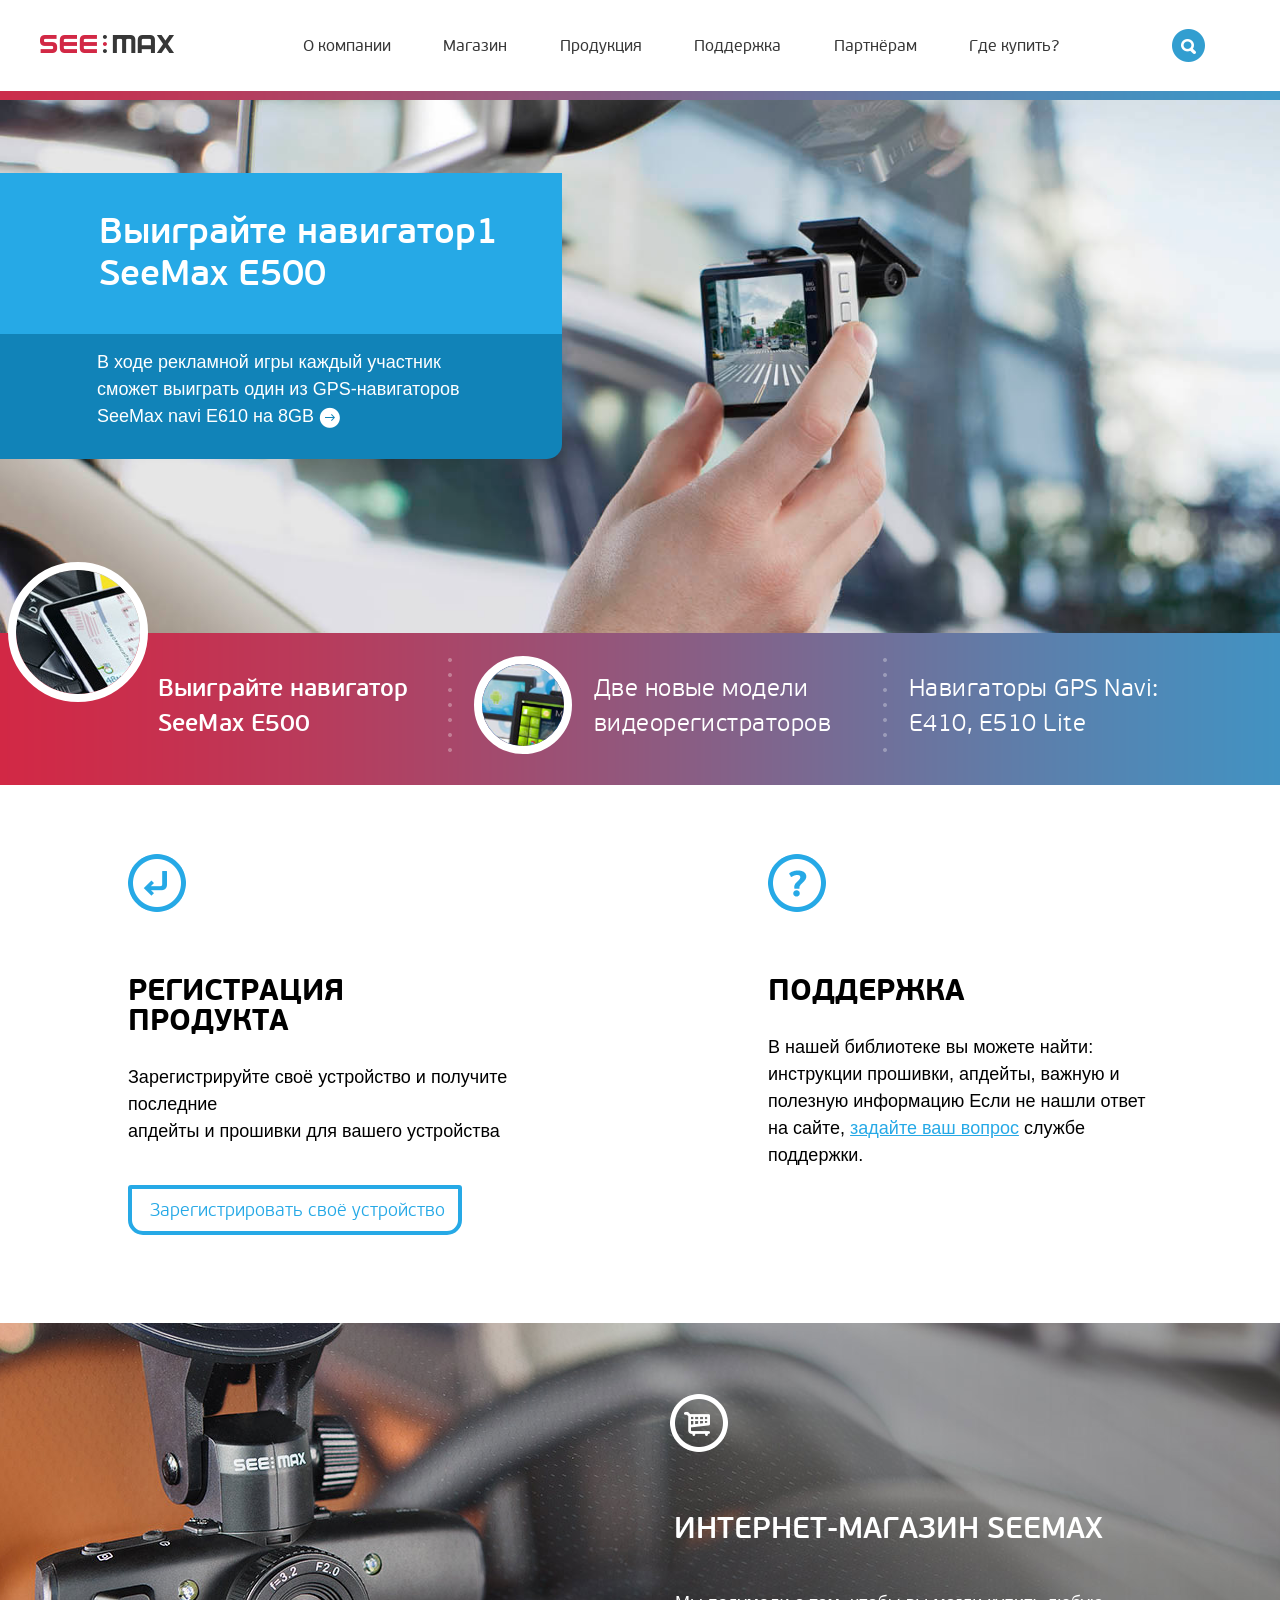
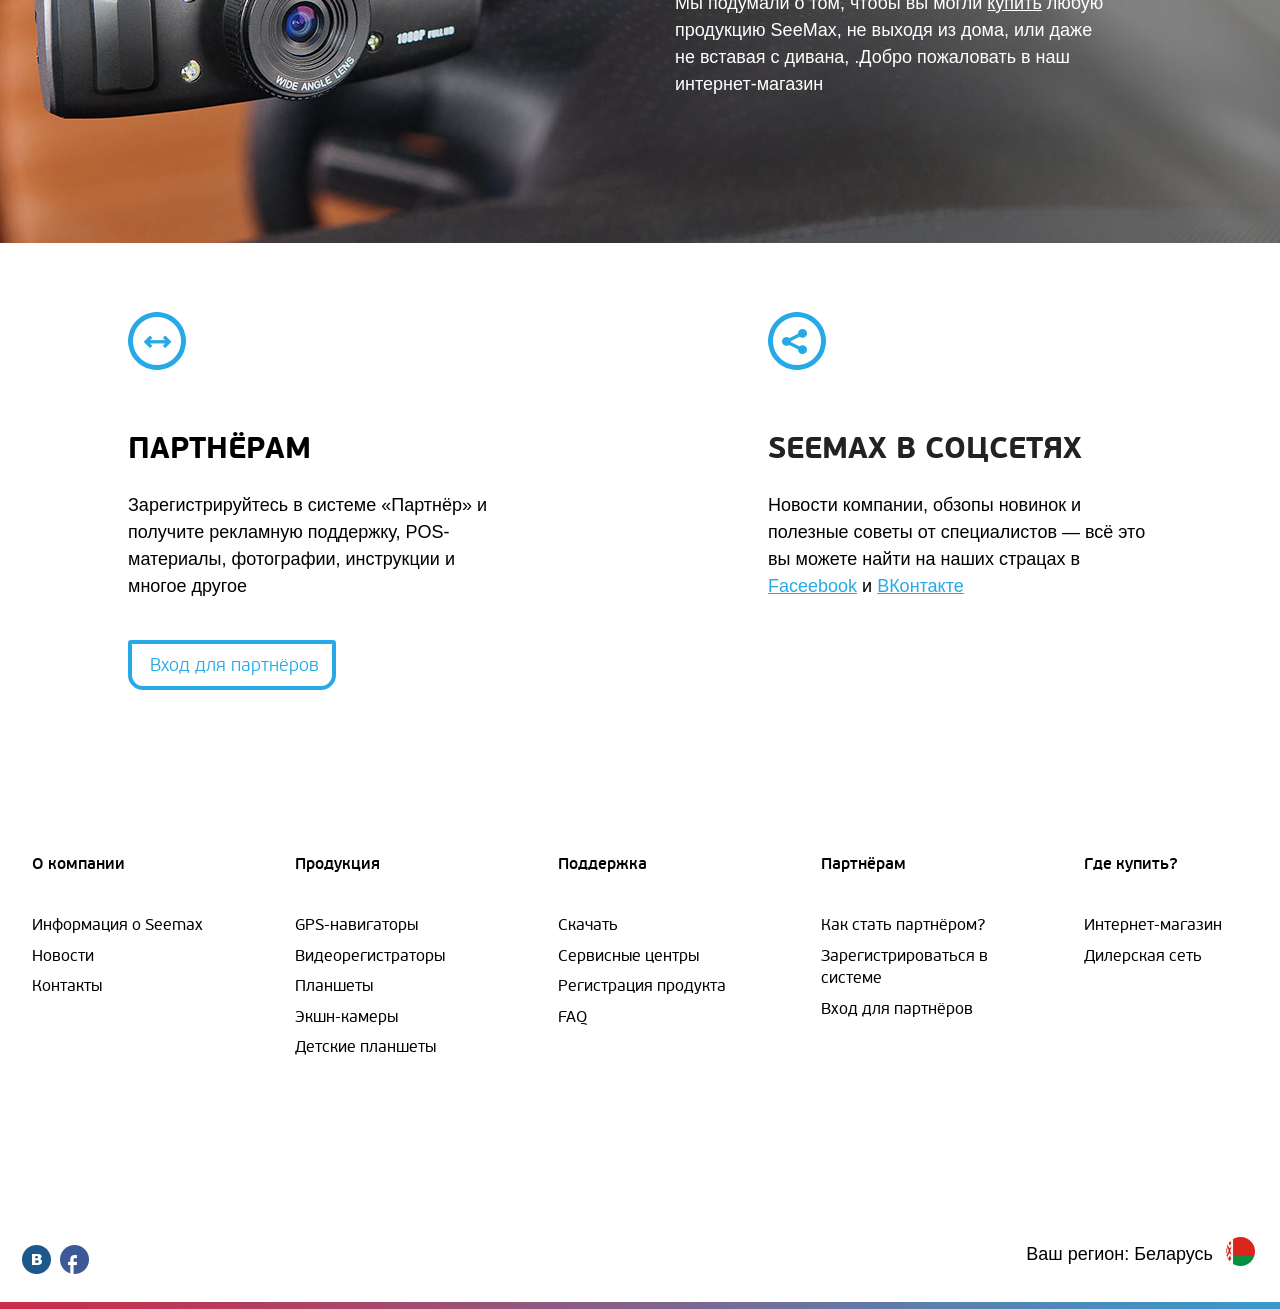
<file: index.html>
<!DOCTYPE html>
<html>
    <head>
	<meta charset="UTF-8" />
	<title>see:max</title>
	<link rel="stylesheet" type="text/css" href="public/css/desktop.css">
	<link rel="stylesheet" type="text/css" href="public/css/lib/default.css">
	<link rel="stylesheet" type="text/css" href="public/css/media-queries.css">

        <script type="text/javascript" src="public/js/lib/jquery-1.8.3.min.js"></script>
        <script type="text/javascript" src="public/js/main.js"></script>

</head>
<body>
	<div class="header">
			<div class="headerBord">
				<div class="header__bord bord_p"></div><!--footer__bord bord_p-->
				<div class="header__bord bord_b"></div><!--footer__bord bord_b-->
				<div class="header__bord bord_g"></div><!--footer__bord bord_g-->
			</div><!--hederBord-->
			<div class="header__search">
				<div class="header__searchI">
					<div class="logo">
						<a href="#"><img src="public/i/logo.png" alt=""></a>
					</div><!--logo-->
					<div class="search__slog">
						<i></i>
						<input type="text">
					</div><!--search__slog-->
					<i class="close_ar"></i>
					<i class="close_cross"></i>
				</div><!--header__searchI-->
				<div class="search__menu">
					<div class="search__bord bord_p"></div><!--footer__bord bord_p-->
					<div class="search__bord bord_b"></div><!--footer__bord bord_b-->
					<div class="serch__menuI">
						<ul>
							<li><a href="#"><span>Акция! Выиграйте наигатор SeeMax E500</span><i></i></a></li>
							<li><a href="#"><span>Обзор наигатора SeeMax E500</span><i></i></a></li>
							<li><a href="#"><span>Купить наигатор SeeMax E500</span><i></i></a></li>
						</ul>
					</div><!--serch__menuI-->
				</div><!--search__menu-->
			</div><!--header__search-->
			<div class="header__i">
				<div class="header__norm">
					<div class="logo">
						<a href="#"><img src="public/i/logo.png" alt=""></a>
					</div><!--logo-->
					<div class="mainMenu">
						<ul>
							<li><a href="#">О компании</a></li>
							<li><a href="#">Магазин</a></li>
							<li class="with-sub"><a href="#">Продукция</a></li>
							<li><a href="#">Поддержка</a></li>
							<li><a href="#">Партнёрам</a></li>
							<li><a href="#">Где купить?</a></li>
						</ul>
					</div><!--mainMenu-->
					<div class="search">
						<i></i>
					</div><!--search-->
				</div><!--header__norm-->
			</div><!--header__i-->
			<div class="mainMenu__add">
				<div class="search__bord bord_p"></div>
				<div class="search__bord bord_b"></div>
				<div class="mainMenu__add_i">
					<ul>
						<li><a href="#">GPS-навигаторы</a></li>
						<li><a href="#">Видеорегистраторы</a></li>
						<li><a href="#">Планшеты</a></li>
						<li><a href="#">Экшн-камеры</a></li>
						<li><a href="#">Детские планшеты</a></li>
					</ul>
				</div>
			</div><!--mainMenu__add-->
		</div><!--header-->
	<div class="page">
		<div class="centralPage">
			<div class="sliderBox">
				<div class="slider__i slider_bg_1">
					<div class="slider__ii">
						<a href="#" class="linkSlide"><img src="public/i/img/pic1.jpg"></a>
						<a href="#" class="slider__title">
							<h2>Выиграйте навигатор1 <br />SeeMax E500</h2>
							<div class="slider__txt">
								В ходе рекламной игры каждый участник сможет выиграть один из GPS-навигаторов SeeMax navi E610 на 8GB <i class="arDescr"></i>
							</div><!--slider__txt-->
						</a><!--slider__title-->
					</div>
				</div>
				<div class="slider__i slider_bg_2">
					<div class="slider__ii">
						<a href="#" class="linkSlide"><img src="public/i/img/pic2.jpg"></a>
						<a href="#" class="slider__title">
							<h2>Выиграйте навигатор2 <br />SeeMax E500</h2>
							<div class="slider__txt">
								В ходе рекламной игры каждый участник сможет выиграть один из GPS-навигаторов SeeMax navi E610 на 8GB <i class="arDescr"></i>
							</div><!--slider__txt-->
						</a><!--slider__title-->
					</div>
				</div>
				<div class="slider__i slider_bg_3">
					<div class="slider__ii">
						<a href="#" class="linkSlide"><img src="public/i/img/pic3.jpg"></a>
						<a href="#" class="slider__title">
							<h2>Выиграйте навигатор3 <br />SeeMax E500</h2>
							<div class="slider__txt">
								В ходе рекламной игры каждый участник сможет выиграть один из GPS-навигаторов SeeMax navi E610 на 8GB <i class="arDescr"></i>
							</div><!--slider__txt-->
						</a><!--slider__title-->
					</div><!--slider__ii-->
				</div><!--slider__i-->

				<div class="slider__nav">
					<div class="nav__i cur" slide="1">
						<div class="nav__img">
							<div class="boxImg">
								<img src="public/i/img/minipic2.jpg" alt="">
							</div><!--boxImg-->
						</div><!--nav__img-->
						<div class="nav__title">
							Выиграйте навигатор <br />SeeMax E500
						</div><!--nav__title-->
					</div><!--nav__i-->
					<div class="nav__i" slide="2">
						<div class="nav__img">
							<div class="boxImg">
								<img src="public/i/img/minipic.jpg" alt="">
							</div><!--boxImg-->
						</div><!--nav__img-->
						<div class="nav__title">
							Две новые модели <br />видеорегистраторов
						</div><!--nav__title-->
					</div><!--nav__i-->
					<div class="nav__i" slide="3">
						<div class="nav__title">
							Навигаторы GPS Navi: <br />E410, E510 Lite
						</div><!--nav__title-->
					</div><!--nav__i-->
				</div><!--slider__nav-->
			</div><!--sliderBox-->
			<div class="optionBox">
				<div class="optionItem left">
					<i class="optionIcon icon_reg"></i>
					<h3 class="optionTitle"><a href="#">Регистрация продукта</a></h3>
					<div class="optionDescr">
						Зарегистрируйте своё устройство и получите последние <br>апдейты и прошивки для вашего устройства
					</div><!--optionDescr-->
					<a href="#" class="cloudBtn"> Зарегистрировать своё устройство</a>
				</div><!--optionItem-->
				<div class="optionItem right">
					<i class="optionIcon icon_help"></i>
					<h3 class="optionTitle"><a href="#">Поддержка</a></h3>
					<div class="optionDescr">
						В нашей библиотеке вы можете найти: инструкции прошивки, апдейты, важную и полезную  информацию Если не нашли ответ на сайте, <a href="#">задайте  ваш вопрос</a> службе поддержки.
					</div><!--optionDescr-->
				</div><!--optionItem-->
			</div><!--optionBox-->
			<div class="bannerBox">
				<div class="bannerBox__i">
					<div class="bannerDescr">
						<i class="iconBan"></i>
						<h3 class="titleBan"><a href="#">Интернет-магазин Seemax</a></h3>
						<div class="txtBan">
							Мы подумали о том, чтобы вы могли <a href="#">купить</a> любую продукцию SeeMax, не выходя из дома, или даже не вставая с дивана, .Добро пожаловать в наш интернет-магазин
						</div><!--txtBan-->
					</div><!--bannerDescr-->
				</div><!--bannerBox__i-->
			</div><!--bannerBox-->
			<div class="optionBox">
				<div class="optionItem left">
					<i class="optionIcon icon_part"></i>
					<h3 class="optionTitle"><a href="#">Партнёрам</a></h3>
					<div class="optionDescr">
						Зарегистрируйтесь в системе «Партнёр» и получите
						рекламную поддержку, POS-материалы, фотографии,
						инструкции и многое другое
					</div><!--optionDescr-->
					<a href="#" class="cloudBtn">Вход для партнёров</a>
				</div><!--optionItem-->
				<div class="optionItem right">
					<i class="optionIcon icon_soc"></i>
					<h3 class="optionTitle">Seemax в соцсетях</h3>
					<div class="optionDescr">
						Новости компании, обзопы новинок и полезные советы
						от специалистов — всё это вы можете найти на наших
						страцах в <a href="#">Faceebook</a> и <a href="#">ВКонтакте</a>
					</div><!--optionDescr-->
				</div><!--optionItem-->
			</div><!--optionBox-->
		</div><!--centralPage-->
		<div class="addMenu">
			<ul class="cols">
				<li class="titleLink"><a href="#">О компании</a></li>
				<li><a href="#">Информация о Seemax</a></li>
				<li><a href="#">Новости</a></li>
				<li><a href="#">Контакты</a></li>
			</ul>
			<ul class="cols">
				<li class="titleLink"><a href="#">Продукция</a></li>
				<li><a href="#">GPS-навигаторы</a></li>
				<li><a href="#">Видеорегистраторы</a></li>
				<li><a href="#">Планшеты</a></li>
				<li><a href="#">Экшн-камеры</a></li>
				<li><a href="#">Детские планшеты</a></li>
			</ul>
			<ul class="cols">
				<li class="titleLink"><a href="#">Поддержка</a></li>
				<li><a href="#">Скачать</a></li>
				<li><a href="#">Сервисные центры</a></li>
				<li><a href="#">Регистрация продукта</a></li>
				<li><a href="#">FAQ</a></li>
			</ul>
			<ul class="cols">
				<li class="titleLink"><a href="#">Партнёрам</a></li>
				<li><a href="#">Как стать партнёром?</a></li>
				<li><a href="#">Зарегистрироваться в системе</a></li>
				<li><a href="#">Вход для партнёров</a></li>
			</ul>
			<ul class="cols">
				<li class="titleLink"><a href="#">Где купить?</a></li>
				<li><a href="#">Интернет-магазин</a></li>
				<li><a href="#">Дилерская сеть</a></li>
			</ul>
		</div><!--addMenu-->
		<div class="footer">
			<div class="footerBord">
				<div class="footer__bord bord_p"></div><!--footer__bord bord_p-->
				<div class="footer__bord bord_b"></div><!--footer__bord bord_b-->
				<div class="footer__bord bord_g"></div><!--footer__bord bord_g-->
			</div><!--footerBord-->
			<div class="footer__i">
				<div class="social_f">
					<a href="#" class="vk"></a>
					<a href="#" class="fb"></a>
				</div><!--social_f-->
				<div class="region">
					Ваш регион: <span>Беларусь <i></i></span>
					<a href="#" class="rus">Россия <i></i></a>
					<a href="#" class="uk">Украина <i></i></a>
				</div><!--region-->
			</div><!--footer__i-->
		</div><!--footer-->
	</div><!--page-->
</body>
</html>
</file>
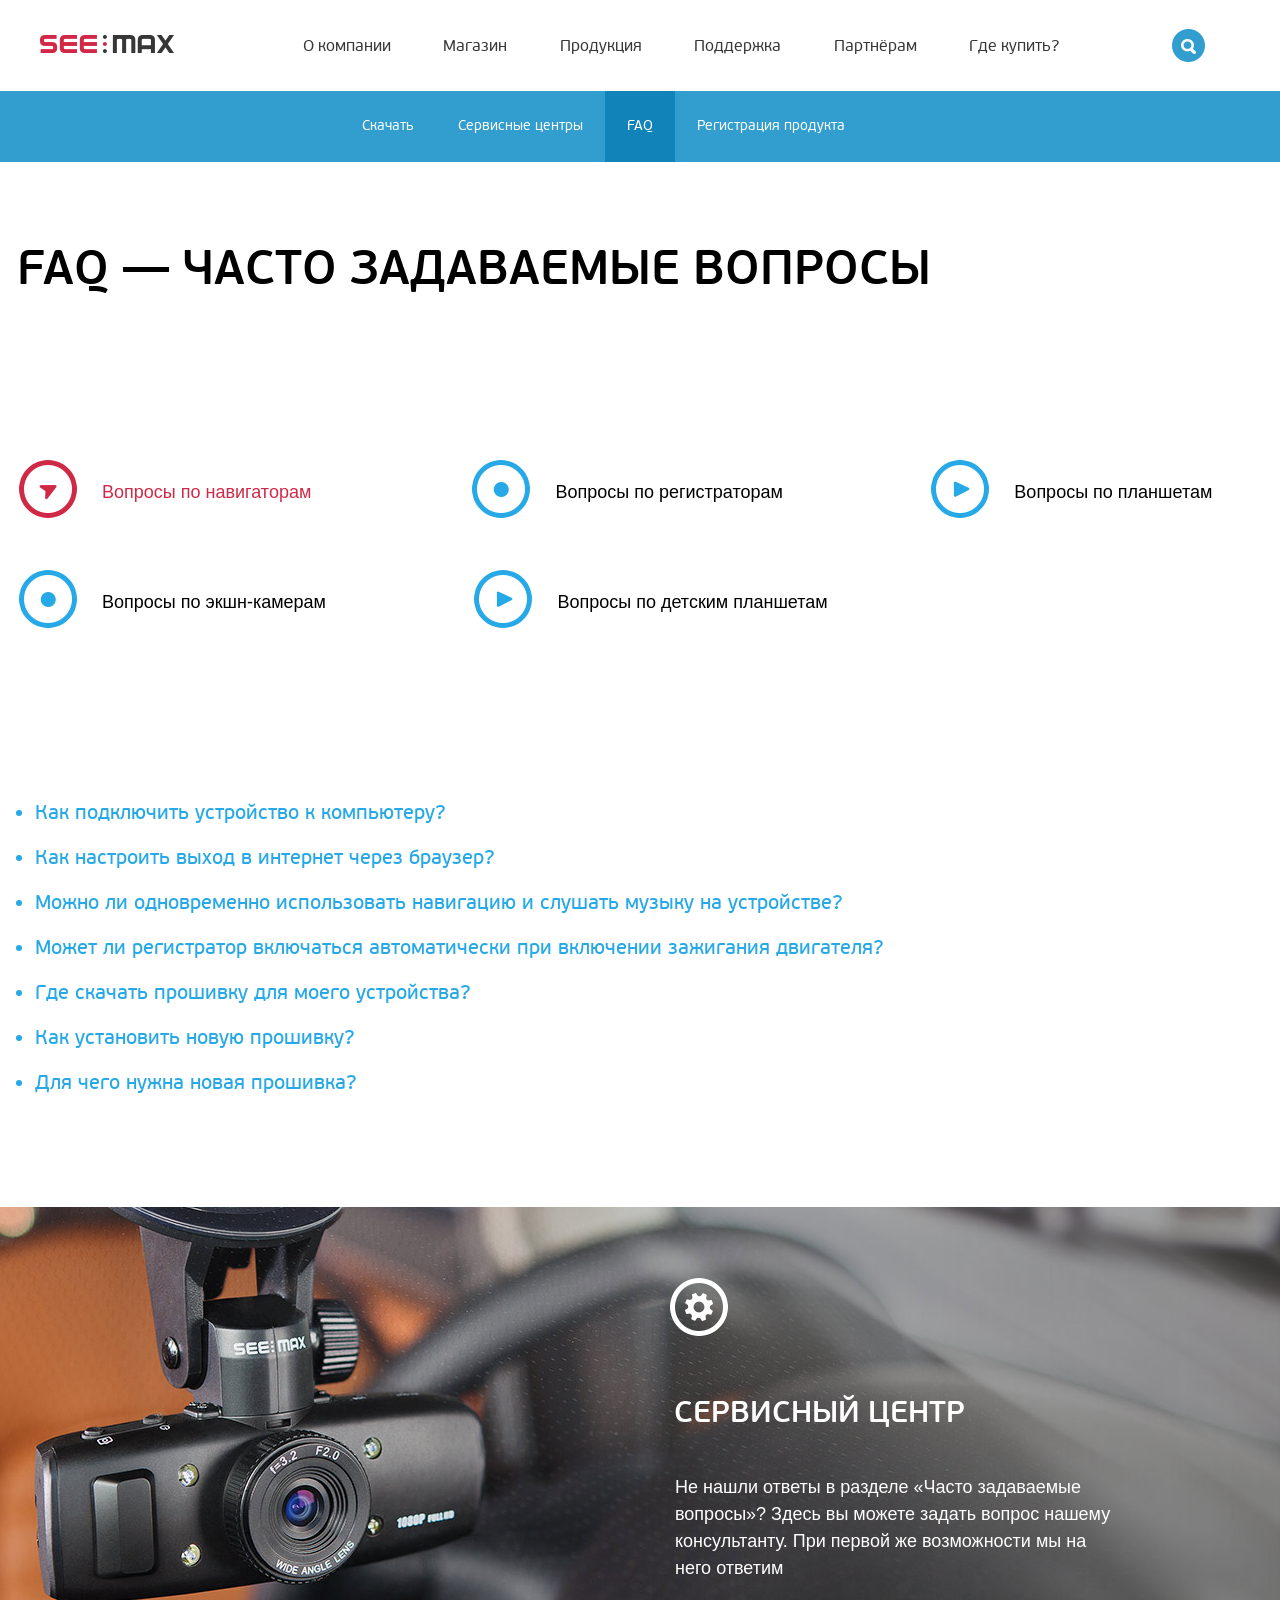
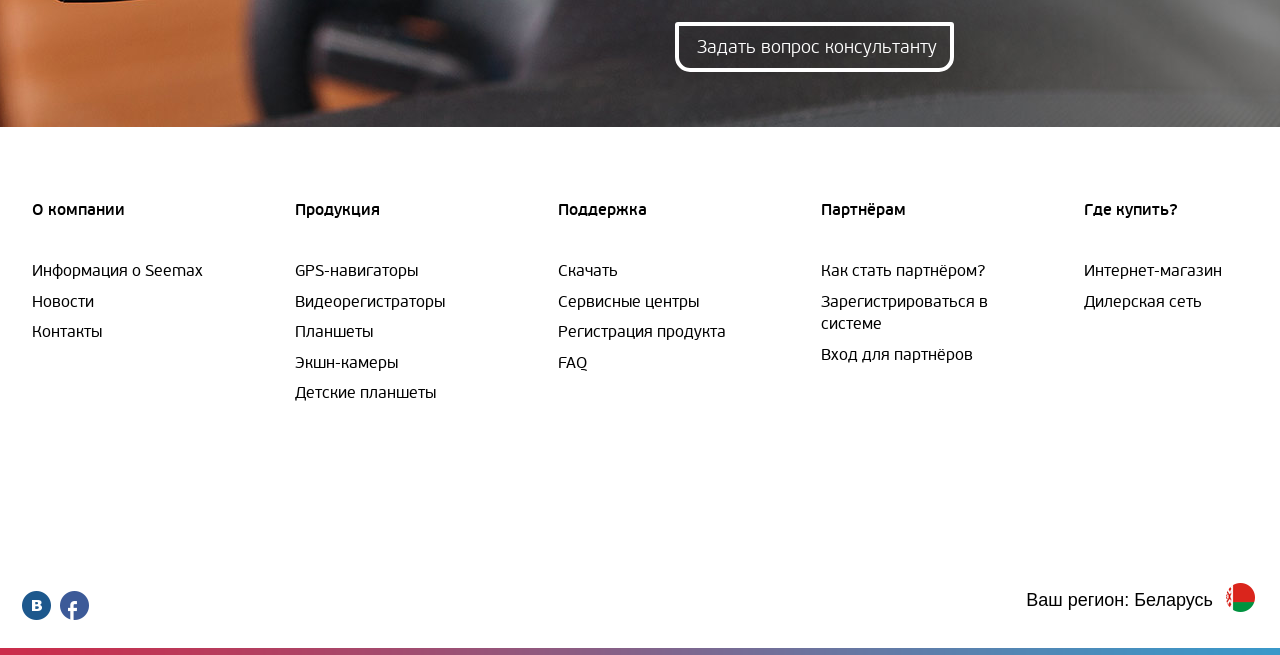
<file: faq.html>
<!DOCTYPE html>
<html>
<head>
	<meta charset="UTF-8" />
	<title>see:max</title>
	<link rel="stylesheet" type="text/css" href="public/css/desktop.css">
	<link rel="stylesheet" type="text/css" href="public/css/lib/default.css">
    <script type="text/javascript" src="public/js/lib/jquery-1.8.3.min.js"></script>
    <script type="text/javascript" src="public/js/main.js"></script>
    <script type="text/javascript" src="public/js/lib/jquery/jquery.carouFredSel-6.1.0-packed.js"></script>
</head>
<body>
	<div class="page second">
		<div class="header">
			<div class="header__search">
				<div class="header__searchI">
					<div class="logo">
						<a href="#"><img src="public/i/logo.png" alt=""></a>
					</div><!--logo-->
					<div class="search__slog">
						<i></i>
						<input type="text">
					</div><!--search__slog-->
					<i class="close_ar"></i>
					<i class="close_cross"></i>
				</div><!--header__searchI-->
				<div class="search__menu">
					<div class="search__bord bord_p"></div><!--footer__bord bord_p-->
					<div class="search__bord bord_b"></div><!--footer__bord bord_b-->
					<div class="serch__menuI">
						<ul>
							<li><a href="#"><span>Акция! Выиграйте наигатор SeeMax E500</span><i></i></a></li>
							<li><a href="#"><span>Обзор наигатора SeeMax E500</span><i></i></a></li>
							<li><a href="#"><span>Купить наигатор SeeMax E500</span><i></i></a></li>
						</ul>
					</div><!--serch__menuI-->
				</div><!--search__menu-->
			</div><!--header__search-->
			<div class="header__i">
				<div class="header__norm">
					<div class="logo">
						<a href="#"><img src="public/i/logo.png" alt=""></a>
					</div><!--logo-->
					<div class="mainMenu">
						<ul>
							<li><a href="#">О компании</a></li>
							<li><a href="#">Магазин</a></li>
							<li><a href="#">Продукция</a></li>
							<li><a href="#">Поддержка</a></li>
							<li><a href="#">Партнёрам</a></li>
							<li><a href="#">Где купить?</a></li>
						</ul>
					</div><!--mainMenu-->
					<div class="search">
						<i></i>
					</div><!--search-->
				</div><!--header__norm-->
			</div><!--header__i-->
			<div class="mainMenu__add">
				<div class="search__bord bord_p"></div>
				<div class="search__bord bord_b"></div>
				<div class="mainMenu__add_i">
					<ul>
						<li><a href="#">GPS-навигаторы</a></li>
						<li><a href="#">Видеорегистраторы</a></li>
						<li><a href="#">Планшеты</a></li>
						<li><a href="#">Экшн-камеры</a></li>
						<li><a href="#">Детские планшеты</a></li>
					</ul>
				</div>
			</div><!--mainMenu__add-->
		</div><!--header-->
		<div class="navigation__prod">
			<div class="navigation__prod_ii">
				<ul class="nav__prod__i">
					<li><a href="#">Скачать</a></li>
					<li><a href="#">Сервисные центры</a></li>
					<li class="cur"><a href="#">FAQ</a></li>
					<li><a href="#">Регистрация продукта</a></li>
				</ul>
			</div>
		</div><!--navigation-->
			<div class="contentBox">
				<div class="boxFaq__tab">
					<div class="miniBox__faq main_faq">
						<h3 class="title__faq">FAQ — часто задаваемые вопросы</h3>
						<ul class="nav__faq">
							<li class="current"><a href="#"><i class="navigation_i"></i>Вопросы по навигаторам</a></li>
							<li><a href="#"><i class="reg_i"></i>Вопросы по регистраторам</a></li>
							<li><a href="#"><i class="plan_i"></i>Вопросы по планшетам</a></li>
							<li><a href="#"><i class="reg_i"></i>Вопросы по экшн-камерам</a></li>
							<li><a href="#"><i class="plan_i"></i>Вопросы по детским планшетам</a></li>
						</ul>
					</div><!--miniBox__faq-->
					<div class="boxDescrCarousel">
						<div class="faqBox">
							<ul>
								<li>
									<a href="#" class="quest">Как подключить устройство к компьютеру?</a>
									<div class="answer">
										<strong>Ответ:</strong> Да, это нормально. Во время работы процессор нагревается.Для улучшения работы и долговечности прибора был использован алюминиевый корпус, который выполняет роль радиатора и рассеивает излишнее тепло в окружающую среду.
									</div><!--answer-->
								</li>
								<li>
									<a href="#" class="quest">Как настроить выход в интернет через браузер?</a>
									<div class="answer">
										<strong>Ответ:</strong> Да, это нормально. Во время работы процессор нагревается.Для улучшения работы и долговечности прибора был использован алюминиевый корпус, который выполняет роль радиатора и рассеивает излишнее тепло в окружающую среду.
									</div><!--answer-->
								</li>
								<li>
									<a href="#" class="quest">Можно ли одновременно использовать навигацию и слушать музыку на устройстве?</a>
									<div class="answer">
										<strong>Ответ:</strong> Да, это нормально. Во время работы процессор нагревается.Для улучшения работы и долговечности прибора был использован алюминиевый корпус, который выполняет роль радиатора и рассеивает излишнее тепло в окружающую среду.
									</div><!--answer-->
								</li>
								<li>
									<a href="#" class="quest">Может ли регистратор включаться автоматически при включении зажигания двигателя?</a>
									<div class="answer">
										<strong>Ответ:</strong> Да, это нормально. Во время работы процессор нагревается.Для улучшения работы и долговечности прибора был использован алюминиевый корпус, который выполняет роль радиатора и рассеивает излишнее тепло в окружающую среду.
									</div><!--answer-->
								</li>
								<li>
									<a href="#" class="quest">Где скачать прошивку для моего устройства?</a>
									<div class="answer">
										<strong>Ответ:</strong> Да, это нормально. Во время работы процессор нагревается.Для улучшения работы и долговечности прибора был использован алюминиевый корпус, который выполняет роль радиатора и рассеивает излишнее тепло в окружающую среду.
									</div><!--answer-->
								</li>
								<li>
									<a href="#" class="quest">Как установить новую прошивку?</a>
									<div class="answer">
										<strong>Ответ:</strong> Да, это нормально. Во время работы процессор нагревается.Для улучшения работы и долговечности прибора был использован алюминиевый корпус, который выполняет роль радиатора и рассеивает излишнее тепло в окружающую среду.
									</div><!--answer-->
								</li>
								<li>
									<a href="#" class="quest">Для чего нужна новая прошивка? </a>
									<div class="answer">
										<strong>Ответ:</strong> Да, это нормально. Во время работы процессор нагревается.Для улучшения работы и долговечности прибора был использован алюминиевый корпус, который выполняет роль радиатора и рассеивает излишнее тепло в окружающую среду.
									</div><!--answer-->
								</li>
							</ul>
						</div><!--faqBox-->
						<div class="faqBox">
							<ul>
								<li>
									<a href="#" class="quest">Как подключить устройство к компьютеру?</a>
									<div class="answer">
										<strong>Ответ:</strong> Да, это нормально. Во время работы процессор нагревается.Для улучшения работы и долговечности прибора был использован алюминиевый корпус, который выполняет роль радиатора и рассеивает излишнее тепло в окружающую среду.
									</div><!--answer-->
								</li>
								<li>
									<a href="#" class="quest">Как настроить выход в интернет через браузер?</a>
									<div class="answer">
										<strong>Ответ:</strong> Да, это нормально. Во время работы процессор нагревается.Для улучшения работы и долговечности прибора был использован алюминиевый корпус, который выполняет роль радиатора и рассеивает излишнее тепло в окружающую среду.
									</div><!--answer-->
								</li>
								<li>
									<a href="#" class="quest">Можно ли одновременно использовать навигацию и слушать музыку на устройстве?</a>
									<div class="answer">
										<strong>Ответ:</strong> Да, это нормально. Во время работы процессор нагревается.Для улучшения работы и долговечности прибора был использован алюминиевый корпус, который выполняет роль радиатора и рассеивает излишнее тепло в окружающую среду.
									</div><!--answer-->
								</li>
								<li>
									<a href="#" class="quest">Может ли регистратор включаться автоматически при включении зажигания двигателя?</a>
									<div class="answer">
										<strong>Ответ:</strong> Да, это нормально. Во время работы процессор нагревается.Для улучшения работы и долговечности прибора был использован алюминиевый корпус, который выполняет роль радиатора и рассеивает излишнее тепло в окружающую среду.
									</div><!--answer-->
								</li>
								<li>
									<a href="#" class="quest">Где скачать прошивку для моего устройства?</a>
									<div class="answer">
										<strong>Ответ:</strong> Да, это нормально. Во время работы процессор нагревается.Для улучшения работы и долговечности прибора был использован алюминиевый корпус, который выполняет роль радиатора и рассеивает излишнее тепло в окружающую среду.
									</div><!--answer-->
								</li>
								<li>
									<a href="#" class="quest">Как установить новую прошивку?</a>
									<div class="answer">
										<strong>Ответ:</strong> Да, это нормально. Во время работы процессор нагревается.Для улучшения работы и долговечности прибора был использован алюминиевый корпус, который выполняет роль радиатора и рассеивает излишнее тепло в окружающую среду.
									</div><!--answer-->
								</li>
								<li>
									<a href="#" class="quest">Для чего нужна новая прошивка? </a>
									<div class="answer">
										<strong>Ответ:</strong> Да, это нормально. Во время работы процессор нагревается.Для улучшения работы и долговечности прибора был использован алюминиевый корпус, который выполняет роль радиатора и рассеивает излишнее тепло в окружающую среду.
									</div><!--answer-->
								</li>
							</ul>
						</div><!--faqBox-->
						<div class="faqBox">
							<ul>
								<li>
									<a href="#" class="quest">Как подключить устройство к компьютеру?</a>
									<div class="answer">
										<strong>Ответ:</strong> Да, это нормально. Во время работы процессор нагревается.Для улучшения работы и долговечности прибора был использован алюминиевый корпус, который выполняет роль радиатора и рассеивает излишнее тепло в окружающую среду.
									</div><!--answer-->
								</li>
								<li>
									<a href="#" class="quest">Как настроить выход в интернет через браузер?</a>
									<div class="answer">
										<strong>Ответ:</strong> Да, это нормально. Во время работы процессор нагревается.Для улучшения работы и долговечности прибора был использован алюминиевый корпус, который выполняет роль радиатора и рассеивает излишнее тепло в окружающую среду.
									</div><!--answer-->
								</li>
								<li>
									<a href="#" class="quest">Можно ли одновременно использовать навигацию и слушать музыку на устройстве?</a>
									<div class="answer">
										<strong>Ответ:</strong> Да, это нормально. Во время работы процессор нагревается.Для улучшения работы и долговечности прибора был использован алюминиевый корпус, который выполняет роль радиатора и рассеивает излишнее тепло в окружающую среду.
									</div><!--answer-->
								</li>
								<li>
									<a href="#" class="quest">Может ли регистратор включаться автоматически при включении зажигания двигателя?</a>
									<div class="answer">
										<strong>Ответ:</strong> Да, это нормально. Во время работы процессор нагревается.Для улучшения работы и долговечности прибора был использован алюминиевый корпус, который выполняет роль радиатора и рассеивает излишнее тепло в окружающую среду.
									</div><!--answer-->
								</li>
								<li>
									<a href="#" class="quest">Где скачать прошивку для моего устройства?</a>
									<div class="answer">
										<strong>Ответ:</strong> Да, это нормально. Во время работы процессор нагревается.Для улучшения работы и долговечности прибора был использован алюминиевый корпус, который выполняет роль радиатора и рассеивает излишнее тепло в окружающую среду.
									</div><!--answer-->
								</li>
								<li>
									<a href="#" class="quest">Как установить новую прошивку?</a>
									<div class="answer">
										<strong>Ответ:</strong> Да, это нормально. Во время работы процессор нагревается.Для улучшения работы и долговечности прибора был использован алюминиевый корпус, который выполняет роль радиатора и рассеивает излишнее тепло в окружающую среду.
									</div><!--answer-->
								</li>
								<li>
									<a href="#" class="quest">Как установить новую прошивку?</a>
									<div class="answer">
										<strong>Ответ:</strong> Да, это нормально. Во время работы процессор нагревается.Для улучшения работы и долговечности прибора был использован алюминиевый корпус, который выполняет роль радиатора и рассеивает излишнее тепло в окружающую среду.
									</div><!--answer-->
								</li>
								<li>
									<a href="#" class="quest">Как установить новую прошивку?</a>
									<div class="answer">
										<strong>Ответ:</strong> Да, это нормально. Во время работы процессор нагревается.Для улучшения работы и долговечности прибора был использован алюминиевый корпус, который выполняет роль радиатора и рассеивает излишнее тепло в окружающую среду.
									</div><!--answer-->
								</li>
								<li>
									<a href="#" class="quest">Как установить новую прошивку?</a>
									<div class="answer">
										<strong>Ответ:</strong> Да, это нормально. Во время работы процессор нагревается.Для улучшения работы и долговечности прибора был использован алюминиевый корпус, который выполняет роль радиатора и рассеивает излишнее тепло в окружающую среду.
									</div><!--answer-->
								</li>
								<li>
									<a href="#" class="quest">Для чего нужна новая прошивка? </a>
									<div class="answer">
										<strong>Ответ:</strong> Да, это нормально. Во время работы процессор нагревается.Для улучшения работы и долговечности прибора был использован алюминиевый корпус, который выполняет роль радиатора и рассеивает излишнее тепло в окружающую среду.
									</div><!--answer-->
								</li>
							</ul>
						</div><!--faqBox-->
					</div><!--boxDescrCarousel-->
				</div><!--boxFaq__tab-->
				<div class="bannerBox">
					<div class="bannerBox__i">
						<div class="bannerDescr">
							<i class="iconBan serv"></i>
							<h3 class="titleBan"><a href="#">сервисный центр</a></h3>
							<div class="txtBan">
								<p>
								Не нашли ответы в разделе «Часто задаваемые вопросы»? Здесь вы можете задать вопрос нашему консультанту. При первой же возможности мы на  него ответим
								</p>
								<a href="#" class="cloudBtn">Задать вопрос консультанту</a>
							</div><!--txtBan-->
						</div><!--bannerDescr-->
					</div><!--bannerBox__i-->
				</div><!--bannerBox-->
			</div><!--contentBox-->
		<div class="addMenu">
			<ul class="cols">
				<li class="titleLink"><a href="#">О компании</a></li>
				<li><a href="#">Информация о Seemax</a></li>
				<li><a href="#">Новости</a></li>
				<li><a href="#">Контакты</a></li>
			</ul>
			<ul class="cols">
				<li class="titleLink"><a href="#">Продукция</a></li>
				<li><a href="#">GPS-навигаторы</a></li>
				<li><a href="#">Видеорегистраторы</a></li>
				<li><a href="#">Планшеты</a></li>
				<li><a href="#">Экшн-камеры</a></li>
				<li><a href="#">Детские планшеты</a></li>
			</ul>
			<ul class="cols">
				<li class="titleLink"><a href="#">Поддержка</a></li>
				<li><a href="#">Скачать</a></li>
				<li><a href="#">Сервисные центры</a></li>
				<li><a href="#">Регистрация продукта</a></li>
				<li><a href="#">FAQ</a></li>
			</ul>
			<ul class="cols">
				<li class="titleLink"><a href="#">Партнёрам</a></li>
				<li><a href="#">Как стать партнёром?</a></li>
				<li><a href="#">Зарегистрироваться в системе</a></li>
				<li><a href="#">Вход для партнёров</a></li>
			</ul>
			<ul class="cols">
				<li class="titleLink"><a href="#">Где купить?</a></li>
				<li><a href="#">Интернет-магазин</a></li>
				<li><a href="#">Дилерская сеть</a></li>
			</ul>
		</div><!--addMenu-->
		<div class="footer">
			<div class="footerBord">
				<div class="footer__bord bord_p"></div><!--footer__bord bord_p-->
				<div class="footer__bord bord_b"></div><!--footer__bord bord_b-->
				<div class="footer__bord bord_g"></div><!--footer__bord bord_g-->
			</div><!--footerBord-->
			<div class="footer__i">
				<div class="social_f">
					<a href="#" class="vk"></a>
					<a href="#" class="fb"></a>
				</div><!--social_f-->
				<div class="region">
					Ваш регион: <span>Беларусь <i></i></span>
					<a href="#" class="rus">Россия <i></i></a>
					<a href="#" class="uk">Украина <i></i></a>
				</div><!--region-->
			</div><!--footer__i-->
		</div><!--footer-->
	</div><!--page-->
</body>
</html>
</file>
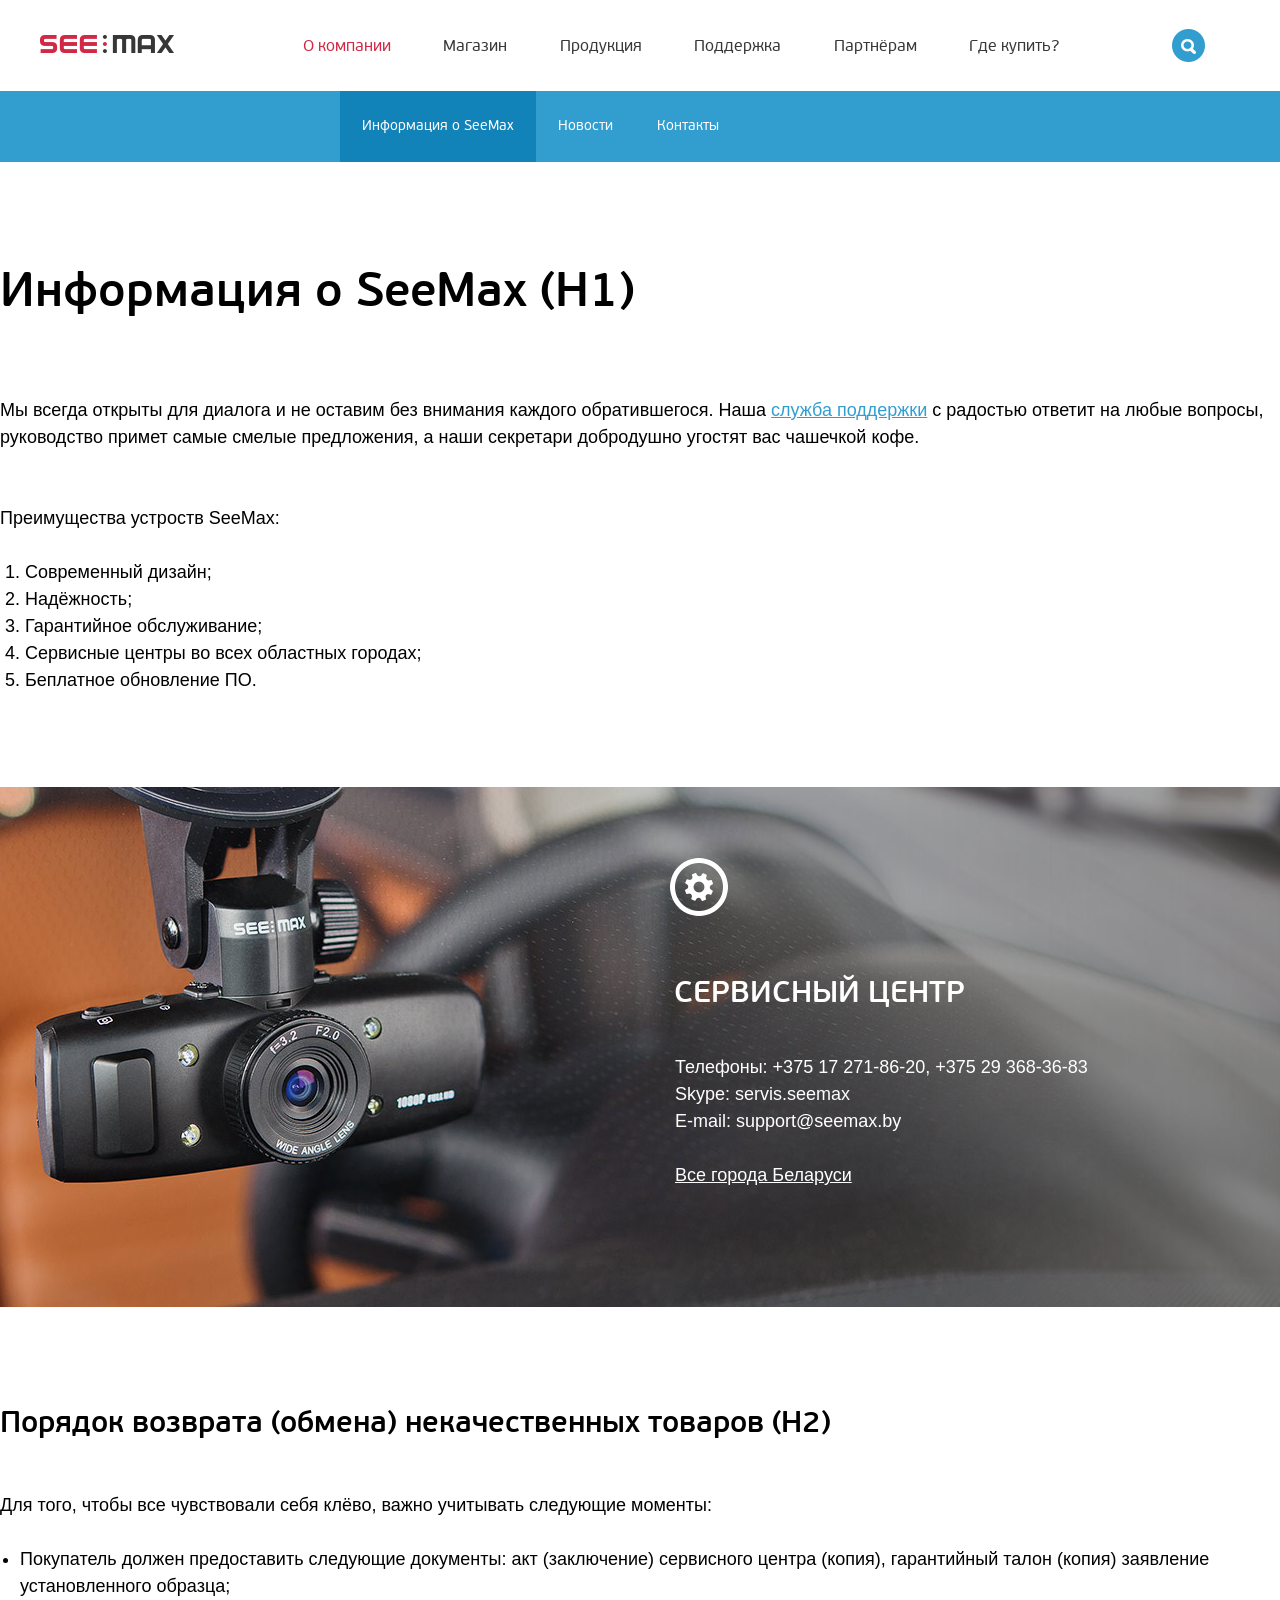
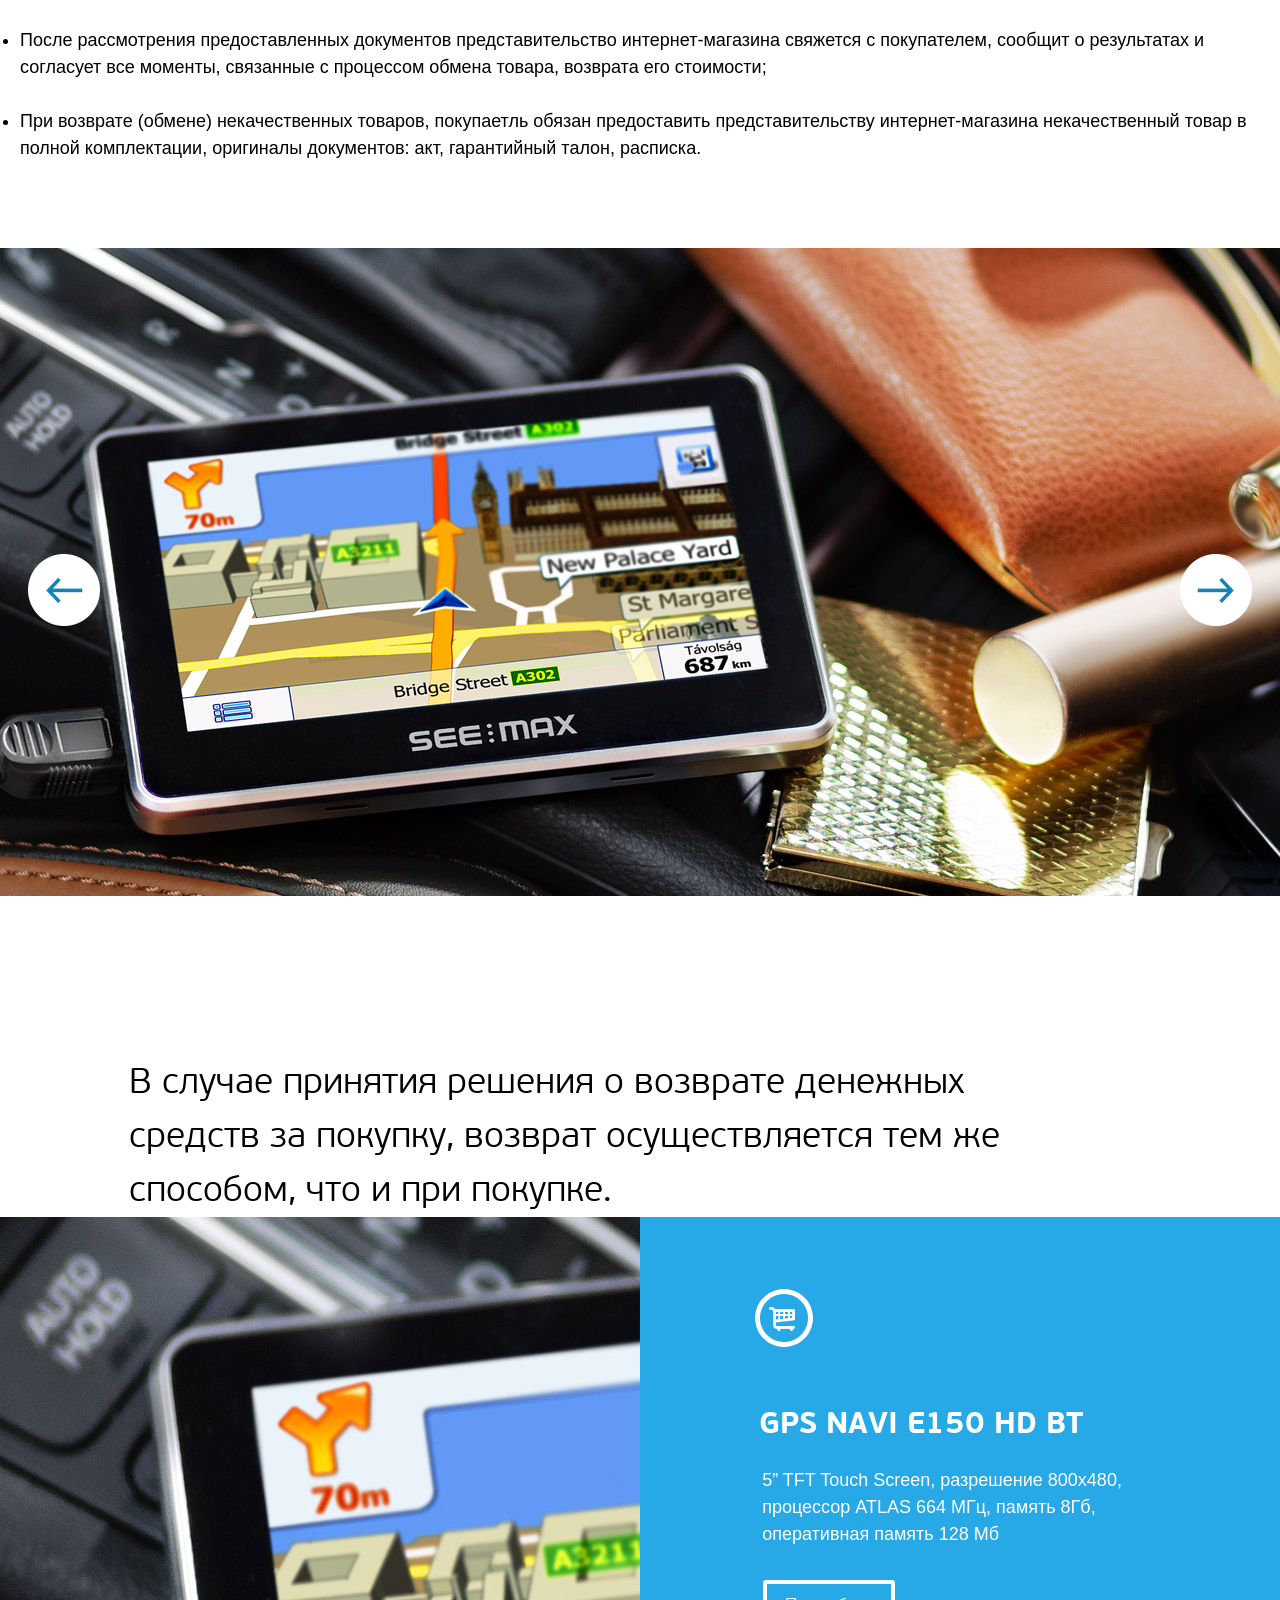
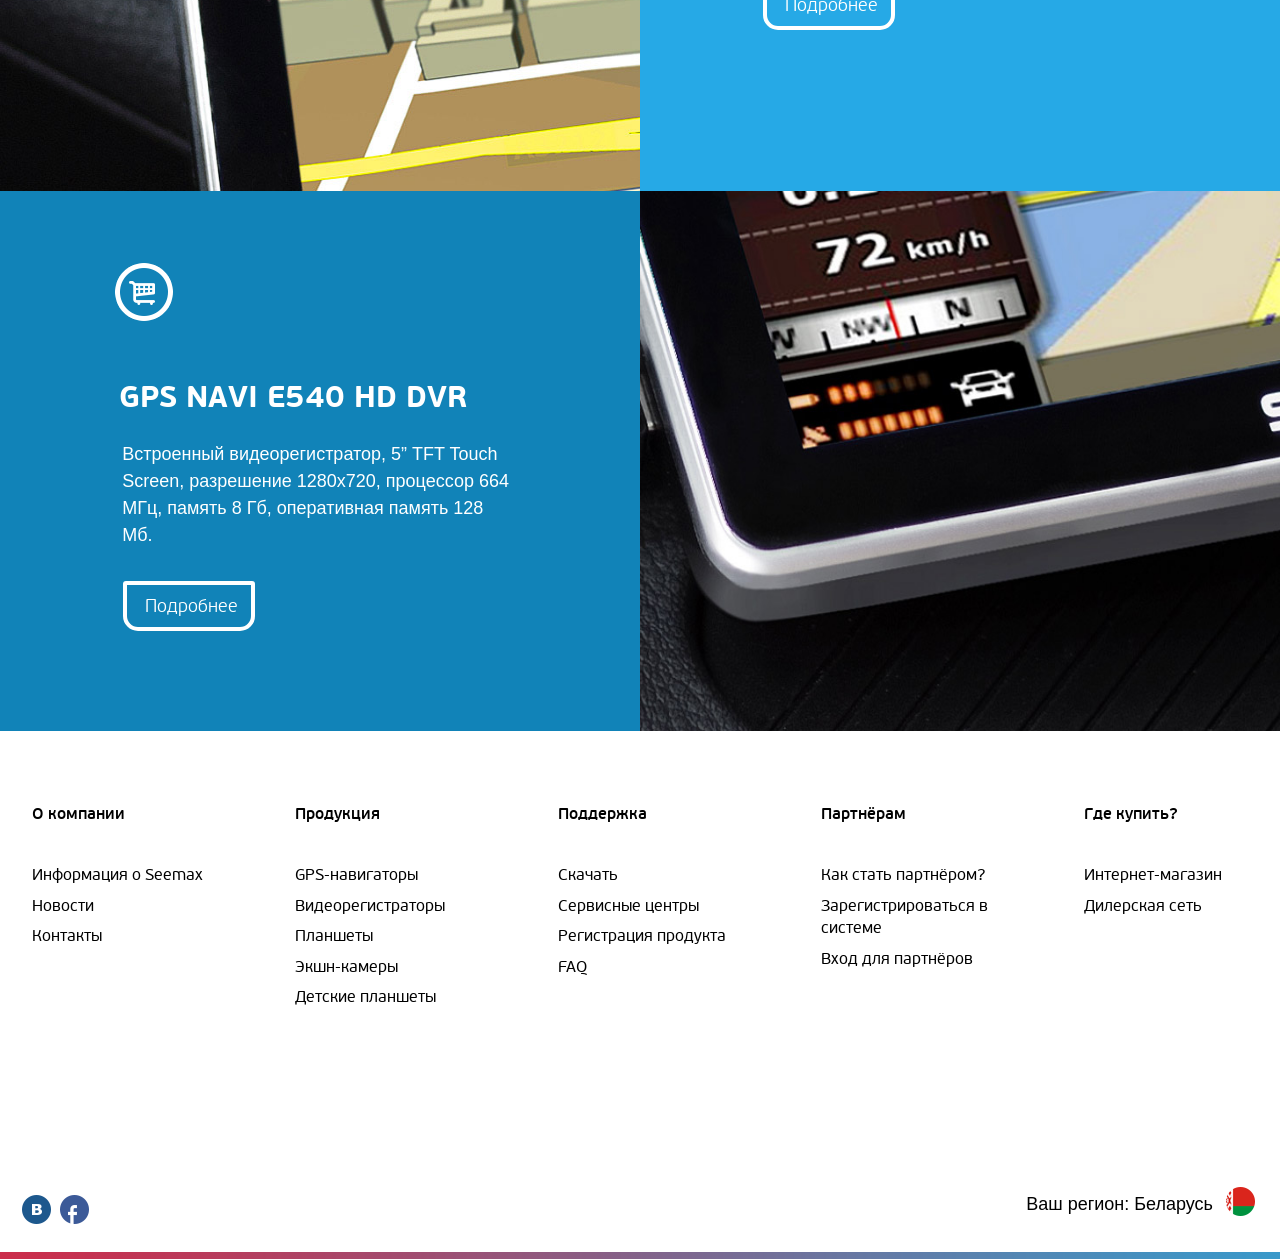
<file: information.html>
<!DOCTYPE html>
<html>
    <head>
	<meta charset="UTF-8" />
	<title>see:max</title>
	<link rel="stylesheet" type="text/css" href="public/css/desktop.css">
	<link rel="stylesheet" type="text/css" href="public/css/lib/default.css">

    <script type="text/javascript" src="public/js/lib/jquery-1.8.3.min.js"></script>
    <script type="text/javascript" src="public/js/main.js"></script>
    <script type="text/javascript" src="public/js/lib/jquery/jquery.carouFredSel-6.1.0-packed.js"></script>

</head>
<body>
	<div class="page second">
		<div class="header">
			<div class="header__search">
				<div class="header__searchI">
					<div class="logo">
						<a href="#"><img src="public/i/logo.png" alt=""></a>
					</div><!--logo-->
					<div class="search__slog">
						<i></i>
						<input type="text">
					</div><!--search__slog-->
					<i class="close_ar"></i>
					<i class="close_cross"></i>
				</div><!--header__searchI-->
				<div class="search__menu">
					<div class="search__bord bord_p"></div><!--footer__bord bord_p-->
					<div class="search__bord bord_b"></div><!--footer__bord bord_b-->
					<div class="serch__menuI">
						<ul>
							<li><a href="#"><span>Акция! Выиграйте наигатор SeeMax E500</span><i></i></a></li>
							<li><a href="#"><span>Обзор наигатора SeeMax E500</span><i></i></a></li>
							<li><a href="#"><span>Купить наигатор SeeMax E500</span><i></i></a></li>
						</ul>
					</div><!--serch__menuI-->
				</div><!--search__menu-->
			</div><!--header__search-->
			<div class="header__i">
				<div class="header__norm">
					<div class="logo">
						<a href="#"><img src="public/i/logo.png" alt=""></a>
					</div><!--logo-->
					<div class="mainMenu">
						<ul>
							<li class="cur"><a href="#">О компании</a></li>
							<li><a href="#">Магазин</a></li>
							<li><a href="#">Продукция</a></li>
							<li><a href="#">Поддержка</a></li>
							<li><a href="#">Партнёрам</a></li>
							<li><a href="#">Где купить?</a></li>
						</ul>
					</div><!--mainMenu-->
					<div class="search">
						<i></i>
					</div><!--search-->
				</div><!--header__norm-->
			</div><!--header__i-->
			<div class="mainMenu__add">
				<div class="search__bord bord_p"></div>
				<div class="search__bord bord_b"></div>
				<div class="mainMenu__add_i">
					<ul>
						<li><a href="#">GPS-навигаторы</a></li>
						<li><a href="#">Видеорегистраторы</a></li>
						<li><a href="#">Планшеты</a></li>
						<li><a href="#">Экшн-камеры</a></li>
						<li><a href="#">Детские планшеты</a></li>
					</ul>
				</div>
			</div><!--mainMenu__add-->
		</div><!--header-->		
		<div class="navigation__prod">
			<div class="navigation__prod_ii">
				<ul class="nav__prod__i">
					<li class="cur"><a href="#">Информация о SeeMax</a></li>
					<li><a href="#">Новости</a></li>
					<li><a href="#">Контакты</a></li>
				</ul>
			</div><!--navigation__prod_ii-->
		</div><!--navigation-->
			<div class="contentBox">
				<div class="content">
					<h1>Информация о SeeMax (H1)</h1>
					<p>Мы всегда открыты для диалога и не оставим без внимания каждого обратившегося. Наша <a href="#">служба поддержки</a> с радостью ответит на любые вопросы,
				руководство примет самые смелые предложения, а наши секретари добродушно угостят вас чашечкой кофе.</p>
					<p>Преимущества устроств SeeMax:</p>
					<ol>
						<li>Современный дизайн;</li>
						<li>Надёжность;</li>
						<li>Гарантийное обслуживание;</li>
						<li>Сервисные центры во всех областных городах;</li>
						<liРегистрация продуктов онлайн;></li>
						<li>Беплатное обновление ПО.</li>
					</ol>
					<div class="bannerBox">
						<div class="bannerBox__i">
							<div class="bannerDescr">
								<i class="iconBan serv"></i>
								<h3 class="titleBan"><a href="#">сервисный центр</a></h3>
								<div class="txtBan">
									Телефоны: +375 17 271-86-20, +375 29 368-36-83 <br />
									Skype: servis.seemax <br />
									E-mail: support@seemax.by <br /><br />
									<a href="#">Все города Беларуси</a>
								</div><!--txtBan-->
							</div><!--bannerDescr-->
						</div><!--bannerBox__i-->
					</div><!--bannerBox-->
					<h2>Порядок возврата (обмена) некачественных товаров (H2)</h2>
					<p>Для того, чтобы все чувствовали себя клёво, важно учитывать следующие моменты:</p>
					<ul>
						<li>Покупатель должен предоставить следующие документы: акт (заключение) сервисного центра (копия), гарантийный талон (копия) заявление 
  							установленного образца;</li>
						<li>После рассмотрения предоставленных документов представительство интернет-магазина свяжется с покупателем, сообщит о результатах и согласует 
  							все моменты, связанные с процессом обмена товара, возврата его стоимости;</li>
						<li>При возврате (обмене) некачественных товаров, покупаетль обязан предоставить представительству интернет-магазина некачественный товар 
  							в полной  комплектации, оригиналы документов: акт, гарантийный талон, расписка. </li>
					</ul>
					<div class="galleryBox">
						<i class="gal__a prev"></i>
						<i class="gal__a next"></i>
						<div class="gallery__i">
							<img src="public/i/pic_g.jpg" alt="">
							<img src="public/i/pic_g.jpg" alt="">
							<img src="public/i/pic_g.jpg" alt="">
							<img src="public/i/pic_g.jpg" alt="">
							<img src="public/i/pic_g.jpg" alt="">
							<img src="public/i/pic_g.jpg" alt="">
						</div><!--gallery__i-->
					</div><!--galleryBox-->
					<blockquote>В случае принятия решения о возврате денежных средств за покупку, возврат осуществляется тем же способом, что и при покупке. </blockquote>
				</div><!--content-->
				<div class="adBox">
					<div class="ad__i max top">
						<div class="ad__img">
							<img src="public/i/ban1.jpg" alt="">
							<div class="ad__img_h"></div><!--ad__img_h-->
						</div><!--ad__img-->
					</div><!--ad__i-->
					<div class="ad__i min top">
						<div class="ad__txt">
							<i class="ad__icon"></i>
							<div class="ad__txt_title">
								gps navi e150 hd bt
							</div><!--ad__txt_title-->
							<div class="ad__txt_i">
								5” TFT Touch Screen, разрешение 800х480,
								процессор ATLAS 664 МГц, память 8Гб,
								оперативная память 128 Мб 
							</div><!--add__txt_i-->
							<a href="#" class="cloudBtn">Подробнее</a>
						</div><!--ad__txt-->
					</div><!--ad__i-->
					<div class="ad__i max bot">
						<div class="ad__txt">
							<i class="ad__icon"></i>
							<div class="ad__txt_title">
								gps navi e540 hd dvr
							</div><!--ad__txt_title-->
							<div class="ad__txt_i">
								Встроенный видеорегистратор, 5” TFT  Touch Screen,
								разрешение 1280х720, процессор 664 МГц, память 8 Гб,
								оперативная память 128 Мб.
							</div><!--add__txt_i-->
							<a href="#" class="cloudBtn">Подробнее</a>
						</div><!--ad__txt-->
					</div><!--ad__i-->
					<div class="ad__i min bot">
						<div class="ad__img">
							<img src="public/i/ban2.jpg" alt="">
							<div class="ad__img_h"></div><!--ad__img_h-->
						</div><!--ad__img-->
					</div><!--ad__i-->
				</div><!--adBox-->
			</div><!--contentBox-->
		<div class="addMenu">
			<ul class="cols">
				<li class="titleLink"><a href="#">О компании</a></li>
				<li><a href="#">Информация о Seemax</a></li>
				<li><a href="#">Новости</a></li>
				<li><a href="#">Контакты</a></li>
			</ul>
			<ul class="cols">
				<li class="titleLink"><a href="#">Продукция</a></li>
				<li><a href="#">GPS-навигаторы</a></li>
				<li><a href="#">Видеорегистраторы</a></li>
				<li><a href="#">Планшеты</a></li>
				<li><a href="#">Экшн-камеры</a></li>
				<li><a href="#">Детские планшеты</a></li>
			</ul>
			<ul class="cols">
				<li class="titleLink"><a href="#">Поддержка</a></li>
				<li><a href="#">Скачать</a></li>
				<li><a href="#">Сервисные центры</a></li>
				<li><a href="#">Регистрация продукта</a></li>
				<li><a href="#">FAQ</a></li>
			</ul>
			<ul class="cols">
				<li class="titleLink"><a href="#">Партнёрам</a></li>
				<li><a href="#">Как стать партнёром?</a></li>
				<li><a href="#">Зарегистрироваться в системе</a></li>
				<li><a href="#">Вход для партнёров</a></li>
			</ul>
			<ul class="cols">
				<li class="titleLink"><a href="#">Где купить?</a></li>
				<li><a href="#">Интернет-магазин</a></li>
				<li><a href="#">Дилерская сеть</a></li>
			</ul>
		</div><!--addMenu-->
		<div class="footer">
			<div class="footerBord">
				<div class="footer__bord bord_p"></div><!--footer__bord bord_p-->
				<div class="footer__bord bord_b"></div><!--footer__bord bord_b-->
				<div class="footer__bord bord_g"></div><!--footer__bord bord_g-->
			</div><!--footerBord-->
			<div class="footer__i">
				<div class="social_f">
					<a href="#" class="vk"></a>
					<a href="#" class="fb"></a>
				</div><!--social_f-->
				<div class="region">
					Ваш регион: <span>Беларусь <i></i></span>
					<a href="#" class="rus">Россия <i></i></a>
					<a href="#" class="uk">Украина <i></i></a>
				</div><!--region-->
			</div><!--footer__i-->
		</div><!--footer-->
	</div><!--page-->
</body>
</html>
</file>
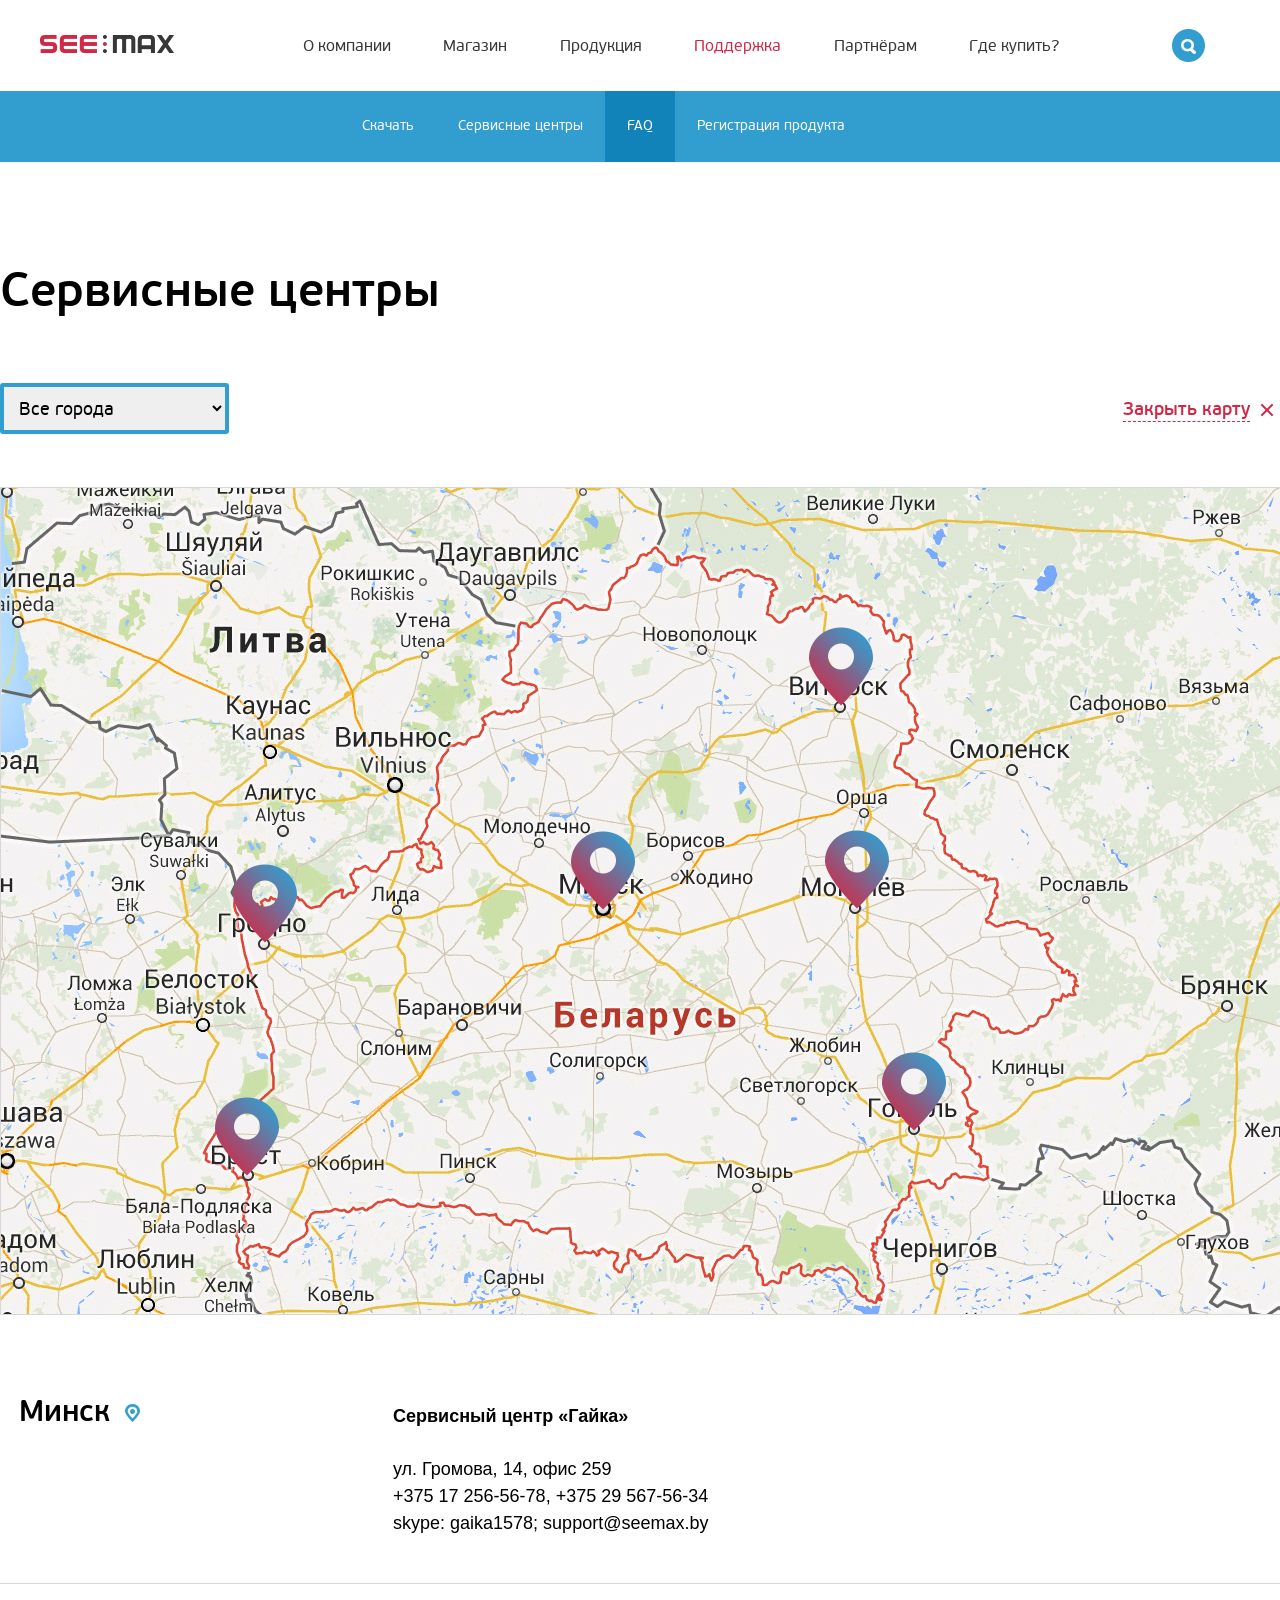
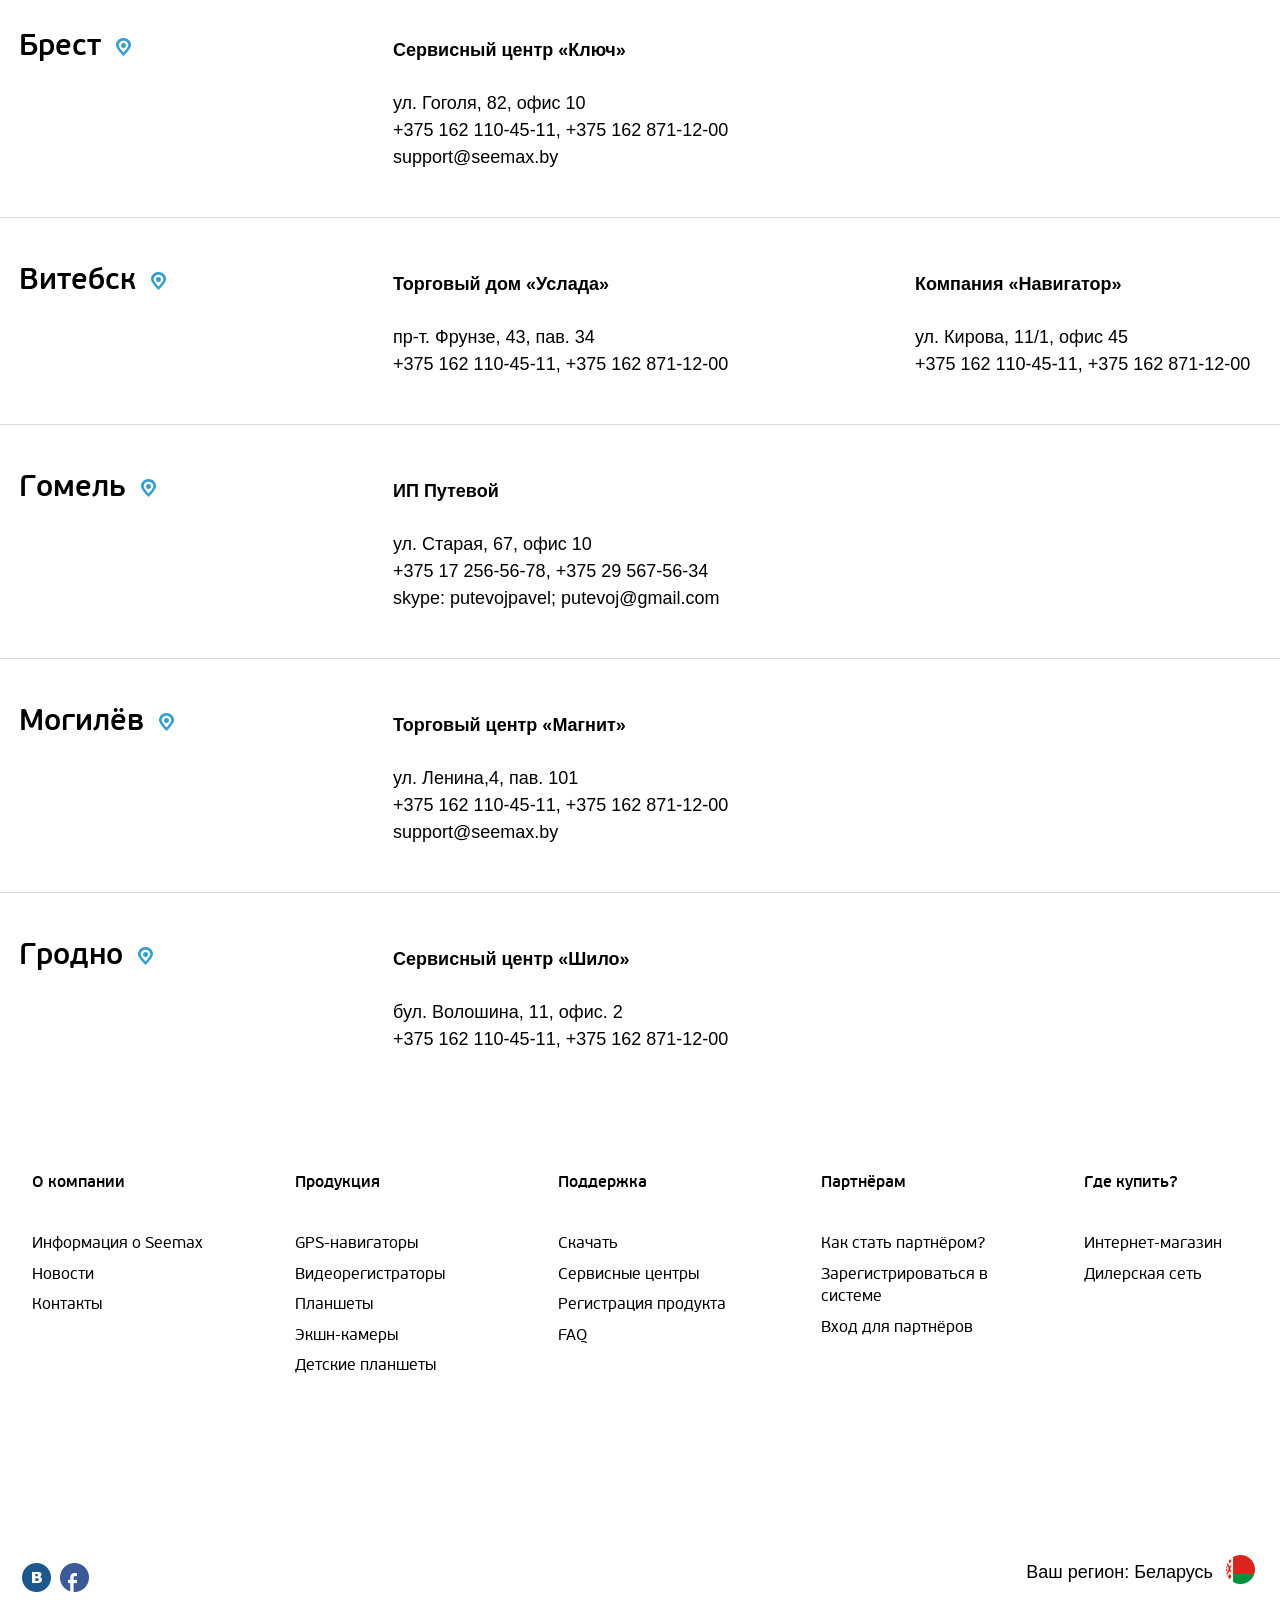
<file: maps.html>
<!DOCTYPE html>
<html>
<head>
	<meta charset="UTF-8" />
	<title>see:max</title>
	<link rel="stylesheet" type="text/css" href="public/css/desktop.css">
	<link rel="stylesheet" type="text/css" href="public/css/lib/default.css">
    <script type="text/javascript" src="public/js/lib/jquery-1.8.3.min.js"></script>
    <script type="text/javascript" src="public/js/main.js"></script>
    <script type="text/javascript" src="public/js/lib/jquery/jquery.carouFredSel-6.1.0-packed.js"></script>
</head>
<body>
	<div class="page second">
		<div class="header">
			<div class="header__search">
				<div class="header__searchI">
					<div class="logo">
						<a href="#"><img src="public/i/logo.png" alt=""></a>
					</div><!--logo-->
					<div class="search__slog">
						<i></i>
						<input type="text">
					</div><!--search__slog-->
					<i class="close_ar"></i>
					<i class="close_cross"></i>
				</div><!--header__searchI-->
				<div class="search__menu">
					<div class="search__bord bord_p"></div><!--footer__bord bord_p-->
					<div class="search__bord bord_b"></div><!--footer__bord bord_b-->
					<div class="serch__menuI">
						<ul>
							<li><a href="#"><span>Акция! Выиграйте наигатор SeeMax E500</span><i></i></a></li>
							<li><a href="#"><span>Обзор наигатора SeeMax E500</span><i></i></a></li>
							<li><a href="#"><span>Купить наигатор SeeMax E500</span><i></i></a></li>
						</ul>
					</div><!--serch__menuI-->
				</div><!--search__menu-->
			</div><!--header__search-->
			<div class="header__i">
				<div class="header__norm">
					<div class="logo">
						<a href="#"><img src="public/i/logo.png" alt=""></a>
					</div><!--logo-->
					<div class="mainMenu">
						<ul>
							<li><a href="#">О компании</a></li>
							<li><a href="#">Магазин</a></li>
							<li><a href="#">Продукция</a></li>
							<li class="cur"><a href="#">Поддержка</a></li>
							<li><a href="#">Партнёрам</a></li>
							<li><a href="#">Где купить?</a></li>
						</ul>
					</div><!--mainMenu-->
					<div class="search">
						<i></i>
					</div><!--search-->
				</div><!--header__norm-->
			</div><!--header__i-->
			<div class="mainMenu__add">
				<div class="search__bord bord_p"></div>
				<div class="search__bord bord_b"></div>
				<div class="mainMenu__add_i">
					<ul>
						<li><a href="#">GPS-навигаторы</a></li>
						<li><a href="#">Видеорегистраторы</a></li>
						<li><a href="#">Планшеты</a></li>
						<li><a href="#">Экшн-камеры</a></li>
						<li><a href="#">Детские планшеты</a></li>
					</ul>
				</div>
			</div><!--mainMenu__add-->
		</div><!--header-->	
		<div class="navigation__prod">
			<div class="navigation__prod_ii">
				<ul class="nav__prod__i">
					<li><a href="#">Скачать</a></li>
					<li><a href="#">Сервисные центры</a></li>
					<li class="cur"><a href="#">FAQ</a></li>
					<li><a href="#">Регистрация продукта</a></li>
				</ul>
			</div>
		</div><!--navigation-->
			<div class="contentBox">
				<div class="mapsPage">
					<h1 class="titlePage">Сервисные центры</h1>
					<div class="selectOption__maps">
						<select>
							<option>Все города</option>
							<option>Минск</option>
							<option>Гродно</option>
						</select>
						<a href="#" class="openMaps mapsVis"><span>Закрыть карту</span><i></i></a>
						<a href="#" class="openMaps" style="display:none"><span>Показать карту</span><i></i></a>
					</div><!--selectOption__maps-->
					<div class="mapsBox mapsVis">
						<i style="top: 140px; left: 809px;"></i>
						<i style="left: 825px; top: 343px;"></i>
						<i style="left: 571px; top: 344px;"></i>
						<i style="left: 233px; top: 377px;"></i>
						<i style="top: 610px; left: 215px;"></i>
						<i style="top: 565px; left: 882px;"></i>
						<img src="public/i/maps.jpg" alt="">
					</div><!--mapsBox-->
					<div class="info__maps">
						<div class="infoMaps__item">
							<h3 class="title">Минск<a href="#"></a></h3>
							<div class="infoContact">
								<div class="infoContact__i">
									<strong>Сервисный центр «Гайка»</strong>
									ул. Громова, 14, офис 259
									<br>
									+375 17 256-56-78, +375 29 567-56-34
									<br>
									skype: gaika1578;
									<a href="#">support@seemax.by</a>
								</div><!--infoContact__i-->
							</div><!--infoContact-->
						</div><!--infoMaps__item-->
						<div class="infoMaps__item">
							<h3 class="title">Брест<a href="#"></a></h3>
							<div class="infoContact">
								<div class="infoContact__i">
									<strong>Сервисный центр «Ключ»</strong> 
									ул. Гоголя, 82, офис 10
									<br>
									+375 162 110-45-11, 
									+375 162 871-12-00<br>
									<a href="#">support@seemax.by</a>
								</div><!--infoContact__i-->
							</div><!--infoContact-->
						</div><!--infoMaps__item-->
						<div class="infoMaps__item">
							<h3 class="title">Витебск<a href="#"></a></h3>
							<div class="infoContact">
								<div class="infoContact__i">
									<strong>Торговый дом «Услада»</strong> 
									пр-т. Фрунзе, 43, пав. 34<br>
									+375 162 110-45-11,
									+375 162 871-12-00
								</div><!--infoContact__i-->
								<div class="infoContact__i">
									<strong>Компания «Навигатор»</strong> 
									ул. Кирова, 11/1, офис 45<br>
									+375 162 110-45-11,
									+375 162 871-12-00
								</div><!--infoContact__i-->
							</div><!--infoContact-->
						</div><!--infoMaps__item-->
						<div class="infoMaps__item">
							<h3 class="title">Гомель<a href="#"></a></h3>
							<div class="infoContact">
								<div class="infoContact__i">
									<strong>ИП Путевой</strong>
									ул. Старая, 67, офис 10<br>
									+375 17 256-56-78,
									+375 29 567-56-34<br>
									skype: putevojpavel;
									<a href="#">putevoj@gmail.com</a>
								</div><!--infoContact__i-->
							</div><!--infoContact-->
						</div><!--infoMaps__item-->
						<div class="infoMaps__item">
							<h3 class="title">Могилёв<a href="#"></a></h3>
							<div class="infoContact">
								<div class="infoContact__i">
									<strong>Торговый центр «Магнит»</strong> 
									ул. Ленина,4, пав. 101<br>
									+375 162 110-45-11,
									+375 162 871-12-00<br>
									<a href="#">support@seemax.by</a>
								</div><!--infoContact__i-->
							</div><!--infoContact-->
						</div><!--infoMaps__item-->
						<div class="infoMaps__item">
							<h3 class="title">Гродно<a href="#"></a></h3>
							<div class="infoContact">
								<div class="infoContact__i">
									<strong>Сервисный центр «Шило»</strong> 
									бул. Волошина, 11, офис. 2<br>
									+375 162 110-45-11,
									+375 162 871-12-00
								</div><!--infoContact__i-->
							</div><!--infoContact-->
						</div><!--infoMaps__item-->
					</div><!--info__maps-->
				</div><!--mapsPage-->
			</div><!--contentBox-->
		<div class="addMenu">
			<ul class="cols">
				<li class="titleLink"><a href="#">О компании</a></li>
				<li><a href="#">Информация о Seemax</a></li>
				<li><a href="#">Новости</a></li>
				<li><a href="#">Контакты</a></li>
			</ul>
			<ul class="cols">
				<li class="titleLink"><a href="#">Продукция</a></li>
				<li><a href="#">GPS-навигаторы</a></li>
				<li><a href="#">Видеорегистраторы</a></li>
				<li><a href="#">Планшеты</a></li>
				<li><a href="#">Экшн-камеры</a></li>
				<li><a href="#">Детские планшеты</a></li>
			</ul>
			<ul class="cols">
				<li class="titleLink"><a href="#">Поддержка</a></li>
				<li><a href="#">Скачать</a></li>
				<li><a href="#">Сервисные центры</a></li>
				<li><a href="#">Регистрация продукта</a></li>
				<li><a href="#">FAQ</a></li>
			</ul>
			<ul class="cols">
				<li class="titleLink"><a href="#">Партнёрам</a></li>
				<li><a href="#">Как стать партнёром?</a></li>
				<li><a href="#">Зарегистрироваться в системе</a></li>
				<li><a href="#">Вход для партнёров</a></li>
			</ul>
			<ul class="cols">
				<li class="titleLink"><a href="#">Где купить?</a></li>
				<li><a href="#">Интернет-магазин</a></li>
				<li><a href="#">Дилерская сеть</a></li>
			</ul>
		</div><!--addMenu-->
		<div class="footer">
			<div class="footerBord">
				<div class="footer__bord bord_p"></div><!--footer__bord bord_p-->
				<div class="footer__bord bord_b"></div><!--footer__bord bord_b-->
				<div class="footer__bord bord_g"></div><!--footer__bord bord_g-->
			</div><!--footerBord-->
			<div class="footer__i">
				<div class="social_f">
					<a href="#" class="vk"></a>
					<a href="#" class="fb"></a>
				</div><!--social_f-->
				<div class="region">
					Ваш регион: <span>Беларусь <i></i></span>
					<a href="#" class="rus">Россия <i></i></a>
					<a href="#" class="uk">Украина <i></i></a>
				</div><!--region-->
			</div><!--footer__i-->
		</div><!--footer-->
	</div><!--page-->
</body>
</html>
</file>
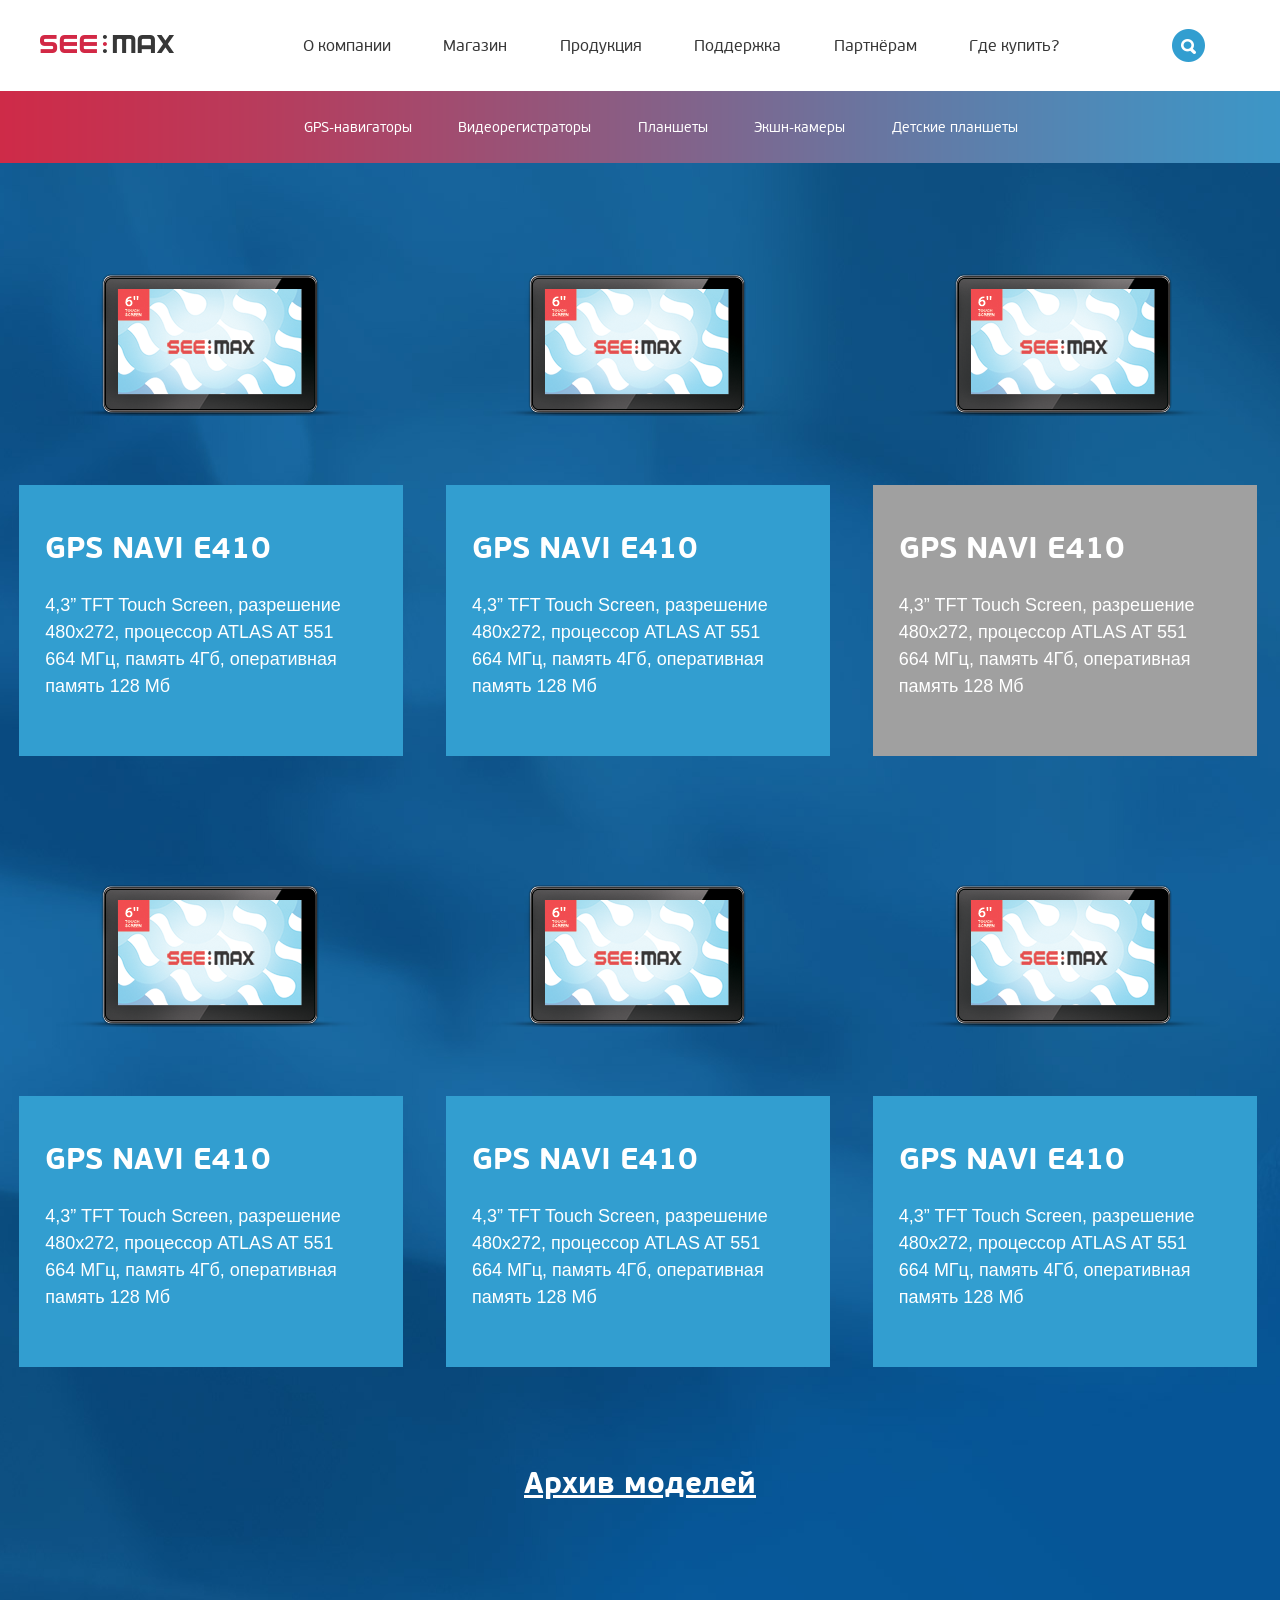
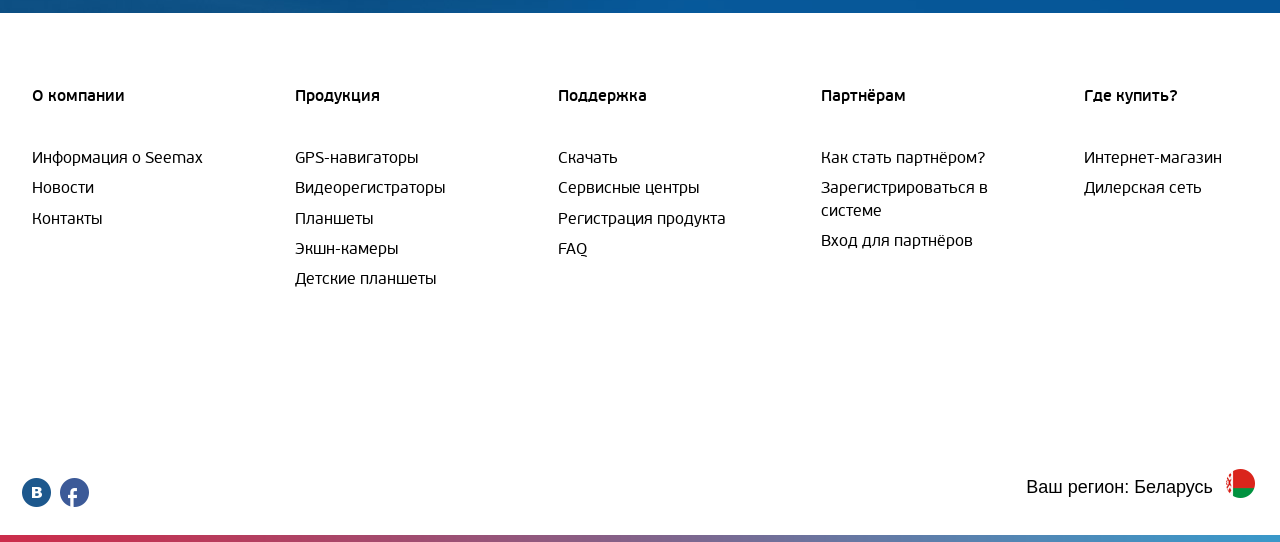
<file: product.html>
<!DOCTYPE html>
<html>
    <head>
	<meta charset="UTF-8" />
	<title>see:max</title>
	<link rel="stylesheet" type="text/css" href="public/css/desktop.css">
	<link rel="stylesheet" type="text/css" href="public/css/lib/default.css">

    <script type="text/javascript" src="public/js/lib/jquery-1.8.3.min.js"></script>
    <script type="text/javascript" src="public/js/main.js"></script>
    <script type="text/javascript" src="public/js/loader.js"></script>
    <script type="text/javascript" src="public/js/product.js"></script>


</head>
<body>
	<div class="page second">
		<div class="header">
			<div class="headerBord">
			</div><!--hederBord-->
			<div class="header__search">
				<div class="header__searchI">
					<div class="logo">
						<a href="#"><img src="public/i/logo.png" alt=""></a>
					</div><!--logo-->
					<div class="search__slog">
						<i></i>
						<input type="text">
					</div><!--search__slog-->
					<i class="close_ar"></i>
					<i class="close_cross"></i>
				</div><!--header__searchI-->
				<div class="search__menu">
					<div class="search__bord bord_p"></div><!--footer__bord bord_p-->
					<div class="search__bord bord_b"></div><!--footer__bord bord_b-->
					<div class="serch__menuI">
						<ul>
							<li><a href="#"><span>Акция! Выиграйте наигатор SeeMax E500</span><i></i></a></li>
							<li><a href="#"><span>Обзор наигатора SeeMax E500</span><i></i></a></li>
							<li><a href="#"><span>Купить наигатор SeeMax E500</span><i></i></a></li>
						</ul>
					</div><!--serch__menuI-->
				</div><!--search__menu-->
			</div><!--header__search-->
			<div class="header__i">
				<div class="header__norm">
					<div class="logo">
						<a href="#"><img src="public/i/logo.png" alt=""></a>
					</div><!--logo-->
					<div class="mainMenu">
						<ul>
							<li><a href="#">О компании</a></li>
							<li><a href="#">Магазин</a></li>
							<li><a href="#">Продукция</a></li>
							<li><a href="#">Поддержка</a></li>
							<li><a href="#">Партнёрам</a></li>
							<li><a href="#">Где купить?</a></li>
						</ul>
					</div><!--mainMenu-->
					<div class="search">
						<i></i>
					</div><!--search-->
				</div><!--header__norm-->
			</div><!--header__i-->

		</div><!--header-->	
		<div class="navigation__prod nav_product">
			<div class="mainMenu__add">
				<div class="search__bord bord_p"></div>
				<div class="search__bord bord_b"></div>
				<div class="mainMenu__add_i">
					<ul>
						<li><a href="#">GPS-навигаторы</a></li>
						<li><a href="#">Видеорегистраторы</a></li>
						<li><a href="#">Планшеты</a></li>
						<li><a href="#">Экшн-камеры</a></li>
						<li><a href="#">Детские планшеты</a></li>
					</ul>
				</div>
			</div><!--mainMenu__add-->
		</div><!--navigation-->
		<div class="catalogPage">
			<div class="catalogBox">
				<div class="catalog__i">
					<div class="catalog__ii">
						<a href="#" class="prod__item">
							<div class="prod__pic">
								<div class="prod__pic_h"></div><!--prod__pic_h-->
								<img src="public/i/pic.png" alt="">
							</div><!--prod__pic-->
							<div class="prod__descr">
								<h3 class="title__descr">gps navi e410</h3>
								<div class="descr__i">
									4,3” TFT Touch Screen, разрешение 480х272, процессор ATLAS AT 551 664 МГц, память 4Гб, оперативная память 128 Мб 
								</div><!--descr__i-->
							</div><!--prod__descr-->
						</a><!--prod__item-->
						<a href="#" class="prod__item">
							<div class="prod__pic">
								<div class="prod__pic_h"></div><!--prod__pic_h-->
								<img src="public/i/pic.png" alt="">
							</div><!--prod__pic-->
							<div class="prod__descr">
								<h3 class="title__descr">gps navi e410</h3>
								<div class="descr__i">
									4,3” TFT Touch Screen, разрешение 480х272, процессор ATLAS AT 551 664 МГц, память 4Гб, оперативная память 128 Мб 
								</div><!--descr__i-->
							</div><!--prod__descr-->
						</a><!--prod__item-->
						<a href="#" class="prod__item prod__item_archiv">
							<div class="prod__pic">
								<div class="prod__pic_h"></div><!--prod__pic_h-->
								<img src="public/i/pic.png" alt="">
							</div><!--prod__pic-->
							<div class="prod__descr">
								<h3 class="title__descr">gps navi e410</h3>
								<div class="descr__i">
									4,3” TFT Touch Screen, разрешение 480х272, процессор ATLAS AT 551 664 МГц, память 4Гб, оперативная память 128 Мб 
								</div><!--descr__i-->
							</div><!--prod__descr-->
						</a><!--prod__item-->
						<a href="#" class="prod__item">
							<div class="prod__pic">
								<div class="prod__pic_h"></div><!--prod__pic_h-->
								<img src="public/i/pic.png" alt="">
							</div><!--prod__pic-->
							<div class="prod__descr">
								<h3 class="title__descr">gps navi e410</h3>
								<div class="descr__i">
									4,3” TFT Touch Screen, разрешение 480х272, процессор ATLAS AT 551 664 МГц, память 4Гб, оперативная память 128 Мб 
								</div><!--descr__i-->
							</div><!--prod__descr-->
						</a><!--prod__item-->
						<a href="#" class="prod__item">
							<div class="prod__pic">
								<div class="prod__pic_h"></div><!--prod__pic_h-->
								<img src="public/i/pic.png" alt="">
							</div><!--prod__pic-->
							<div class="prod__descr">
								<h3 class="title__descr">gps navi e410</h3>
								<div class="descr__i">
									4,3” TFT Touch Screen, разрешение 480х272, процессор ATLAS AT 551 664 МГц, память 4Гб, оперативная память 128 Мб 
								</div><!--descr__i-->
							</div><!--prod__descr-->
						</a><!--prod__item-->
						<a href="#" class="prod__item">
							<div class="prod__pic">
								<div class="prod__pic_h"></div><!--prod__pic_h-->
								<img src="public/i/pic.png" alt="">
							</div><!--prod__pic-->
							<div class="prod__descr">
								<h3 class="title__descr">gps navi e410</h3>
								<div class="descr__i">
									4,3” TFT Touch Screen, разрешение 480х272, процессор ATLAS AT 551 664 МГц, память 4Гб, оперативная память 128 Мб 
								</div><!--descr__i-->
							</div><!--prod__descr-->
						</a><!--prod__item-->
					</div><!--catalog__ii-->
				</div><!--catalog__i-->
				<div class="pager">
					<div class="loader">
						<a href="#"></a>
						<a href="#"></a>
						<a href="#"></a>
					</div><!--loader-->
					<div class="archive">
						<a href="#">Архив моделей</a>
					</div><!--archive-->
				</div><!--pager-->
			</div><!--catalogBox-->
		</div><!--catalogPage-->
		<div class="addMenu">
			<ul class="cols">
				<li class="titleLink"><a href="#">О компании</a></li>
				<li><a href="#">Информация о Seemax</a></li>
				<li><a href="#">Новости</a></li>
				<li><a href="#">Контакты</a></li>
			</ul>
			<ul class="cols">
				<li class="titleLink"><a href="#">Продукция</a></li>
				<li><a href="#">GPS-навигаторы</a></li>
				<li><a href="#">Видеорегистраторы</a></li>
				<li><a href="#">Планшеты</a></li>
				<li><a href="#">Экшн-камеры</a></li>
				<li><a href="#">Детские планшеты</a></li>
			</ul>
			<ul class="cols">
				<li class="titleLink"><a href="#">Поддержка</a></li>
				<li><a href="#">Скачать</a></li>
				<li><a href="#">Сервисные центры</a></li>
				<li><a href="#">Регистрация продукта</a></li>
				<li><a href="#">FAQ</a></li>
			</ul>
			<ul class="cols">
				<li class="titleLink"><a href="#">Партнёрам</a></li>
				<li><a href="#">Как стать партнёром?</a></li>
				<li><a href="#">Зарегистрироваться в системе</a></li>
				<li><a href="#">Вход для партнёров</a></li>
			</ul>
			<ul class="cols">
				<li class="titleLink"><a href="#">Где купить?</a></li>
				<li><a href="#">Интернет-магазин</a></li>
				<li><a href="#">Дилерская сеть</a></li>
			</ul>
		</div><!--addMenu-->
		<div class="footer">
			<div class="footerBord">
				<div class="footer__bord bord_p"></div><!--footer__bord bord_p-->
				<div class="footer__bord bord_b"></div><!--footer__bord bord_b-->
				<div class="footer__bord bord_g"></div><!--footer__bord bord_g-->
			</div><!--footerBord-->
			<div class="footer__i">
				<div class="social_f">
					<a href="#" class="vk"></a>
					<a href="#" class="fb"></a>
				</div><!--social_f-->
				<div class="region">
					Ваш регион: <span>Беларусь <i></i></span>
					<a href="#" class="rus">Россия <i></i></a>
					<a href="#" class="uk">Украина <i></i></a>
				</div><!--region-->
			</div><!--footer__i-->
		</div><!--footer-->
	</div><!--page-->
	<script type="text/template" id="archive-product-template">
	<a href='{product_url}' class='prod__item prod__item_archiv'>
		<div class='prod__pic'>
			<div class='prod__pic_h'>
			</div>
			<!--prod__pic_h-->
				<img src='{product_img}' alt="">
		</div>
		<!--prod__pic-->
		<div class='prod__descr'>
			<h3 class='title__descr'>{product_title}</h3>
			<div class='descr__i'>{product_description}</div><!--descr__i-->
		</div><!--prod__descr-->
	</a>
	</script>
</body>
</html>
</file>
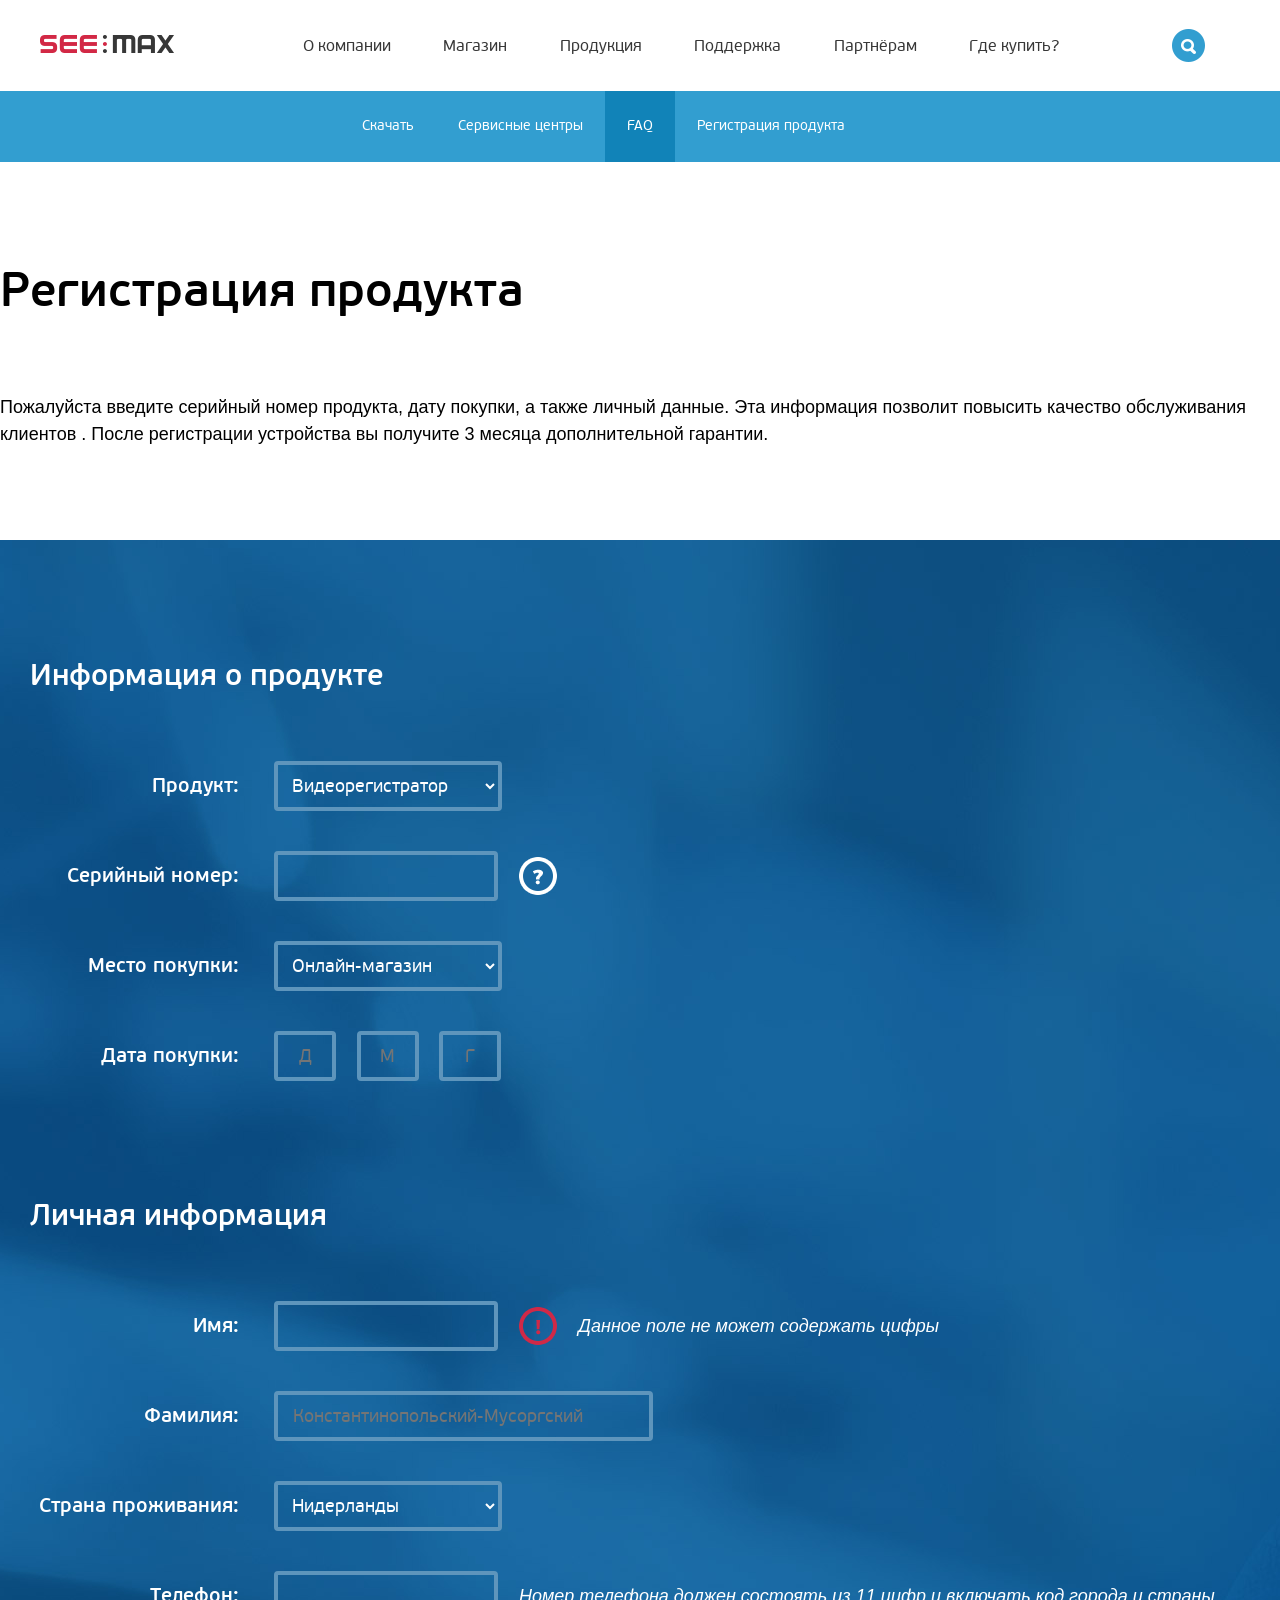
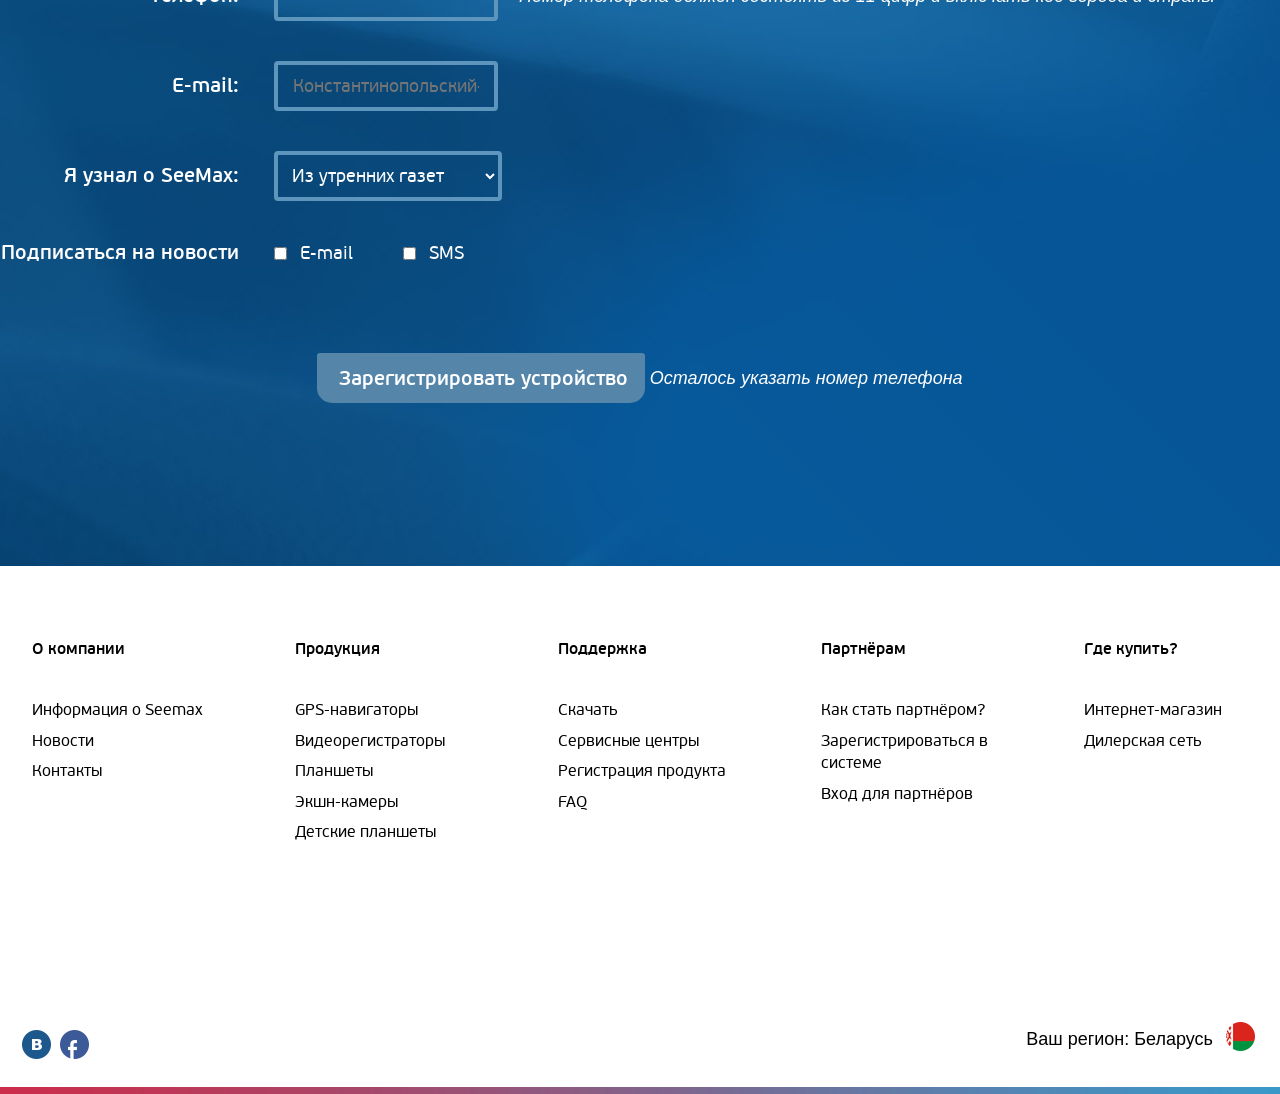
<file: registration.html>
<!DOCTYPE html>
<html>
<head>
	<meta charset="UTF-8" />
	<title>see:max</title>
	<link rel="stylesheet" type="text/css" href="public/css/desktop.css">
	<link rel="stylesheet" type="text/css" href="public/css/lib/default.css">
        <script type="text/javascript" src="public/js/lib/jquery-1.8.3.min.js"></script>
        <script type="text/javascript" src="public/js/main.js"></script>
</head>
<body>
	<div class="page second">
		<div class="header">
			<div class="header__search">
				<div class="header__searchI">
					<div class="logo">
						<a href="#"><img src="public/i/logo.png" alt=""></a>
					</div><!--logo-->
					<div class="search__slog">
						<i></i>
						<input type="text">
					</div><!--search__slog-->
					<i class="close_ar"></i>
					<i class="close_cross"></i>
				</div><!--header__searchI-->
				<div class="search__menu">
					<div class="search__bord bord_p"></div><!--footer__bord bord_p-->
					<div class="search__bord bord_b"></div><!--footer__bord bord_b-->
					<div class="serch__menuI">
						<ul>
							<li><a href="#"><span>Акция! Выиграйте наигатор SeeMax E500</span><i></i></a></li>
							<li><a href="#"><span>Обзор наигатора SeeMax E500</span><i></i></a></li>
							<li><a href="#"><span>Купить наигатор SeeMax E500</span><i></i></a></li>
						</ul>
					</div><!--serch__menuI-->
				</div><!--search__menu-->
			</div><!--header__search-->
			<div class="header__i">
				<div class="header__norm">
					<div class="logo">
						<a href="#"><img src="public/i/logo.png" alt=""></a>
					</div><!--logo-->
					<div class="mainMenu">
						<ul>
							<li><a href="#">О компании</a></li>
							<li><a href="#">Магазин</a></li>
							<li><a href="#">Продукция</a></li>
							<li><a href="#">Поддержка</a></li>
							<li><a href="#">Партнёрам</a></li>
							<li><a href="#">Где купить?</a></li>
						</ul>
					</div><!--mainMenu-->
					<div class="search">
						<i></i>
					</div><!--search-->
				</div><!--header__norm-->
			</div><!--header__i-->
			<div class="mainMenu__add">
				<div class="search__bord bord_p"></div>
				<div class="search__bord bord_b"></div>
				<div class="mainMenu__add_i">
					<ul>
						<li><a href="#">GPS-навигаторы</a></li>
						<li><a href="#">Видеорегистраторы</a></li>
						<li><a href="#">Планшеты</a></li>
						<li><a href="#">Экшн-камеры</a></li>
						<li><a href="#">Детские планшеты</a></li>
					</ul>
				</div>
			</div><!--mainMenu__add-->
		</div><!--header-->	
		<div class="navigation__prod">
			<div class="navigation__prod_ii">
				<ul class="nav__prod__i">
					<li><a href="#">Скачать</a></li>
					<li><a href="#">Сервисные центры</a></li>
					<li class="cur"><a href="#">FAQ</a></li>
					<li><a href="#">Регистрация продукта</a></li>
				</ul>
			</div>
		</div><!--navigation-->
			<div class="contentBox">
				<div class="registrationPage">
					<h1 class="title__search">Регистрация продукта</h1>
					<div class="reg__commaent">
						Пожалуйста введите серийный номер продукта, дату покупки, а также личный данные. Эта информация позволит повысить качество обслуживания клиентов . После регистрации устройства вы получите 3 месяца дополнительной гарантии.
					</div><!--reg__commaent-->
					<div class="pageForm">
						<div class="formBox">
							<h2 class="title__form">Информация о продукте</h2>
							<div class="form__cont">
								<div class="form__item">
									<label>Продукт:</label>
									<div class="inputBox">
										<select>
											<option>Видеорегистратор</option>
											<option>Планшеты</option>
										</select>
									</div><!--inputBox-->
								</div><!--form__item-->
								<div class="form__item">
									<label>Серийный номер:</label>
									<div class="inputBox">
										<input type="text">
										<i class="item__i quest"></i>
									</div><!--inputBox-->
								</div><!--form__item-->
								<div class="form__item">
									<label>Место покупки:</label>
									<div class="inputBox">
										<select>
											<option>Онлайн-магазин</option>
											<option>магазин</option>
										</select>
									</div><!--inputBox-->
								</div><!--form__item-->
								<div class="form__item">
									<label>Дата покупки:</label>
									<div class="inputBox dateBlock">
										<input type="text" placeholder="Д">
										<input type="text" placeholder="M">
										<input type="text" placeholder="Г">
									</div><!--inputBox-->
								</div><!--form__item-->
							</div><!--form__cont-->
						</div><!--formBox-->
						<div class="formBox">
							<h2 class="title__form">Личная информация</h2>
							<div class="form__cont">
								<div class="form__item error_form">
									<label>Имя:</label>
									<div class="inputBox">
										<input type="text">
										<i class="item__i er_i"></i>
										<span>Данное поле не может содержать цифры</span>
									</div><!--inputBox-->
								</div><!--form__item-->
								<div class="form__item">
									<label>Фамилия:</label>
									<div class="inputBox bigInput">
										<input type="text" placeholder="Константинопольский-Мусоргский">
									</div><!--inputBox-->
								</div><!--form__item-->
								<div class="form__item">
									<label>Страна проживания:</label>
									<div class="inputBox">
										<select>
											<option>Нидерланды</option>
											<option>Аляска</option>
										</select>
									</div><!--inputBox-->
								</div><!--form__item-->
								<div class="form__item">
									<label>Телефон:</label>
									<div class="inputBox">
										<input type="text">
										<span>Номер телефона должен состоять из 11 цифр и включать код города и страны</span>
									</div><!--inputBox-->
								</div><!--form__item-->
								<div class="form__item">
									<label>E-mail:</label>
									<div class="inputBox bigbigInput">
										<input type="text" placeholder="Константинопольский-Мусоргский">
									</div><!--inputBox-->
								</div><!--form__item-->
								<div class="form__item">
									<label>Я узнал о SeeMax:</label>
									<div class="inputBox ">
										<select>
											<option>Из утренних газет</option>
											<option>Из утренних газет</option>
										</select>
									</div><!--inputBox-->
								</div><!--form__item-->
								<div class="form__item">
									<label>Подписаться на новости</label>
									<div class="inputBox checkBox">
										<input type="checkbox"> <label>E-mail</label>
										<input type="checkbox"> <label>SMS</label>
									</div><!--inputBox-->
								</div><!--form__item-->
							</div><!--form__cont-->
							<div class="button__form">
								<button class="cloudBtn">Зарегистрировать устройство</button>
								<span>Осталось указать номер телефона</span>
							</div><!--button__form-->
						</div><!--formBox-->
					</div><!--pageForm-->
				</div><!--registrationPage-->
			</div><!--contentBox-->
		<div class="addMenu">
			<ul class="cols">
				<li class="titleLink"><a href="#">О компании</a></li>
				<li><a href="#">Информация о Seemax</a></li>
				<li><a href="#">Новости</a></li>
				<li><a href="#">Контакты</a></li>
			</ul>
			<ul class="cols">
				<li class="titleLink"><a href="#">Продукция</a></li>
				<li><a href="#">GPS-навигаторы</a></li>
				<li><a href="#">Видеорегистраторы</a></li>
				<li><a href="#">Планшеты</a></li>
				<li><a href="#">Экшн-камеры</a></li>
				<li><a href="#">Детские планшеты</a></li>
			</ul>
			<ul class="cols">
				<li class="titleLink"><a href="#">Поддержка</a></li>
				<li><a href="#">Скачать</a></li>
				<li><a href="#">Сервисные центры</a></li>
				<li><a href="#">Регистрация продукта</a></li>
				<li><a href="#">FAQ</a></li>
			</ul>
			<ul class="cols">
				<li class="titleLink"><a href="#">Партнёрам</a></li>
				<li><a href="#">Как стать партнёром?</a></li>
				<li><a href="#">Зарегистрироваться в системе</a></li>
				<li><a href="#">Вход для партнёров</a></li>
			</ul>
			<ul class="cols">
				<li class="titleLink"><a href="#">Где купить?</a></li>
				<li><a href="#">Интернет-магазин</a></li>
				<li><a href="#">Дилерская сеть</a></li>
			</ul>
		</div><!--addMenu-->
		<div class="footer">
			<div class="footerBord">
				<div class="footer__bord bord_p"></div><!--footer__bord bord_p-->
				<div class="footer__bord bord_b"></div><!--footer__bord bord_b-->
				<div class="footer__bord bord_g"></div><!--footer__bord bord_g-->
			</div><!--footerBord-->
			<div class="footer__i">
				<div class="social_f">
					<a href="#" class="vk"></a>
					<a href="#" class="fb"></a>
				</div><!--social_f-->
				<div class="region">
					Ваш регион: <span>Беларусь <i></i></span>
					<a href="#" class="rus">Россия <i></i></a>
					<a href="#" class="uk">Украина <i></i></a>
				</div><!--region-->
			</div><!--footer__i-->
		</div><!--footer-->
	</div><!--page-->
</body>
</html>
</file>
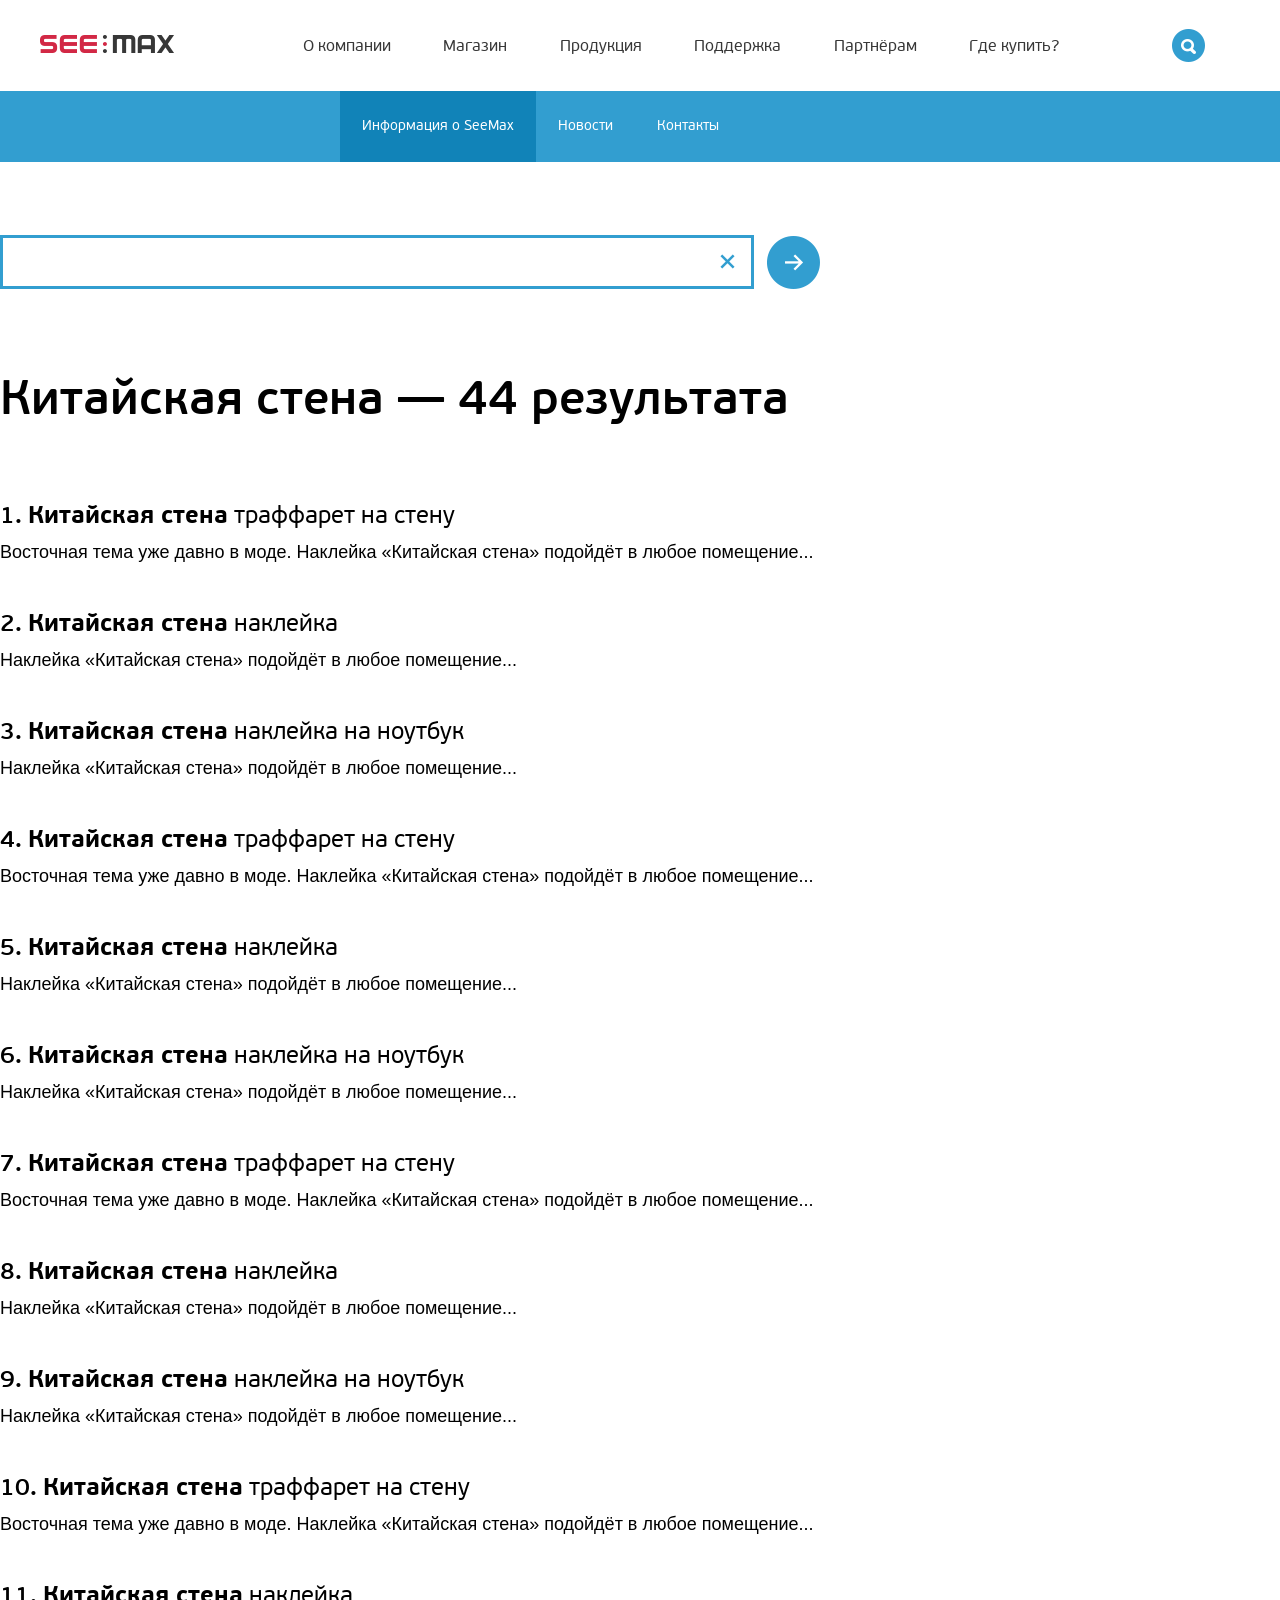
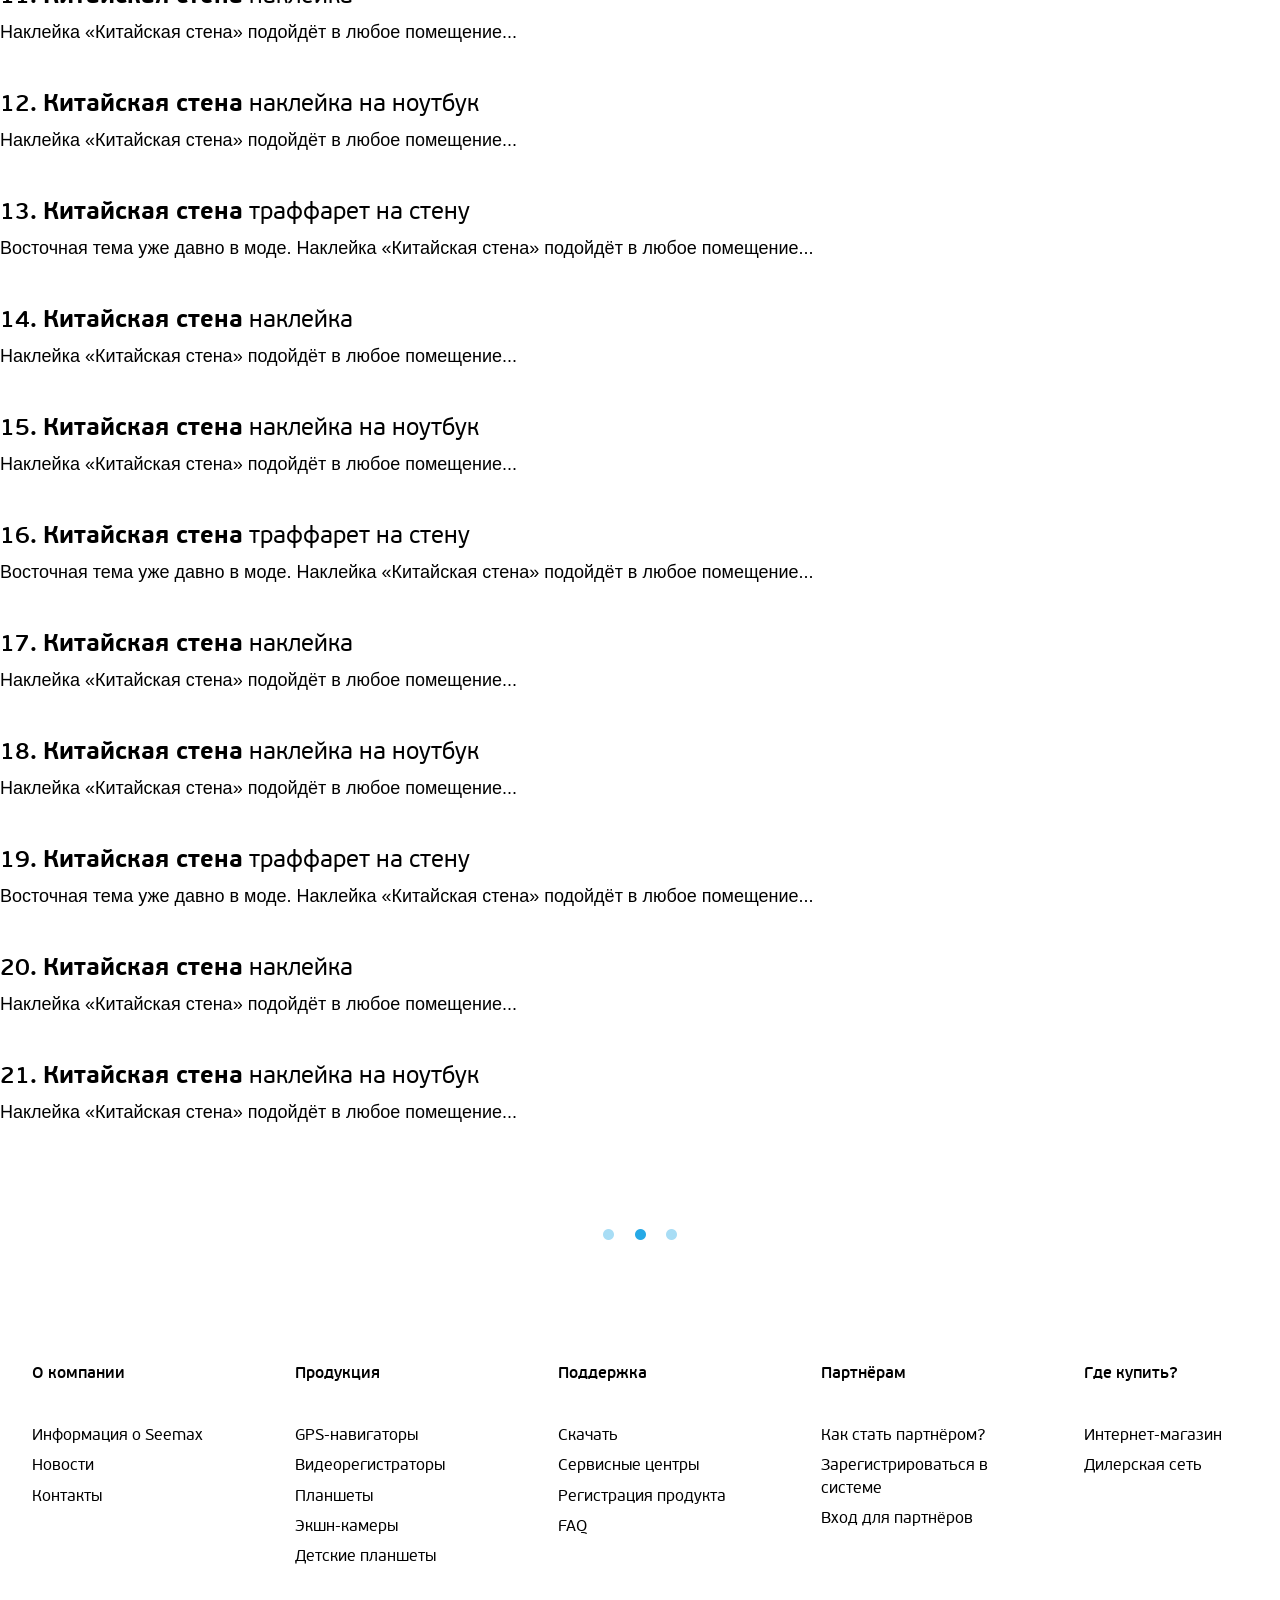
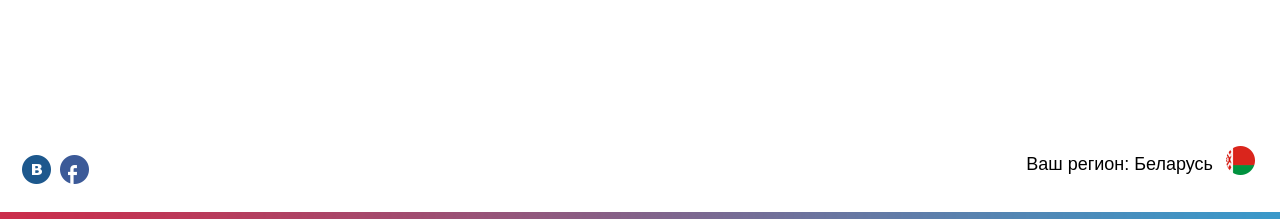
<file: search.html>
<!DOCTYPE html>
<html>
    <head>
	<meta charset="UTF-8" />
	<title>see:max</title>
	<link rel="stylesheet" type="text/css" href="public/css/desktop.css">
	<link rel="stylesheet" type="text/css" href="public/css/lib/default.css">

    <script type="text/javascript" src="public/js/lib/jquery-1.8.3.min.js"></script>
    <script type="text/javascript" src="public/js/main.js"></script>
    <script type="text/javascript" src="public/js/lib/jquery/jquery.carouFredSel-6.1.0-packed.js"></script>

</head>
<body>
	<div class="page second">
		<div class="header">
			<div class="header__search">
				<div class="header__searchI">
					<div class="logo">
						<a href="#"><img src="public/i/logo.png" alt=""></a>
					</div><!--logo-->
					<div class="search__slog">
						<i></i>
						<input type="text">
					</div><!--search__slog-->
					<i class="close_ar"></i>
					<i class="close_cross"></i>
				</div><!--header__searchI-->
				<div class="search__menu">
					<div class="search__bord bord_p"></div><!--footer__bord bord_p-->
					<div class="search__bord bord_b"></div><!--footer__bord bord_b-->
					<div class="serch__menuI">
						<ul>
							<li><a href="#"><span>Акция! Выиграйте наигатор SeeMax E500</span><i></i></a></li>
							<li><a href="#"><span>Обзор наигатора SeeMax E500</span><i></i></a></li>
							<li><a href="#"><span>Купить наигатор SeeMax E500</span><i></i></a></li>
						</ul>
					</div><!--serch__menuI-->
				</div><!--search__menu-->
			</div><!--header__search-->
			<div class="header__i">
				<div class="header__norm">
					<div class="logo">
						<a href="#"><img src="public/i/logo.png" alt=""></a>
					</div><!--logo-->
					<div class="mainMenu">
						<ul>
							<li><a href="#">О компании</a></li>
							<li><a href="#">Магазин</a></li>
							<li><a href="#">Продукция</a></li>
							<li><a href="#">Поддержка</a></li>
							<li><a href="#">Партнёрам</a></li>
							<li><a href="#">Где купить?</a></li>
						</ul>
					</div><!--mainMenu-->
					<div class="search">
						<i></i>
					</div><!--search-->
				</div><!--header__norm-->
			</div><!--header__i-->
			<div class="mainMenu__add">
				<div class="search__bord bord_p"></div>
				<div class="search__bord bord_b"></div>
				<div class="mainMenu__add_i">
					<ul>
						<li><a href="#">GPS-навигаторы</a></li>
						<li><a href="#">Видеорегистраторы</a></li>
						<li><a href="#">Планшеты</a></li>
						<li><a href="#">Экшн-камеры</a></li>
						<li><a href="#">Детские планшеты</a></li>
					</ul>
				</div>
			</div><!--mainMenu__add-->
		</div><!--header-->	
		<div class="navigation__prod">
			<div class="navigation__prod_ii">
				<ul class="nav__prod__i">
					<li class="cur"><a href="#">Информация о SeeMax</a></li>
					<li><a href="#">Новости</a></li>
					<li><a href="#">Контакты</a></li>
				</ul>
			</div>
		</div><!--navigation-->
			<div class="contentBox">
				<div class="searchPage">
					<div class="search__cont">
						<input type="text">
						<i class="close__search"></i>
						<a href="#" class="search__btn"></a>
					</div><!--search__cont-->
					<h2 class="title__search">Китайская стена — 44 результата</h2>
					<div class="search__resultPage">
						<a href="#" class="search__item">
							<h3 class="search__itemTitle"><i>1.</i> <strong>Китайская стена</strong> траффарет на стену</h3>
							<div class="search__itemDescr">
								Восточная тема уже давно в моде. Наклейка «Китайская стена» подойдёт в любое помещение...
							</div><!--search__itemDescr-->
						</a><!--search__item-->
						<a href="#" class="search__item">
							<h3 class="search__itemTitle"><i>2.</i> <strong>Китайская стена</strong> наклейка</h3>
							<div class="search__itemDescr">
								Наклейка «Китайская стена» подойдёт в любое помещение...
							</div><!--search__itemDescr-->
						</a><!--search__item-->
						<a href="#" class="search__item">
							<h3 class="search__itemTitle"><i>3.</i> <strong>Китайская стена</strong> наклейка на ноутбук</h3>
							<div class="search__itemDescr">
								Наклейка «Китайская стена» подойдёт в любое помещение...
							</div><!--search__itemDescr-->
						</a><!--search__item-->
						<a href="#" class="search__item">
							<h3 class="search__itemTitle"><i>4.</i> <strong>Китайская стена</strong> траффарет на стену</h3>
							<div class="search__itemDescr">
								Восточная тема уже давно в моде. Наклейка «Китайская стена» подойдёт в любое помещение...
							</div><!--search__itemDescr-->
						</a><!--search__item-->
						<a href="#" class="search__item">
							<h3 class="search__itemTitle"><i>5.</i> <strong>Китайская стена</strong> наклейка</h3>
							<div class="search__itemDescr">
								Наклейка «Китайская стена» подойдёт в любое помещение...
							</div><!--search__itemDescr-->
						</a><!--search__item-->
						<a href="#" class="search__item">
							<h3 class="search__itemTitle"><i>6.</i> <strong>Китайская стена</strong> наклейка на ноутбук</h3>
							<div class="search__itemDescr">
								Наклейка «Китайская стена» подойдёт в любое помещение...
							</div><!--search__itemDescr-->
						</a><!--search__item-->
						<a href="#" class="search__item">
							<h3 class="search__itemTitle"><i>7.</i> <strong>Китайская стена</strong> траффарет на стену</h3>
							<div class="search__itemDescr">
								Восточная тема уже давно в моде. Наклейка «Китайская стена» подойдёт в любое помещение...
							</div><!--search__itemDescr-->
						</a><!--search__item-->
						<a href="#" class="search__item">
							<h3 class="search__itemTitle"><i>8.</i> <strong>Китайская стена</strong> наклейка</h3>
							<div class="search__itemDescr">
								Наклейка «Китайская стена» подойдёт в любое помещение...
							</div><!--search__itemDescr-->
						</a><!--search__item-->
						<a href="#" class="search__item">
							<h3 class="search__itemTitle"><i>9.</i> <strong>Китайская стена</strong> наклейка на ноутбук</h3>
							<div class="search__itemDescr">
								Наклейка «Китайская стена» подойдёт в любое помещение...
							</div><!--search__itemDescr-->
						</a><!--search__item-->
						<a href="#" class="search__item">
							<h3 class="search__itemTitle"><i>10.</i> <strong>Китайская стена</strong> траффарет на стену</h3>
							<div class="search__itemDescr">
								Восточная тема уже давно в моде. Наклейка «Китайская стена» подойдёт в любое помещение...
							</div><!--search__itemDescr-->
						</a><!--search__item-->
						<a href="#" class="search__item">
							<h3 class="search__itemTitle"><i>11.</i> <strong>Китайская стена</strong> наклейка</h3>
							<div class="search__itemDescr">
								Наклейка «Китайская стена» подойдёт в любое помещение...
							</div><!--search__itemDescr-->
						</a><!--search__item-->
						<a href="#" class="search__item">
							<h3 class="search__itemTitle"><i>12.</i> <strong>Китайская стена</strong> наклейка на ноутбук</h3>
							<div class="search__itemDescr">
								Наклейка «Китайская стена» подойдёт в любое помещение...
							</div><!--search__itemDescr-->
						</a><!--search__item-->
						<a href="#" class="search__item">
							<h3 class="search__itemTitle"><i>13.</i> <strong>Китайская стена</strong> траффарет на стену</h3>
							<div class="search__itemDescr">
								Восточная тема уже давно в моде. Наклейка «Китайская стена» подойдёт в любое помещение...
							</div><!--search__itemDescr-->
						</a><!--search__item-->
						<a href="#" class="search__item">
							<h3 class="search__itemTitle"><i>14.</i> <strong>Китайская стена</strong> наклейка</h3>
							<div class="search__itemDescr">
								Наклейка «Китайская стена» подойдёт в любое помещение...
							</div><!--search__itemDescr-->
						</a><!--search__item-->
						<a href="#" class="search__item">
							<h3 class="search__itemTitle"><i>15.</i> <strong>Китайская стена</strong> наклейка на ноутбук</h3>
							<div class="search__itemDescr">
								Наклейка «Китайская стена» подойдёт в любое помещение...
							</div><!--search__itemDescr-->
						</a><!--search__item-->
						<a href="#" class="search__item">
							<h3 class="search__itemTitle"><i>16.</i> <strong>Китайская стена</strong> траффарет на стену</h3>
							<div class="search__itemDescr">
								Восточная тема уже давно в моде. Наклейка «Китайская стена» подойдёт в любое помещение...
							</div><!--search__itemDescr-->
						</a><!--search__item-->
						<a href="#" class="search__item">
							<h3 class="search__itemTitle"><i>17.</i> <strong>Китайская стена</strong> наклейка</h3>
							<div class="search__itemDescr">
								Наклейка «Китайская стена» подойдёт в любое помещение...
							</div><!--search__itemDescr-->
						</a><!--search__item-->
						<a href="#" class="search__item">
							<h3 class="search__itemTitle"><i>18.</i> <strong>Китайская стена</strong> наклейка на ноутбук</h3>
							<div class="search__itemDescr">
								Наклейка «Китайская стена» подойдёт в любое помещение...
							</div><!--search__itemDescr-->
						</a><!--search__item-->
						<a href="#" class="search__item">
							<h3 class="search__itemTitle"><i>19.</i> <strong>Китайская стена</strong> траффарет на стену</h3>
							<div class="search__itemDescr">
								Восточная тема уже давно в моде. Наклейка «Китайская стена» подойдёт в любое помещение...
							</div><!--search__itemDescr-->
						</a><!--search__item-->
						<a href="#" class="search__item">
							<h3 class="search__itemTitle"><i>20.</i> <strong>Китайская стена</strong> наклейка</h3>
							<div class="search__itemDescr">
								Наклейка «Китайская стена» подойдёт в любое помещение...
							</div><!--search__itemDescr-->
						</a><!--search__item-->
						<a href="#" class="search__item">
							<h3 class="search__itemTitle"><i>21.</i> <strong>Китайская стена</strong> наклейка на ноутбук</h3>
							<div class="search__itemDescr">
								Наклейка «Китайская стена» подойдёт в любое помещение...
							</div><!--search__itemDescr-->
						</a><!--search__item-->
					</div><!--search__resultPage-->
					<div class="search__loader">
						<a href="#"></a>
						<a href="#" class="cur"></a>
						<a href="#"></a>
					</div><!--search__loader-->
				</div><!--searchPage-->
			</div><!--contentBox-->
		<div class="addMenu">
			<ul class="cols">
				<li class="titleLink"><a href="#">О компании</a></li>
				<li><a href="#">Информация о Seemax</a></li>
				<li><a href="#">Новости</a></li>
				<li><a href="#">Контакты</a></li>
			</ul>
			<ul class="cols">
				<li class="titleLink"><a href="#">Продукция</a></li>
				<li><a href="#">GPS-навигаторы</a></li>
				<li><a href="#">Видеорегистраторы</a></li>
				<li><a href="#">Планшеты</a></li>
				<li><a href="#">Экшн-камеры</a></li>
				<li><a href="#">Детские планшеты</a></li>
			</ul>
			<ul class="cols">
				<li class="titleLink"><a href="#">Поддержка</a></li>
				<li><a href="#">Скачать</a></li>
				<li><a href="#">Сервисные центры</a></li>
				<li><a href="#">Регистрация продукта</a></li>
				<li><a href="#">FAQ</a></li>
			</ul>
			<ul class="cols">
				<li class="titleLink"><a href="#">Партнёрам</a></li>
				<li><a href="#">Как стать партнёром?</a></li>
				<li><a href="#">Зарегистрироваться в системе</a></li>
				<li><a href="#">Вход для партнёров</a></li>
			</ul>
			<ul class="cols">
				<li class="titleLink"><a href="#">Где купить?</a></li>
				<li><a href="#">Интернет-магазин</a></li>
				<li><a href="#">Дилерская сеть</a></li>
			</ul>
		</div><!--addMenu-->
		<div class="footer">
			<div class="footerBord">
				<div class="footer__bord bord_p"></div><!--footer__bord bord_p-->
				<div class="footer__bord bord_b"></div><!--footer__bord bord_b-->
				<div class="footer__bord bord_g"></div><!--footer__bord bord_g-->
			</div><!--footerBord-->
			<div class="footer__i">
				<div class="social_f">
					<a href="#" class="vk"></a>
					<a href="#" class="fb"></a>
				</div><!--social_f-->
				<div class="region">
					Ваш регион: <span>Беларусь <i></i></span>
					<a href="#" class="rus">Россия <i></i></a>
					<a href="#" class="uk">Украина <i></i></a>
				</div><!--region-->
			</div><!--footer__i-->
		</div><!--footer-->
	</div><!--page-->
</body>
</html>
</file>
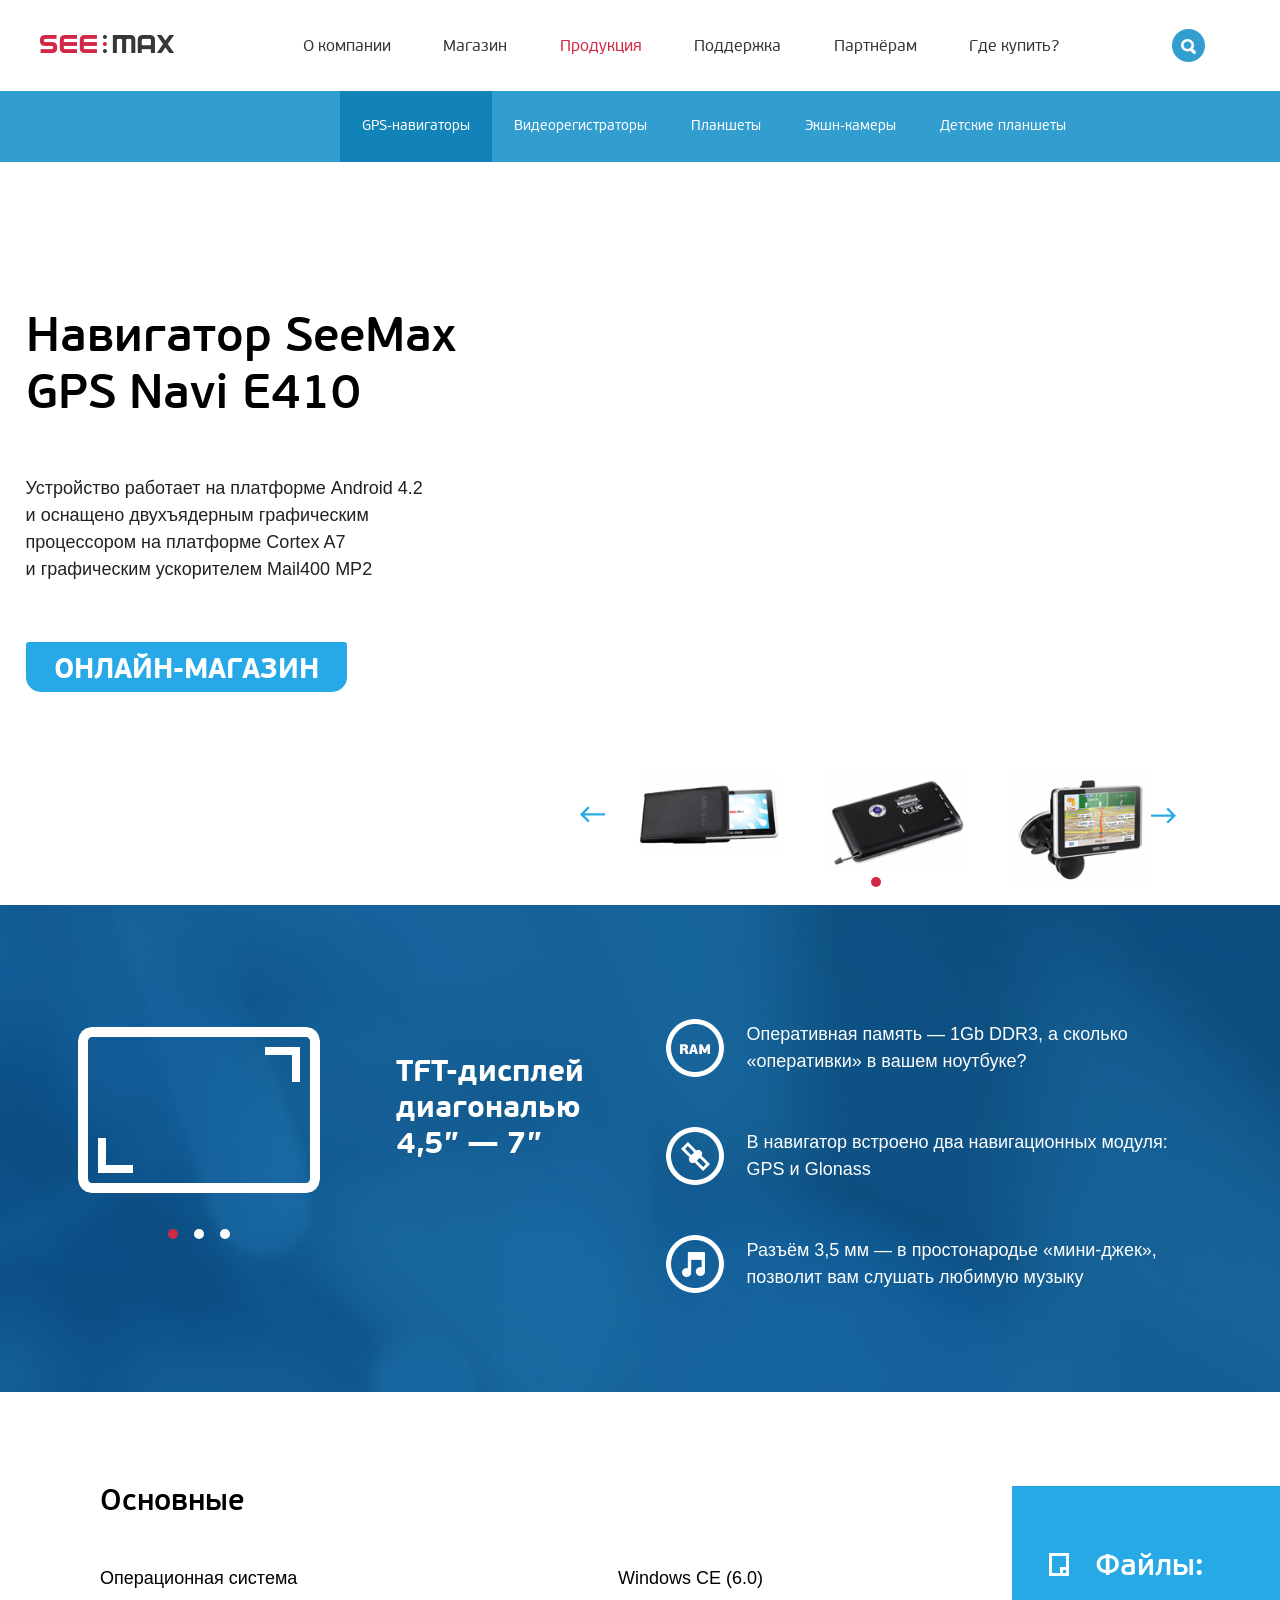
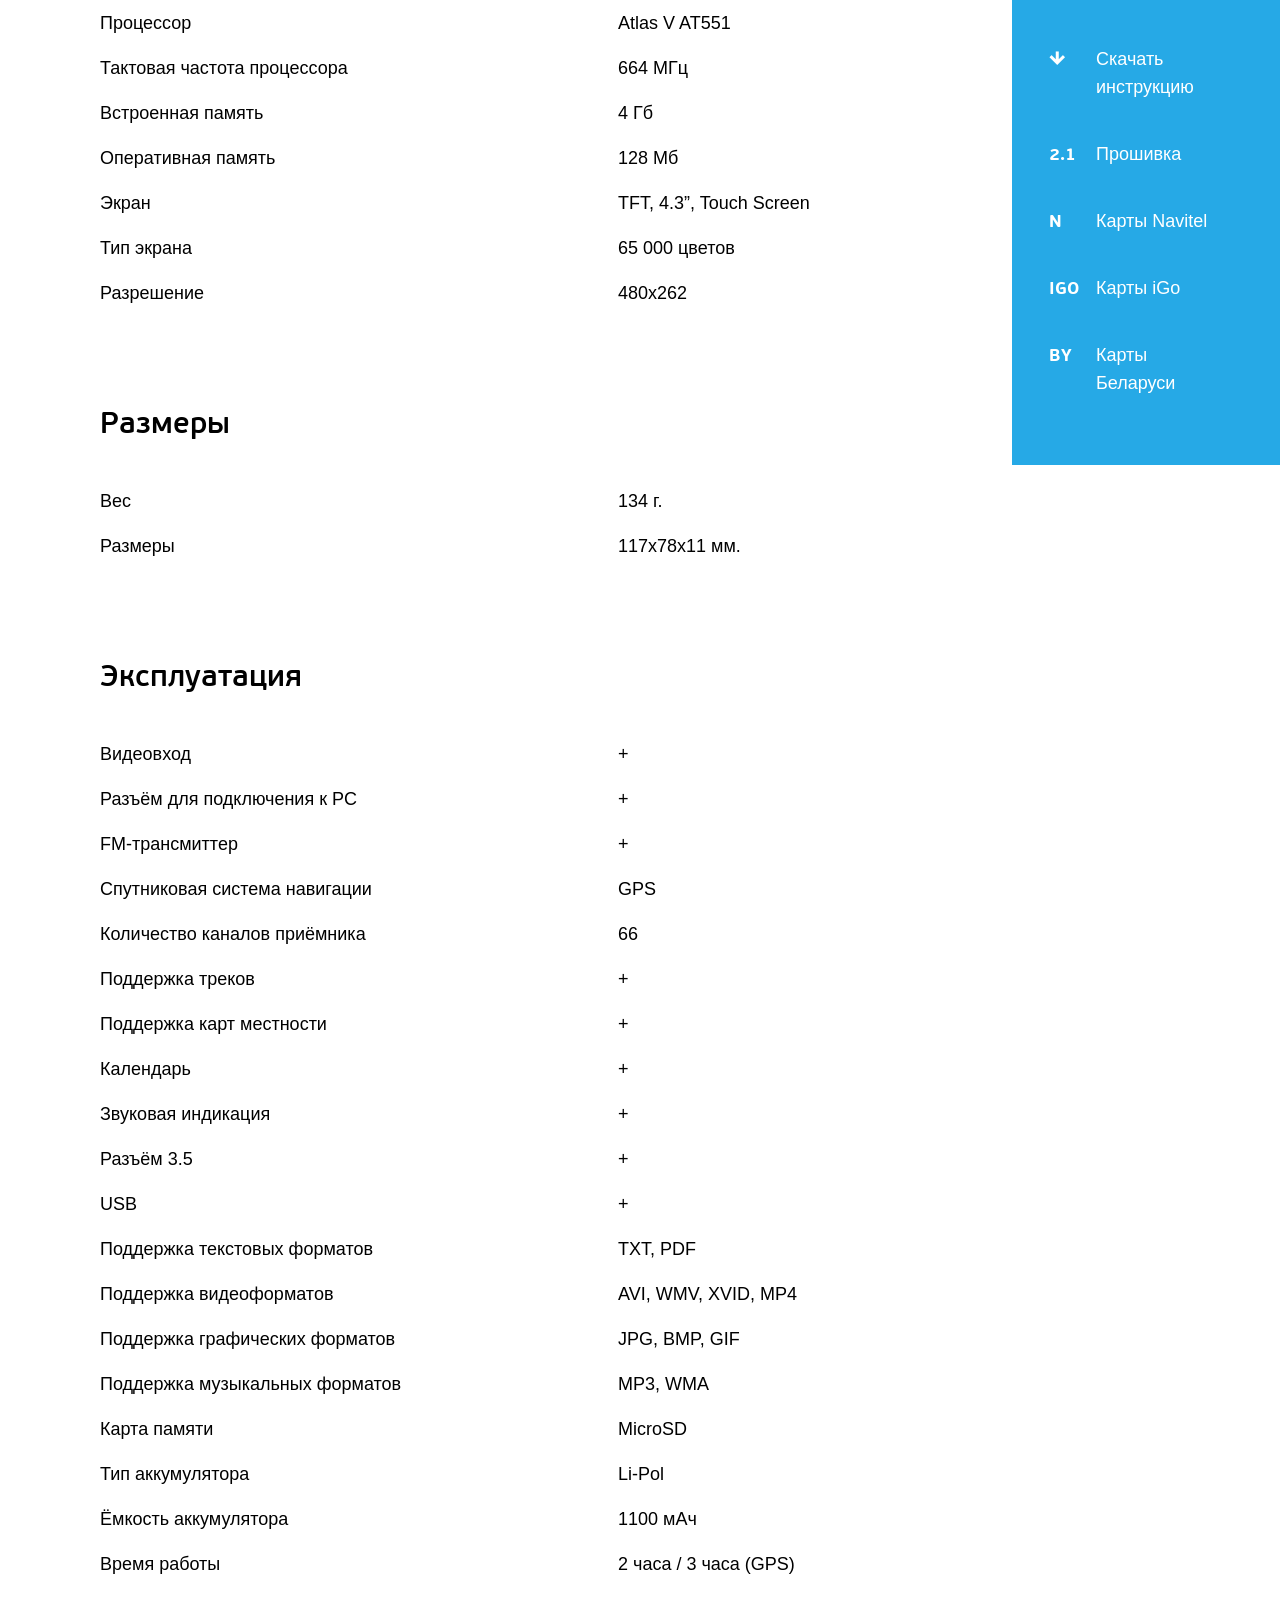
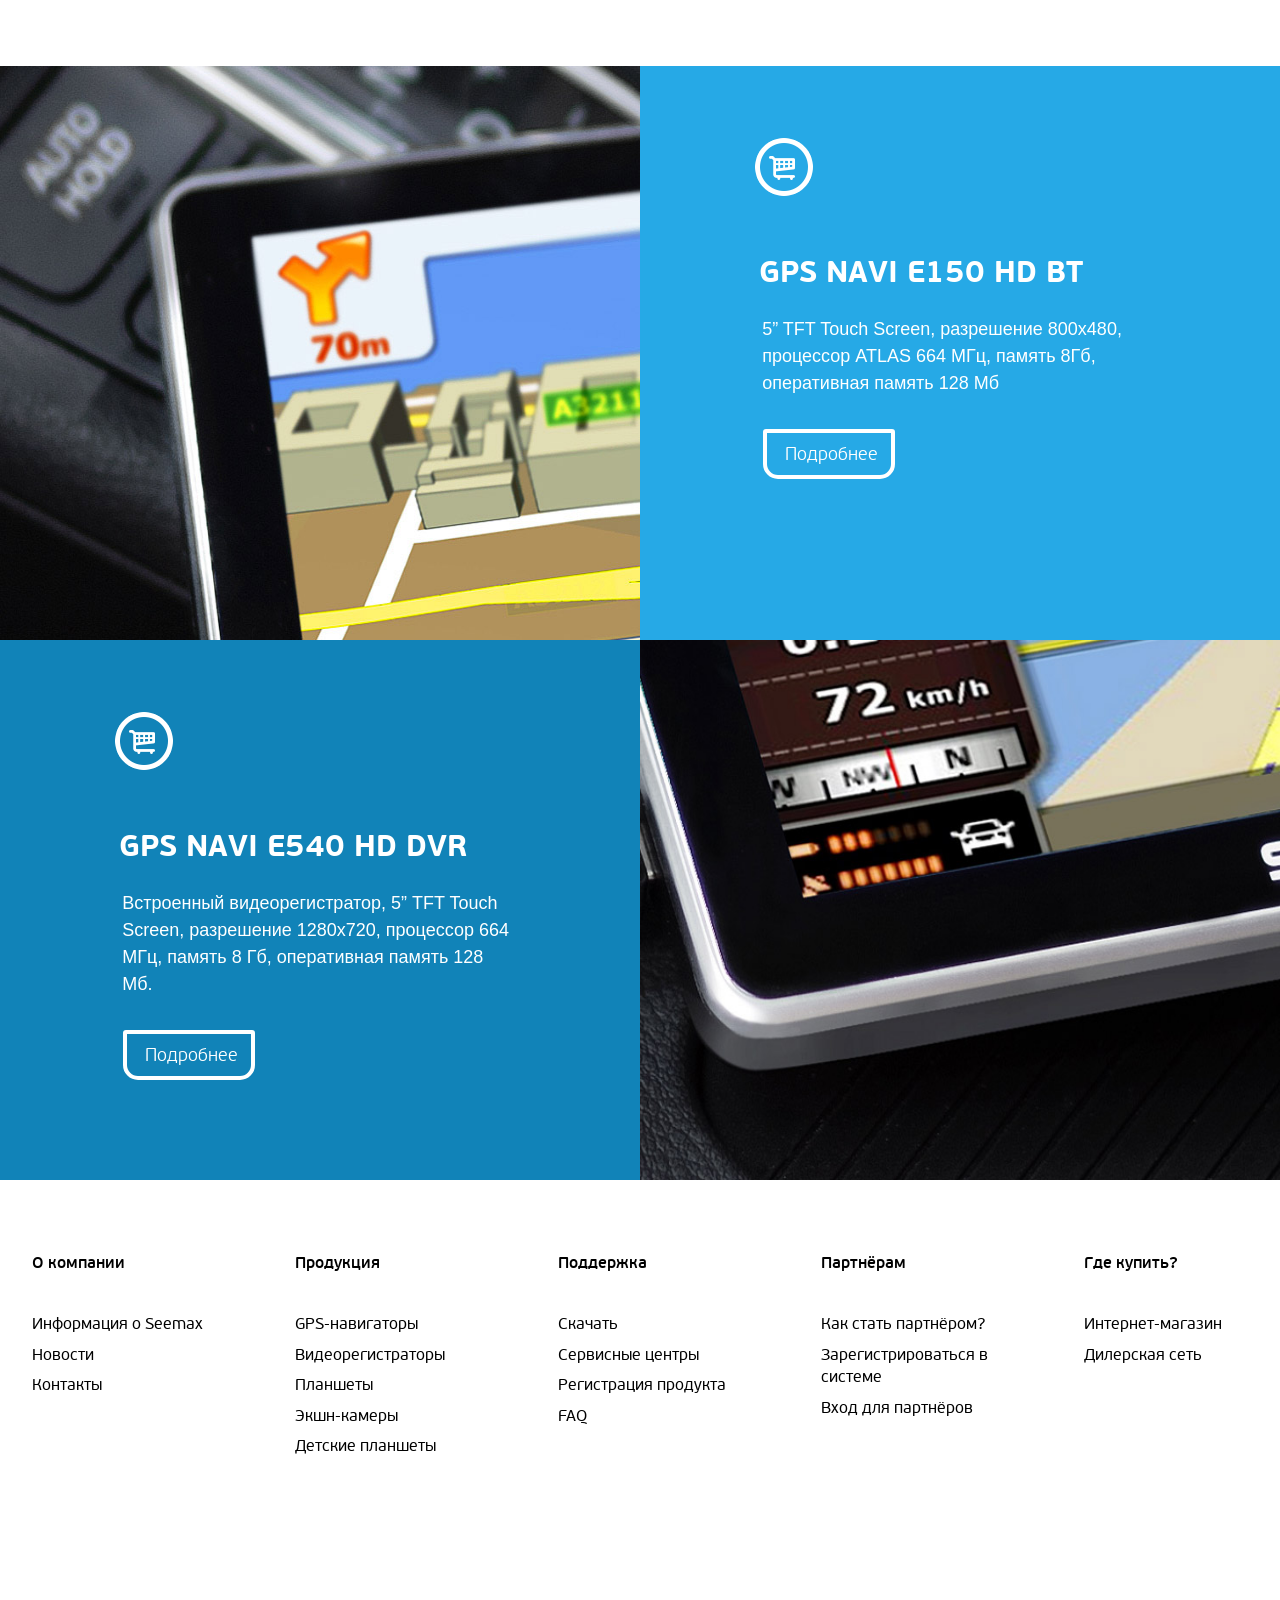
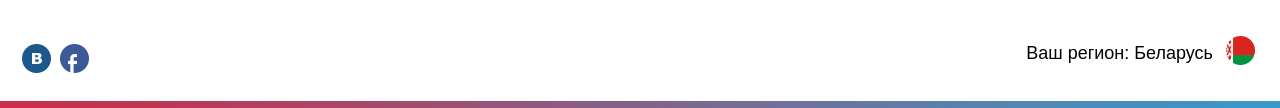
<file: specification.html>
<!DOCTYPE html>
<html>
    <head>
	<meta charset="UTF-8" />
	<title>see:max</title>
	<link rel="stylesheet" type="text/css" href="public/css/desktop.css">
	<link rel="stylesheet" type="text/css" href="public/css/lib/default.css">
	<link rel="stylesheet" type="text/css" href="public/css/media-queries.css">
	<link rel="stylesheet" type="text/css" href="public/css/lib/jquery.jqzoom.css">

    <script type="text/javascript" src="public/js/lib/jquery-1.8.3.min.js"></script>
    <script type="text/javascript" src="public/js/main.js"></script>
    <script type="text/javascript" src="public/js/specification.js"></script>
    <script type="text/javascript" src="public/js/lib/jquery/jquery.carouFredSel-6.1.0-packed.js"></script>
    <script type="text/javascript" src="public/js/lib/jquery.lockfixed.min.js"></script>
    <script type="text/javascript" src="public/js/lib/jquery.jqzoom-core.js"></script>


</head>
<body>
	<div class="page second">
		<div class="header">
			<div class="header__search">
				<div class="header__searchI">
					<div class="logo">
						<a href="#"><img src="public/i/logo.png" alt=""></a>
					</div><!--logo-->
					<div class="search__slog">
						<i></i>
						<input type="text">
					</div><!--search__slog-->
					<i class="close_ar"></i>
					<i class="close_cross"></i>
				</div><!--header__searchI-->
				<div class="search__menu">
					<div class="search__bord bord_p"></div><!--footer__bord bord_p-->
					<div class="search__bord bord_b"></div><!--footer__bord bord_b-->
					<div class="serch__menuI">
						<ul>
							<li><a href="#"><span>Акция! Выиграйте наигатор SeeMax E500</span><i></i></a></li>
							<li><a href="#"><span>Обзор наигатора SeeMax E500</span><i></i></a></li>
							<li><a href="#"><span>Купить наигатор SeeMax E500</span><i></i></a></li>
						</ul>
					</div><!--serch__menuI-->
				</div><!--search__menu-->
			</div><!--header__search-->
			<div class="header__i">
				<div class="header__norm">
					<div class="logo">
						<a href="#"><img src="public/i/logo.png" alt=""></a>
					</div><!--logo-->
					<div class="mainMenu">
						<ul>
							<li><a href="#">О компании</a></li>
							<li><a href="#">Магазин</a></li>
							<li class="cur"><a href="#">Продукция</a></li>
							<li><a href="#">Поддержка</a></li>
							<li><a href="#">Партнёрам</a></li>
							<li><a href="#">Где купить?</a></li>
						</ul>
					</div><!--mainMenu-->
					<div class="search">
						<i></i>
					</div><!--search-->
				</div><!--header__norm-->
			</div><!--header__i-->
			<div class="mainMenu__add">
				<div class="search__bord bord_p"></div>
				<div class="search__bord bord_b"></div>
				<div class="mainMenu__add_i">
					<ul>
						<li><a href="#">GPS-навигаторы</a></li>
						<li><a href="#">Видеорегистраторы</a></li>
						<li><a href="#">Планшеты</a></li>
						<li><a href="#">Экшн-камеры</a></li>
						<li><a href="#">Детские планшеты</a></li>
					</ul>
				</div>
			</div><!--mainMenu__add-->
		</div><!--header-->
		<div class="navigation__prod">
			<div class="navigation__prod_ii">
				<ul class="nav__prod__i">
					<li class="cur"><a href="#">GPS-навигаторы</a></li>
					<li><a href="#">Видеорегистраторы</a></li>
					<li><a href="#">Планшеты</a></li>
					<li><a href="#">Экшн-камеры</a></li>
					<li><a href="#">Детские планшеты</a></li>
				</ul>
			</div>
		</div><!--navigation-->
			<div class="contentBox">
				<div class="prodSpecification">
					<div class="modelReview">
						<div class="cabinet">
							<div class="cabinet__i cab_l">
								<div class="descr__model">
									<h2 class="name__model">Навигатор SeeMax<br>GPS Navi E410</h2>
									<div class="txt__model">
										Устройство работает на платформе Android 4.2<br>и оснащено двухъядерным графическим<br>процессором на платформе Cortex A7<br>и графическим ускорителем Mail400 MP2
									</div><!--txt__model-->
									<a href="#" class="cloudBtn btn_blue">Онлайн-магазин</a>
								</div><!--descr__model-->
							</div><!--cabinet__i cab_l-->
							<div class="cabinet__i cab_r visualModel__box">
								<div class="fotoBox__model">
									<div class="bigFotot__model">
										<a href="public/i/NaviE550b.png" class="image-zoom" title="NaviE550">  
											<img src="public/i/NaviE550n.png" alt="">
										</a> 
										<a href="public/i/NaviE5502b.png" class="image-zoom" title="NaviE550">  
											<img src="public/i/NaviE5502n.png" alt="">
										</a> 
										<a href="public/i/NaviE5503b.png" class="image-zoom" title="NaviE550">  
											<img src="public/i/NaviE5503n.png" alt="">
										</a> 
										<a href="public/i/NaviE5503b.png" class="image-zoom" title="NaviE550">  
											<img src="public/i/NaviE5503n.png" alt="">
										</a> 

							
									</div><!--bigFotot__model-->
									<div class="previewBox">
										<i class="prev_ar ar_l"></i>
										<i class="prev_ar ar_r"></i>
										<i class="bul__preview"></i>
										<div class="previewBox__i">
											<div class="preview__item">
												<img src="public/i/NaviE550.png" alt="">
											</div><!--preview__item-->
											<div class="preview__item">
												<img src="public/i/NaviE5502.png" alt="">
											</div><!--preview__item-->
											<div class="preview__item">
												<img src="public/i/NaviE5503.png" alt="">
											</div>
											<div class="preview__item">
												<img src="public/i/NaviE5503.png" alt="">
											</div>
											<!--preview__item-->
											
										</div><!--previewBox__i-->
									</div><!--previewBox-->
								</div><!--fotoBox__model-->
							</div><!--cabinet__i cab_r-->
						</div><!--cbinet-->
					</div><!--modelReview-->
					<div class="characteristicsBox">
						<div class="cabinet">
							<div class="cabinet__i cab_l">
								<div class="visual_characteristic">
									<div class="visual__i">
										<div class="visual__item">
											<div class="visual__pic">
												<img src="public/i/display.png" alt="">
											</div><!--visual__pic-->
											<div class="visual__descr">
												TFT-дисплей<br>диагональю<br>4,5” — 7”
											</div><!--visual__descr-->
										</div><!--visual__item-->
										<div class="visual__item">
											<div class="visual__pic">
												<img src="public/i/display.png" alt="">
											</div><!--visual__pic-->
											<div class="visual__descr">
												TFT-дисплей<br>диагональю<br>4,5” — 7”
											</div><!--visual__descr-->
										</div><!--visual__item-->
										<div class="visual__item">
											<div class="visual__pic">
												<img src="public/i/display.png" alt="">
											</div><!--visual__pic-->
											<div class="visual__descr">
												TFT-дисплей<br>диагональю<br>4,5” — 7”
											</div><!--visual__descr-->
										</div><!--visual__item-->
									</div><!--visual__i-->
									<div class="visual__loader">
										<a href="#"></a>
										<a href="#"></a>
										<a href="#"></a>
									</div><!--visual__loader-->
								</div><!--visual_characteristic-->
							</div><!--cabinet__i cab_l-->
							<div class="cabinet__i cab_r">
								<div class="characteristic__descr">
									<ul>
										<li><i class="ram"></i>Оперативная память — 1Gb DDR3, а сколько «оперативки» в вашем ноутбуке?</li>
										<li><i class="module"></i>В навигатор встроено два навигационных модуля: GPS и Glonass</li>
										<li><i class="muse"></i>Разъём 3,5 мм — в простонародье «мини-джек», позволит вам слушать любимую музыку</li>
									</ul>
								</div><!--characteristic__descr-->
							</div><!--cabinet__i cab_r-->
						</div><!--cabinet-->
					</div><!--characteristicsBox-->
					<div class="featuresBox">
						<div class="boxFiles">
							<h3 class="titleFiles"><i></i>Файлы:</h3>
							<ul class="files__option">
								<li><a href="#"><i class="arrow_f"></i>Скачать инструкцию</a></li>
								<li><a href="#"><i>2.1</i>Прошивка</a></li>
								<li><a href="#"><i>N</i>Карты Navitel</a></li>
								<li><a href="#"><i>iGO</i>Карты iGo</a></li>
								<li><a href="#"><i>BY</i>Карты Беларуси</a></li>
							</ul>
						</div><!--boxFiles-->
						<div class="featuresBox__i">
							<h3 class="features__title">Основные</h3>
							<table class="features__data">
								<tr>
									<td>Операционная система</td>
									<td>Windows CE (6.0)</td>
								</tr>
								<tr>
									<td>Процессор</td>
									<td>Atlas V AT551</td>
								</tr>
								<tr>
									<td>Тактовая частота процессора</td>
									<td>664 МГц</td>
								</tr>
								<tr>
									<td>Встроенная память</td>
									<td>4 Гб</td>
								</tr>
								<tr>
									<td>Оперативная память</td>
									<td>128 Мб</td>
								</tr>
								<tr>
									<td>Экран</td>
									<td>TFT, 4.3”, Touch Screen</td>
								</tr>
								<tr>
									<td>Тип экрана</td>
									<td>65 000 цветов</td>
								</tr>
								<tr>
									<td>Разрешение</td>
									<td>480х262</td>
								</tr>
							</table>
							<h3 class="features__title">Размеры</h3>
							<table class="features__data">
								<tr>
									<td>Вес</td>
									<td>134 г.</td>
								</tr>
								<tr>
									<td>Размеры</td>
									<td>117х78х11 мм.</td>
								</tr>
							</table>
							<h3 class="features__title">Эксплуатация</h3>
							<table class="features__data">
								<tr>
									<td>Видеовход</td>
									<td>+</td>
								</tr>
								<tr>
									<td>Разъём для подключения к PC</td>
									<td>+</td>
								</tr>
								<tr>
									<td>FM-трансмиттер</td>
									<td>+</td>
								</tr>
								<tr>
									<td>Спутниковая система навигации</td>
									<td>GPS</td>
								</tr>
								<tr>
									<td>Количество каналов приёмника</td>
									<td>66</td>
								</tr>
								<tr>
									<td>Поддержка треков</td>
									<td>+</td>
								</tr>
								<tr>
									<td>Поддержка карт местности</td>
									<td>+</td>
								</tr>
								<tr>
									<td>Календарь</td>
									<td>+</td>
								</tr>
								<tr>
									<td>Звуковая индикация</td>
									<td>+</td>
								</tr>
								<tr>
									<td>Разъём 3.5</td>
									<td>+</td>
								</tr>
								<tr>
									<td>USB</td>
									<td>+</td>
								</tr>
								<tr>
									<td>Поддержка текстовых форматов</td>
									<td>TXT, PDF</td>
								</tr>
								<tr>
									<td>Поддержка видеоформатов</td>
									<td>AVI, WMV, XVID, MP4</td>
								</tr>
								<tr>
									<td>Поддержка графических форматов</td>
									<td>JPG, BMP, GIF</td>
								</tr>
								<tr>
									<td>Поддержка музыкальных форматов</td>
									<td>MP3, WMA</td>
								</tr>
								<tr>
									<td>Карта памяти</td>
									<td>MicroSD</td>
								</tr>
								<tr>
									<td>Тип аккумулятора</td>
									<td>Li-Pol</td>
								</tr>
								<tr>
									<td>Ёмкость аккумулятора</td>
									<td>1100 мАч</td>
								</tr>
								<tr>
									<td>Время работы</td>
									<td>2 часа / 3 часа (GPS)</td>
								</tr>
							</table>
						</div><!--featuresBox__i-->
					</div><!--featuresBox-->
				</div><!--prodSpecification-->
				<div class="adBox">
					<div class="ad__i max top">
						<div class="ad__img">
							<img src="public/i/ban1.jpg" alt="">
							<div class="ad__img_h"></div><!--ad__img_h-->
						</div><!--ad__img-->
					</div><!--ad__i-->
					<div class="ad__i min top">
						<div class="ad__txt">
							<i class="ad__icon"></i>
							<div class="ad__txt_title">
								gps navi e150 hd bt
							</div><!--ad__txt_title-->
							<div class="ad__txt_i">
								5” TFT Touch Screen, разрешение 800х480,
								процессор ATLAS 664 МГц, память 8Гб,
								оперативная память 128 Мб 
							</div><!--add__txt_i-->
							<a href="#" class="cloudBtn">Подробнее</a>
						</div><!--ad__txt-->
					</div><!--ad__i-->
					<div class="ad__i max bot">
						<div class="ad__txt">
							<i class="ad__icon"></i>
							<div class="ad__txt_title">
								gps navi e540 hd dvr
							</div><!--ad__txt_title-->
							<div class="ad__txt_i">
								Встроенный видеорегистратор, 5” TFT  Touch Screen,
								разрешение 1280х720, процессор 664 МГц, память 8 Гб,
								оперативная память 128 Мб.
							</div><!--add__txt_i-->
							<a href="#" class="cloudBtn">Подробнее</a>
						</div><!--ad__txt-->
					</div><!--ad__i-->
					<div class="ad__i min bot">
						<div class="ad__img">
							<img src="public/i/ban2.jpg" alt="">
							<div class="ad__img_h"></div><!--ad__img_h-->
						</div><!--ad__img-->
					</div><!--ad__i-->
				</div><!--adBox-->
			</div><!--contentBox-->
		<div class="addMenu">
			<ul class="cols">
				<li class="titleLink"><a href="#">О компании</a></li>
				<li><a href="#">Информация о Seemax</a></li>
				<li><a href="#">Новости</a></li>
				<li><a href="#">Контакты</a></li>
			</ul>
			<ul class="cols">
				<li class="titleLink"><a href="#">Продукция</a></li>
				<li><a href="#">GPS-навигаторы</a></li>
				<li><a href="#">Видеорегистраторы</a></li>
				<li><a href="#">Планшеты</a></li>
				<li><a href="#">Экшн-камеры</a></li>
				<li><a href="#">Детские планшеты</a></li>
			</ul>
			<ul class="cols">
				<li class="titleLink"><a href="#">Поддержка</a></li>
				<li><a href="#">Скачать</a></li>
				<li><a href="#">Сервисные центры</a></li>
				<li><a href="#">Регистрация продукта</a></li>
				<li><a href="#">FAQ</a></li>
			</ul>
			<ul class="cols">
				<li class="titleLink"><a href="#">Партнёрам</a></li>
				<li><a href="#">Как стать партнёром?</a></li>
				<li><a href="#">Зарегистрироваться в системе</a></li>
				<li><a href="#">Вход для партнёров</a></li>
			</ul>
			<ul class="cols">
				<li class="titleLink"><a href="#">Где купить?</a></li>
				<li><a href="#">Интернет-магазин</a></li>
				<li><a href="#">Дилерская сеть</a></li>
			</ul>
		</div><!--addMenu-->
		<div class="footer">
			<div class="footerBord">
				<div class="footer__bord bord_p"></div><!--footer__bord bord_p-->
				<div class="footer__bord bord_b"></div><!--footer__bord bord_b-->
				<div class="footer__bord bord_g"></div><!--footer__bord bord_g-->
			</div><!--footerBord-->
			<div class="footer__i">
				<div class="social_f">
					<a href="#" class="vk"></a>
					<a href="#" class="fb"></a>
				</div><!--social_f-->
				<div class="region">
					Ваш регион: <span>Беларусь <i></i></span>
					<a href="#" class="rus">Россия <i></i></a>
					<a href="#" class="uk">Украина <i></i></a>
				</div><!--region-->
			</div><!--footer__i-->
		</div><!--footer-->
	</div><!--page-->
</body>
</html>
</file>
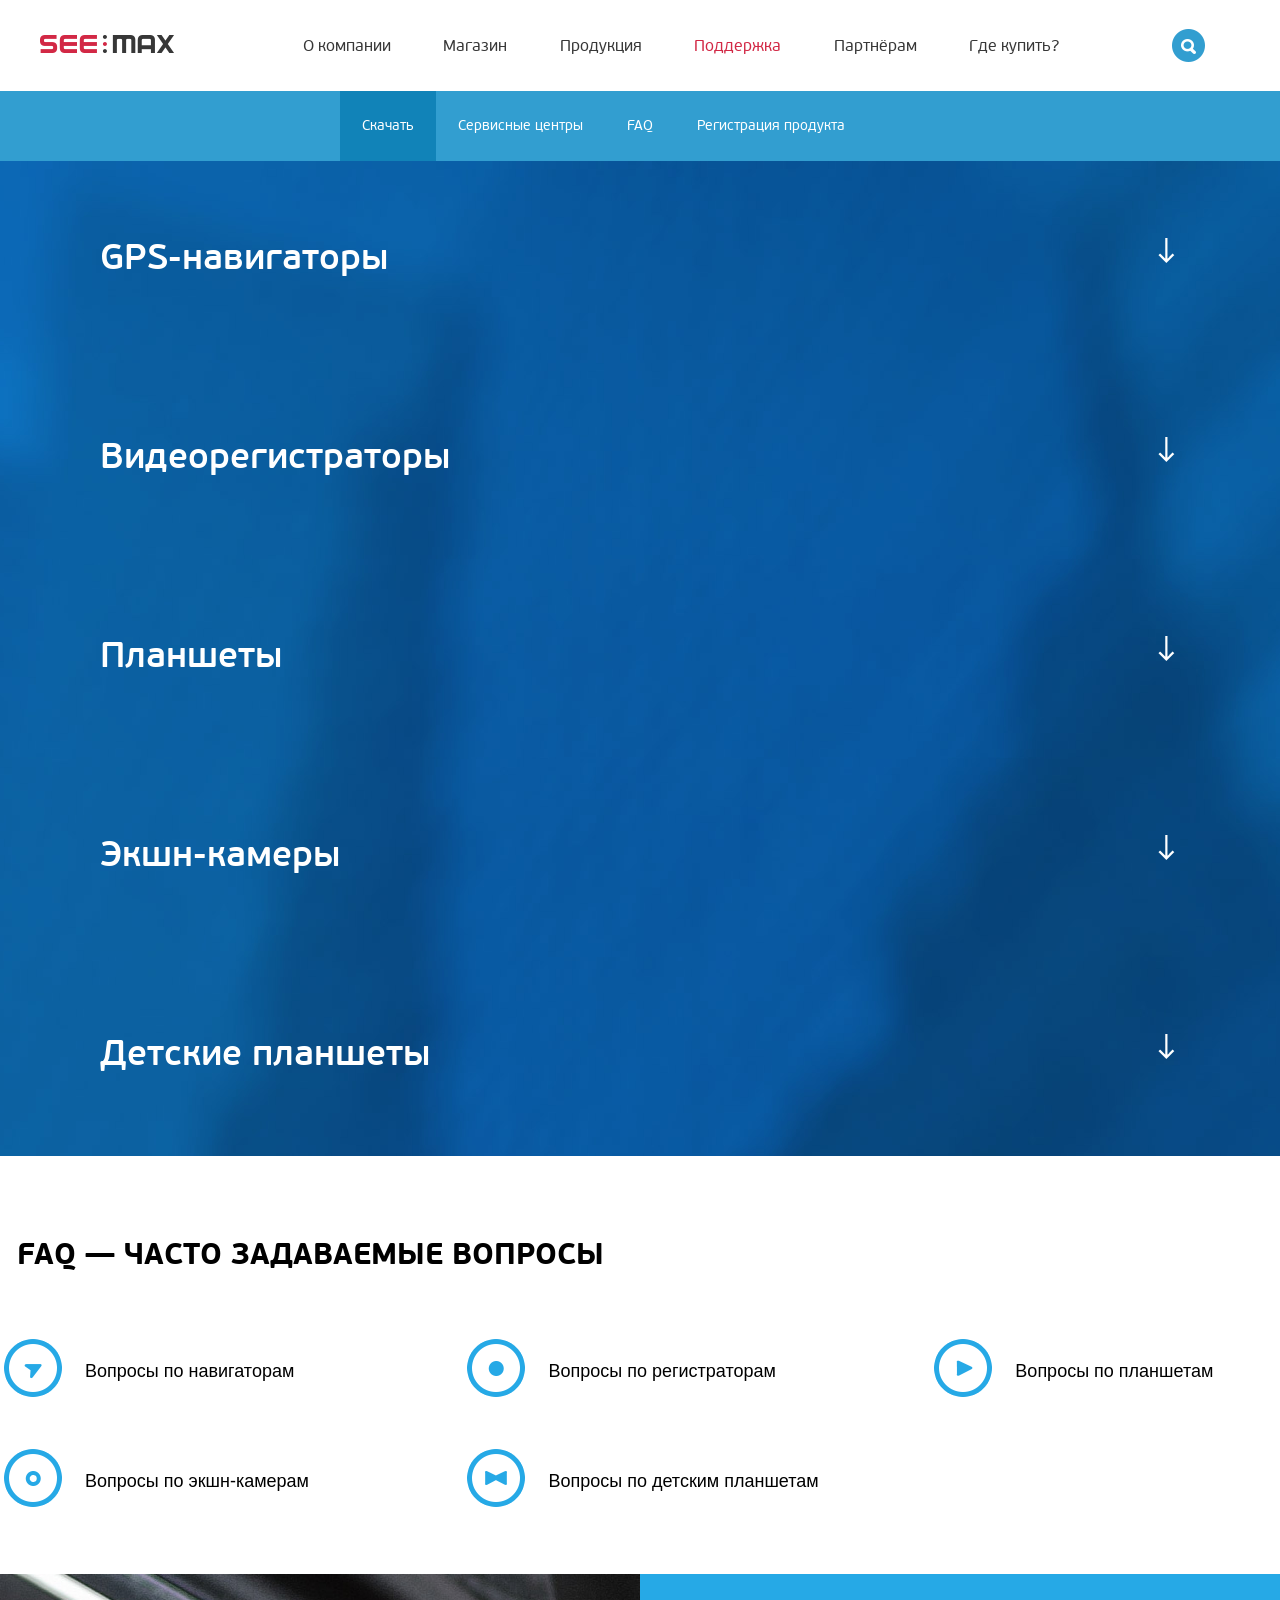
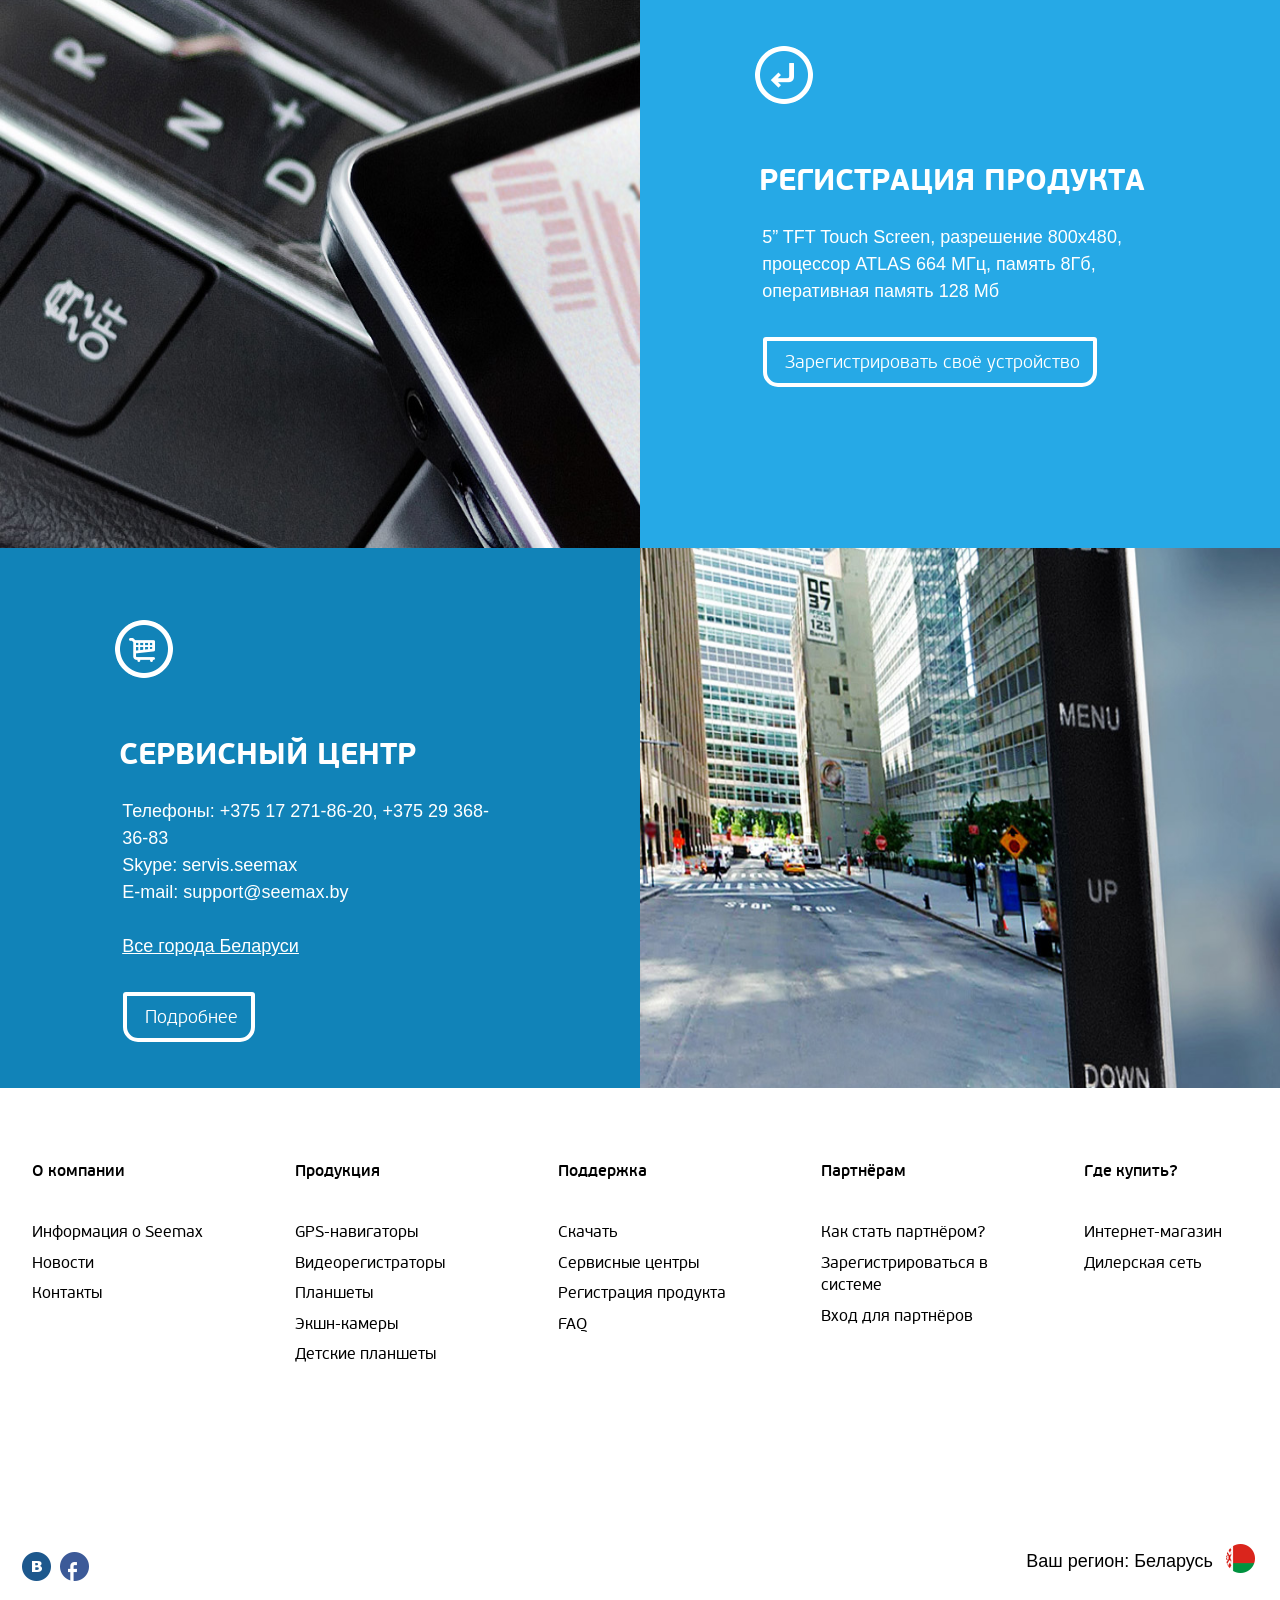
<file: support.html>
<!DOCTYPE html>
<html>
<head>
	<meta charset="UTF-8" />
	<title>see:max</title>
	<link rel="stylesheet" type="text/css" href="public/css/desktop.css">
	<link rel="stylesheet" type="text/css" href="public/css/lib/default.css">
        <script type="text/javascript" src="public/js/lib/jquery-1.8.3.min.js"></script>
        <script type="text/javascript" src="public/js/main.js"></script>
</head>
<body>
	<div class="page second">
		<div class="header">
			<div class="header__search">
				<div class="header__searchI">
					<div class="logo">
						<a href="#"><img src="public/i/logo.png" alt=""></a>
					</div><!--logo-->
					<div class="search__slog">
						<i></i>
						<input type="text">
					</div><!--search__slog-->
					<i class="close_ar"></i>
					<i class="close_cross"></i>
				</div><!--header__searchI-->
				<div class="search__menu">
					<div class="search__bord bord_p"></div><!--footer__bord bord_p-->
					<div class="search__bord bord_b"></div><!--footer__bord bord_b-->
					<div class="serch__menuI">
						<ul>
							<li><a href="#"><span>Акция! Выиграйте наигатор SeeMax E500</span><i></i></a></li>
							<li><a href="#"><span>Обзор наигатора SeeMax E500</span><i></i></a></li>
							<li><a href="#"><span>Купить наигатор SeeMax E500</span><i></i></a></li>
						</ul>
					</div><!--serch__menuI-->
				</div><!--search__menu-->
			</div><!--header__search-->
			<div class="header__i">
				<div class="header__norm">
					<div class="logo">
						<a href="#"><img src="public/i/logo.png" alt=""></a>
					</div><!--logo-->
					<div class="mainMenu">
						<ul>
							<li><a href="#">О компании</a></li>
							<li><a href="#">Магазин</a></li>
							<li><a href="#">Продукция</a></li>
							<li class="cur"><a href="#">Поддержка</a></li>
							<li><a href="#">Партнёрам</a></li>
							<li><a href="#">Где купить?</a></li>
						</ul>
					</div><!--mainMenu-->
					<div class="search">
						<i></i>
					</div><!--search-->
				</div><!--header__norm-->
			</div><!--header__i-->
			<div class="mainMenu__add">
				<div class="search__bord bord_p"></div>
				<div class="search__bord bord_b"></div>
				<div class="mainMenu__add_i">
					<ul>
						<li><a href="#">GPS-навигаторы</a></li>
						<li><a href="#">Видеорегистраторы</a></li>
						<li><a href="#">Планшеты</a></li>
						<li><a href="#">Экшн-камеры</a></li>
						<li><a href="#">Детские планшеты</a></li>
					</ul>
				</div>
			</div><!--mainMenu__add-->
		</div><!--header-->
		<div class="navigation__prod">
			<div class="navigation__prod_ii">
				<ul class="nav__prod__i">
					<li class="cur"><a href="#">Скачать</a></li>
					<li><a href="#">Сервисные центры</a></li>
					<li><a href="#">FAQ</a></li>
					<li><a href="#">Регистрация продукта</a></li>
				</ul>
			</div>
		</div><!--navigation-->
			<div class="contentBox">
				<div class="supportBox">
					<div class="support__i">
						<div class="support__section section_one">
							<h3 class="section__title">GPS-навигаторы <i></i></h3>
							<div class="section__content">
								<div class="section__i">
									<img src="public/i/pic1.png" alt="">
									<h4 class="name__item">GPS Navi E410</h4>
									<ul class="section__option">
										<li><a href="#"><i>BY</i>Карты Беларуси</a></li>
										<li><a href="#"><i>NAV</i>Карты Навител</a></li>
										<li><a href="#"><i>GL</i>Карты Глонасс</a></li>
										<li><a href="#"><i>2.1</i>Прошивка</a></li>
										<li><a href="#"><i class="arrow_s"></i>Скачать инструкцию</a></li>
									</ul>
								</div><!--section__i-->
								<div class="section__i">
									<img src="public/i/pic1.png" alt="">
									<h4 class="name__item">GPS Navi E500</h4>
									<ul class="section__option">
										<li><a href="#"><i class="arrow_s"></i>Скачать инструкцию</a></li>
										<li><a href="#"><i>2.1</i>Прошивка</a></li>
										<li><a href="#"><i>BY</i>Карты Беларуси</a></li>
									</ul>
								</div><!--section__i-->
								<div class="section__i">
									<img src="public/i/pic1.png" alt="">
									<h4 class="name__item">GPS Navi E510</h4>
									<ul class="section__option">
										<li><a href="#"><i class="arrow_s"></i>Скачать инструкцию</a></li>
										<li><a href="#"><i>2.1</i>Прошивка</a></li>
										<li><a href="#"><i>BY</i>Карты Беларуси</a></li>
									</ul>
								</div><!--section__i-->
								<div class="section__i">
									<img src="public/i/pic1.png" alt="">
									<h4 class="name__item">GPS Navi E510 DVR </h4>
									<ul class="section__option">
										<li><a href="#"><i class="arrow_s"></i>Скачать инструкцию</a></li>
										<li><a href="#"><i>2.1</i>Прошивка</a></li>
										<li><a href="#"><i>BY</i>Карты Беларуси</a></li>
									</ul>
								</div><!--section__i-->
							</div><!--section__content-->
						</div><!--support__section-->
						<div class="support__section section_two">
							<h3 class="section__title">Видеорегистраторы<i></i></h3>
							<div class="section__content">
								<div class="section__i">
									<img src="public/i/pic1.png" alt="">
									<h4 class="name__item">GPS Navi E410</h4>
									<ul class="section__option">
										<li><a href="#"><i class="arrow_s"></i>Скачать инструкцию</a></li>
										<li><a href="#"><i>2.1</i>Прошивка</a></li>
										<li><a href="#"><i>BY</i>Карты Беларуси</a></li>
									</ul>
								</div><!--section__i-->
								<div class="section__i">
									<img src="public/i/pic1.png" alt="">
									<h4 class="name__item">GPS Navi E500</h4>
									<ul class="section__option">
										<li><a href="#"><i class="arrow_s"></i>Скачать инструкцию</a></li>
										<li><a href="#"><i>2.1</i>Прошивка</a></li>
										<li><a href="#"><i>BY</i>Карты Беларуси</a></li>
									</ul>
								</div><!--section__i-->
								<div class="section__i">
									<img src="public/i/pic1.png" alt="">
									<h4 class="name__item">GPS Navi E510</h4>
									<ul class="section__option">
										<li><a href="#"><i class="arrow_s"></i>Скачать инструкцию</a></li>
										<li><a href="#"><i>2.1</i>Прошивка</a></li>
										<li><a href="#"><i>BY</i>Карты Беларуси</a></li>
									</ul>
								</div><!--section__i-->
								<div class="section__i">
									<img src="public/i/pic1.png" alt="">
									<h4 class="name__item">GPS Navi E510 DVR </h4>
									<ul class="section__option">
										<li><a href="#"><i class="arrow_s"></i>Скачать инструкцию</a></li>
										<li><a href="#"><i>2.1</i>Прошивка</a></li>
										<li><a href="#"><i>BY</i>Карты Беларуси</a></li>
									</ul>
								</div><!--section__i-->
							</div><!--section__content-->
						</div><!--support__section-->
						<div class="support__section section_three">
							<h3 class="section__title">Планшеты<i></i></h3>
							<div class="section__content">
								<div class="section__i">
									<img src="public/i/pic1.png" alt="">
									<h4 class="name__item">GPS Navi E410</h4>
									<ul class="section__option">
										<li><a href="#"><i class="arrow_s"></i>Скачать инструкцию</a></li>
										<li><a href="#"><i>2.1</i>Прошивка</a></li>
										<li><a href="#"><i>BY</i>Карты Беларуси</a></li>
									</ul>
								</div><!--section__i-->
								<div class="section__i">
									<img src="public/i/pic1.png" alt="">
									<h4 class="name__item">GPS Navi E500</h4>
									<ul class="section__option">
										<li><a href="#"><i class="arrow_s"></i>Скачать инструкцию</a></li>
										<li><a href="#"><i>2.1</i>Прошивка</a></li>
										<li><a href="#"><i>BY</i>Карты Беларуси</a></li>
									</ul>
								</div><!--section__i-->
								<div class="section__i">
									<img src="public/i/pic1.png" alt="">
									<h4 class="name__item">GPS Navi E510</h4>
									<ul class="section__option">
										<li><a href="#"><i class="arrow_s"></i>Скачать инструкцию</a></li>
										<li><a href="#"><i>2.1</i>Прошивка</a></li>
										<li><a href="#"><i>BY</i>Карты Беларуси</a></li>
									</ul>
								</div><!--section__i-->
								<div class="section__i">
									<img src="public/i/pic1.png" alt="">
									<h4 class="name__item">GPS Navi E510 DVR </h4>
									<ul class="section__option">
										<li><a href="#"><i class="arrow_s"></i>Скачать инструкцию</a></li>
										<li><a href="#"><i>2.1</i>Прошивка</a></li>
										<li><a href="#"><i>BY</i>Карты Беларуси</a></li>
									</ul>
								</div><!--section__i-->
							</div><!--section__content-->
						</div><!--support__section-->
						<div class="support__section section_four">
							<h3 class="section__title">Экшн-камеры<i></i></h3>
							<div class="section__content">
								<div class="section__i">
									<img src="public/i/pic1.png" alt="">
									<h4 class="name__item">GPS Navi E410</h4>
									<ul class="section__option">
										<li><a href="#"><i class="arrow_s"></i>Скачать инструкцию</a></li>
										<li><a href="#"><i>2.1</i>Прошивка</a></li>
										<li><a href="#"><i>BY</i>Карты Беларуси</a></li>
									</ul>
								</div><!--section__i-->
								<div class="section__i">
									<img src="public/i/pic1.png" alt="">
									<h4 class="name__item">GPS Navi E500</h4>
									<ul class="section__option">
										<li><a href="#"><i class="arrow_s"></i>Скачать инструкцию</a></li>
										<li><a href="#"><i>2.1</i>Прошивка</a></li>
										<li><a href="#"><i>BY</i>Карты Беларуси</a></li>
									</ul>
								</div><!--section__i-->
								<div class="section__i">
									<img src="public/i/pic1.png" alt="">
									<h4 class="name__item">GPS Navi E510</h4>
									<ul class="section__option">
										<li><a href="#"><i class="arrow_s"></i>Скачать инструкцию</a></li>
										<li><a href="#"><i>2.1</i>Прошивка</a></li>
										<li><a href="#"><i>BY</i>Карты Беларуси</a></li>
									</ul>
								</div><!--section__i-->
								<div class="section__i">
									<img src="public/i/pic1.png" alt="">
									<h4 class="name__item">GPS Navi E510 DVR </h4>
									<ul class="section__option">
										<li><a href="#"><i class="arrow_s"></i>Скачать инструкцию</a></li>
										<li><a href="#"><i>2.1</i>Прошивка</a></li>
										<li><a href="#"><i>BY</i>Карты Беларуси</a></li>
									</ul>
								</div><!--section__i-->
							</div><!--section__content-->
						</div><!--support__section-->
						<div class="support__section section_five">
							<h3 class="section__title">Детские планшеты<i></i></h3>
							<div class="section__content">
								<div class="section__i">
									<img src="public/i/pic1.png" alt="">
									<h4 class="name__item">GPS Navi E410</h4>
									<ul class="section__option">
										<li><a href="#"><i class="arrow_s"></i>Скачать инструкцию</a></li>
										<li><a href="#"><i>2.1</i>Прошивка</a></li>
										<li><a href="#"><i>BY</i>Карты Беларуси</a></li>
									</ul>
								</div><!--section__i-->
								<div class="section__i">
									<img src="public/i/pic1.png" alt="">
									<h4 class="name__item">GPS Navi E500</h4>
									<ul class="section__option">
										<li><a href="#"><i class="arrow_s"></i>Скачать инструкцию</a></li>
										<li><a href="#"><i>2.1</i>Прошивка</a></li>
										<li><a href="#"><i>BY</i>Карты Беларуси</a></li>
									</ul>
								</div><!--section__i-->
								<div class="section__i">
									<img src="public/i/pic1.png" alt="">
									<h4 class="name__item">GPS Navi E510</h4>
									<ul class="section__option">
										<li><a href="#"><i class="arrow_s"></i>Скачать инструкцию</a></li>
										<li><a href="#"><i>2.1</i>Прошивка</a></li>
										<li><a href="#"><i>BY</i>Карты Беларуси</a></li>
									</ul>
								</div><!--section__i-->
								<div class="section__i">
									<img src="public/i/pic1.png" alt="">
									<h4 class="name__item">GPS Navi E510 DVR </h4>
									<ul class="section__option">
										<li><a href="#"><i class="arrow_s"></i>Скачать инструкцию</a></li>
										<li><a href="#"><i>2.1</i>Прошивка</a></li>
										<li><a href="#"><i>BY</i>Карты Беларуси</a></li>
									</ul>
								</div><!--section__i-->
							</div><!--section__content-->
						</div><!--support__section-->
					</div><!--support__i-->
				</div><!--supportBox-->
				<div class="miniBox__faq">
					<h3 class="title__faq">faq — часто задаваемые вопросы</h3>
					<ul class="nav__faq">
						<li><a href="#"><i class="navigation_i"></i>Вопросы по навигаторам</a></li>
						<li><a href="#"><i class="reg_i"></i>Вопросы по регистраторам</a></li>
						<li><a href="#"><i class="plan_i"></i>Вопросы по планшетам</a></li>
						<li><a href="#"><i class="action_cam"></i>Вопросы по экшн-камерам</a></li>
						<li><a href="#"><i class="plan_child"></i>Вопросы по детским планшетам</a></li>
					</ul>
				</div><!--miniBox__faq-->
				<div class="adBox">
					<div class="ad__i max top">
						<div class="ad__img">
							<img src="public/i/ban3.jpg" alt="">
							<div class="ad__img_h"></div><!--ad__img_h-->
						</div><!--ad__img-->
					</div><!--ad__i-->
					<div class="ad__i min top">
						<div class="ad__txt">
							<i class="ad__icon ar_icon"></i>
							<div class="ad__txt_title">
								регистрация продукта
							</div><!--ad__txt_title-->
							<div class="ad__txt_i">
								5” TFT Touch Screen, разрешение 800х480,
								процессор ATLAS 664 МГц, память 8Гб,
								оперативная память 128 Мб  
							</div><!--add__txt_i-->
							<a href="#" class="cloudBtn"> Зарегистрировать своё устройство</a>
						</div><!--ad__txt-->
					</div><!--ad__i-->
					<div class="ad__i max bot">
						<div class="ad__txt">
							<i class="ad__icon"></i>
							<div class="ad__txt_title">
								сервисный центр
							</div><!--ad__txt_title-->
							<div class="ad__txt_i">
								Телефоны: +375 17 271-86-20, +375 29 368-36-83 <br />Skype: servis.seemax<br />E-mail: support@seemax.by<br /><br /><a href="#">Все города Беларуси</a>
							</div><!--add__txt_i-->
							<a href="#" class="cloudBtn">Подробнее</a>
						</div><!--ad__txt-->
					</div><!--ad__i-->
					<div class="ad__i min bot">
						<div class="ad__img">
							<img src="public/i/ban4.jpg" alt="">
							<div class="ad__img_h"></div><!--ad__img_h-->
						</div><!--ad__img-->
					</div><!--ad__i-->
				</div><!--adBox-->
			</div><!--contentBox-->
		<div class="addMenu">
			<ul class="cols">
				<li class="titleLink"><a href="#">О компании</a></li>
				<li><a href="#">Информация о Seemax</a></li>
				<li><a href="#">Новости</a></li>
				<li><a href="#">Контакты</a></li>
			</ul>
			<ul class="cols">
				<li class="titleLink"><a href="#">Продукция</a></li>
				<li><a href="#">GPS-навигаторы</a></li>
				<li><a href="#">Видеорегистраторы</a></li>
				<li><a href="#">Планшеты</a></li>
				<li><a href="#">Экшн-камеры</a></li>
				<li><a href="#">Детские планшеты</a></li>
			</ul>
			<ul class="cols">
				<li class="titleLink"><a href="#">Поддержка</a></li>
				<li><a href="#">Скачать</a></li>
				<li><a href="#">Сервисные центры</a></li>
				<li><a href="#">Регистрация продукта</a></li>
				<li><a href="#">FAQ</a></li>
			</ul>
			<ul class="cols">
				<li class="titleLink"><a href="#">Партнёрам</a></li>
				<li><a href="#">Как стать партнёром?</a></li>
				<li><a href="#">Зарегистрироваться в системе</a></li>
				<li><a href="#">Вход для партнёров</a></li>
			</ul>
			<ul class="cols">
				<li class="titleLink"><a href="#">Где купить?</a></li>
				<li><a href="#">Интернет-магазин</a></li>
				<li><a href="#">Дилерская сеть</a></li>
			</ul>
		</div><!--addMenu-->
		<div class="footer">
			<div class="footerBord">
				<div class="footer__bord bord_p"></div><!--footer__bord bord_p-->
				<div class="footer__bord bord_b"></div><!--footer__bord bord_b-->
				<div class="footer__bord bord_g"></div><!--footer__bord bord_g-->
			</div><!--footerBord-->
			<div class="footer__i">
				<div class="social_f">
					<a href="#" class="vk"></a>
					<a href="#" class="fb"></a>
				</div><!--social_f-->
				<div class="region">
					Ваш регион: <span>Беларусь <i></i></span>
					<a href="#" class="rus">Россия <i></i></a>
					<a href="#" class="uk">Украина <i></i></a>
				</div><!--region-->
			</div><!--footer__i-->
		</div><!--footer-->
	</div><!--page-->
</body>
</html>
</file>
<file: public/css/desktop.css>
/*==========fonts=========*/

@font-face {
    font-family: 'pf_beausans_proregular';
    src: url('../fonts/pfbeausanspro-regular-webfont.eot');
    src: url('../fonts/pfbeausanspro-regular-webfont.eot?#iefix') format('embedded-opentype'),
         url('../fonts/pfbeausanspro-regular-webfont.woff') format('woff'),
         url('../fonts/pfbeausanspro-regular-webfont.ttf') format('truetype');
    font-weight: normal;
    font-style: normal;
}
@font-face {
    font-family: 'pf_beausans_probold';
    src: url('../fonts/pfbeausanspro-bold-webfont.eot');
    src: url('../fonts/pfbeausanspro-bold-webfont.eot?#iefix') format('embedded-opentype'),
         url('../fonts/pfbeausanspro-bold-webfont.woff') format('woff'),
         url('../fonts/pfbeausanspro-bold-webfont.ttf') format('truetype');
    font-weight: normal;
    font-style: normal;
}

@font-face {
    font-family: 'pf_beausans_prolight';
    src: url('../fonts/pfbeausanspro-light-webfont.eot');
    src: url('../fonts/pfbeausanspro-light-webfont.eot?#iefix') format('embedded-opentype'),
         url('../fonts/pfbeausanspro-light-webfont.woff') format('woff'),
         url('../fonts/pfbeausanspro-light-webfont.ttf') format('truetype');
    font-weight: normal;
    font-style: normal;
}

@font-face {
    font-family: 'pf_beausans_prosemibold';
    src: url('../fonts/pfbeausanspro-semibold-webfont.eot');
    src: url('../fonts/pfbeausanspro-semibold-webfont.eot?#iefix') format('embedded-opentype'),
         url('../fonts/pfbeausanspro-semibold-webfont.woff') format('woff'),
         url('../fonts/pfbeausanspro-semibold-webfont.ttf') format('truetype');
    font-weight: normal;
    font-style: normal;
}

@font-face {
    font-family: 'pf_beausans_probbook';
    src: url('../fonts/pfbeausanspro-bbook-webfont.eot');
    src: url('../fonts/pfbeausanspro-bbook-webfont.eot?#iefix') format('embedded-opentype'),
         url('../fonts/pfbeausanspro-bbook-webfont.woff') format('woff'),
         url('../fonts/pfbeausanspro-bbook-webfont.ttf') format('truetype');
    font-weight: normal;
    font-style: normal;
}

/*=====================================================*/

body {
	background:#fff;
}
.page {
	max-width: 1280px;
	min-width: 800px;
	margin: 0 auto;
}

/*=========page==========*/

/*==========header
===================*/

.header {
	position:relative;
}
.header__i {
	min-width: 800px;
	max-width:1280px;
	position:relative;
	height:91px;
	margin:0 auto;
	padding: 0 40px;
}

/*header__bord*/

.headerBord {
	position:absolute;
	width:100%;
	bottom:-9px;
	height:9px;
	overflow:hidden;
}

.header__bord {
	position:absolute;
	width:100%;
	top:0px;
	height:9px;
}
	.header__bord.bord_p {
		right:50%;
		background: #d22845;
		z-index:1;
		}
	.header__bord.bord_b {
		left:50%;
		background:#339dcf;
		z-index:1;
		}
	.header__bord.bord_g {
		background:url(../i/grad.png) repeat-y 50% 0;
		z-index:5;
		}


/*===header__norm
==================*/

.header__norm {
	position:relative;
	height:91px;
}

/*logo*/

.logo {
	position:absolute;
	top: 32px;
	left:0;
	}
	.logo a {

	}
	.logo a img {

	}

/*mainMenu*/

.mainMenu {
	position:absolute;
	top: 34px;
	left: 263px;
}
	.mainMenu>ul {
		height:40px;
	}
		.mainMenu>ul>li {
			display: -moz-inline-stack;
			display: inline-block;
			vertical-align: middle;	        
			zoom: 1;
			*display: inline;
			margin: 0 48px 0 0;
		}
			.mainMenu>ul>li>a {
				font:16px/18px 'pf_beausans_proregular';
				color:#373737;
				text-decoration: none;
				padding: 0 0 35px;
			}
			.mainMenu>ul>li.cur>a {
				color:#d22845;
			}
			.mainMenu>ul>li>a:hover {
				color:#d22845;
				text-decoration: underline;
			}

			.mainMenu .mainMenu__add {
				position:absolute;
				width:100%;
			}
			.mainMenu li ul {

			}
				.mainMenu li li {
					display: -moz-inline-stack;
					display: inline-block;
					vertical-align: middle;	        
					zoom: 1;
					*display: inline;
				}
					.mainMenu li li a {

					}
						.mainMenu li li a i {

						}

/*search*/

.search {
	position:absolute;
	top: 29px;
	right: 35px;
	cursor:pointer;
}
	.search i {
		display:block;
		width:33px;
		height:33px;
		background: url(../i/search.png) no-repeat 0 0;
	}
	.search i:hover {
		background-image: url(../i/search_h.png);
	}

/*=============header__search
==============================*/

.header__search {
	display:none;
	position:relative;
	background: #fff;
	z-index:850;
}
.header__searchI {
	max-width:1280px;
	position:relative;
	height:91px;
	margin:0 auto;
}
.search__slog {
	position:absolute;
	top: 34px;
	left: 392px;
}
	.search__slog i {
		display:block;
		position:absolute;
		top: -6px;
		left: -55px;
		width:33px;
		height:33px;
		background: url(../i/search_h.png) no-repeat 0 0;	
		}
	.search__slog span {
		
	}
	.search__slog input {
		position:absolute;
		top:-5px;
		padding:0 10px;
		left:-5px;
		width:490px;
		height:30px;
		border-top:1px solid #dddddd;
		border-bottom:1px solid #f6f6f6;
		border-left:1px solid #e7e7e7;
		border-right:1px solid #e7e7e7;
		background: none;
		font:16px/18px 'pf_beausans_proregular';
		color:#373737;
		border-radius:5px;
		box-shadow:inset 0 1px 0 rgba(0, 0, 0, 0.05);
	}
		.search__slog input:focus {
			outline:none;
			background: #fff;
		}
.close_ar {
	display:block;
	position:absolute;
	top: 28px;
	right: 90px;
	width:33px;
	height:33px;
	background: url(../i/s_ar.png) no-repeat 0 0;
	cursor:pointer;
}
	.close_ar:hover {
		background-position: 0 -43px;
	}
.close_cross {
	display:block;
	position:absolute;
	top: 28px;
	right: 34px;
	width:33px;
	height:33px;
	background: url(../i/cross.png) no-repeat 0 -43px;
	cursor:pointer;
}
	.close_cross:hover {
		background-position: 0 0;
	}

/*===========search__menu
==========================*/

.search__menu {
	position:absolute;
	width:100%;
	top:100%;
	left:0;
	overflow:hidden;
}

/*==search__bord
=================*/

.search__bord {
	position:absolute;
	width:100%;
	bottom:0;
	height:100%;
	z-index:1;
}
	.search__bord.bord_p {
		right:50%;
		background: #d22845;
		z-index:1;
		}
	.search__bord.bord_b {
		left:50%;
		background:#339dcf;
		z-index:1;
		}

/*==serch__menuI
=================*/

.serch__menuI {
	position:relative;
	width:1480px;
	margin:0 auto;
	z-index:5;
	background:url(../i/grad.png) repeat-y 50% 0;
	padding: 34px 0 18px;
}
	.serch__menuI ul {
		margin: 0 0 0 493px;
	}
		.serch__menuI li {
			margin: 0 0 14px;
		}
			.serch__menuI li a {
				font:16px/18px 'pf_beausans_proregular';
				color:#fff;
				text-decoration: none;
			}
				.serch__menuI li a:hover span {
					font:16px/18px 'pf_beausans_prosemibold';
					text-decoration: underline;
				}
				.serch__menuI a i {
					display:none;
					
					width:21px;
					height:21px;
					background:url(../i/arrow_i.png) no-repeat 0 0;
					margin: -5px 0 0 10px;
				}
					.serch__menuI a:hover i {
						display: -moz-inline-stack;
						display: inline-block;
						vertical-align: middle;	        
						zoom: 1;
						*display: inline;
					}

/*==========footer
===================*/

.footer {
	position:relative;
	overflow:hidden;
	padding:153px 0 0;
}

/*footer__bord*/
.footerBord {
	position:absolute;
	width:100%;
	bottom:0;
	height:7px;
}

.footer__bord {
	position:absolute;
	width:100%;
	top:0;
	height:7px;
}
	.footer__bord.bord_p {
		right:50%;
		background: #d22845;
		z-index:1;
		}
	.footer__bord.bord_b {
		left:50%;
		background:#339dcf;
		z-index:1;
		}
	.footer__bord.bord_g {
		background:url(../i/grad.png) no-repeat 50% 0;
		z-index:5;
		}

/*footer__i*/

.footer__i {
	height:90px;
	}
.social_f {
	float:left;
	padding: 26px 0 0 22px;
}
	.social_f a {
		display: -moz-inline-stack;
		display: inline-block;
		vertical-align: middle;	        
		zoom: 1;
		*display: inline;
		width:29px;
		height:29px;
		margin:0 5px 0 0;
	}
		.social_f a.vk {
			background:url(../i/vk.png) no-repeat 0 0;
		}
		.social_f a.vk:hover {
			background-position: 0 -39px;
		}
		.social_f a.fb {
			background:url(../i/fb.png) no-repeat 0 0;
		}
		.social_f a.fb:hover {
			background-position: 0 -39px;
		}
.region {
	float:right;
	font:18px/20px Arial, sans-serif;
	color:#000;
	margin: 25px 25px 0 0;
}
	.region a {
		display:none;
		font:18px/20px Arial, sans-serif;
		color:#000;
		margin:0 0 0 40px;
		text-decoration: none;
	}
	.region i {
		display: -moz-inline-stack;
		display: inline-block;
		vertical-align: middle;	        
		zoom: 1;
		*display: inline;
		width:29px;
		height:29px;
		background: url(../i/blr.png) no-repeat 0 0;
		margin: -8px 0 0 8px;
	}
		.region .rus i {
			background-position:0 -44px;
		}
		.region .uk i {
			background-position:0 -88px;
		}

/*=====sliderBox
=================*/
.linkSlide img{
	width: 100%;
}
.sliderBox {
	background: url(../i/grad.png) repeat-y 0 0;
}

/*slider__i*/

.slider__i {
	display: none;	
	text-decoration: none;
	position:relative;
}
.linkSlide {
	display:block;
	z-index:3;
}

.slider__i:first-child {
	display: block;
}

	.slider__ii {
		position:relative;
		height:542px;
		overflow: hidden;
	}


		.slider__title {
            /*display: none;*/
			position:absolute;
			top:82px;
			left:0;
			width: 562px;
			text-decoration: none;
			z-index:5;
		}

		/*
		.slider__title:first-child {
            display: block;
        }
        */

        .slider__title.cur {
            display: block;
         }
         	.slider__title:hover h2 {
         		background: #1183b8;
         	}
         	.slider__title:hover .slider__txt {
         		background: #26a9e6;
         	}
			.slider__title h2 {
				background:#26a9e6;
				font:36px/42px 'pf_beausans_prosemibold';
				color:#fff;
				padding: 38px 0 39px 99px;
			}
			.slider__txt {
				background:#1183b8;
				border-radius:0 0 15px 0;
				font:18px/27px Arial, sans-serif;
				color:#fff;
				padding: 15px 69px 29px 97px;
			}
				.slider__txt i {
					display: -moz-inline-stack;
					display: inline-block;
					vertical-align: middle;	        
					zoom: 1;
					*display: inline;
					width:21px;
					height:21px;
					background:url(../i/arrow.png) no-repeat 0 0;
				}

/*slider__nav*/
.slider__nav {
	height:97px;
	padding: 25px 0 30px 0;
}
	.nav__i {
		position:relative;
		float:left;
		background:url(../i/dotted.png) repeat-y 0 0;
		padding: 0 0 15px 2%;
		margin: 0 0 0 3%;
		cursor:default;
		cursor:pointer;
		width: 29%;
	}
		.nav__i:first-child {
			background:none;
			padding: 0px 0 0 3%;
			margin:0;
		}
		.nav__i.cur {

		}

			.nav__i:first-child .boxImg {
				top: -96px;
				left: -30px;
				width:124px;
				height:124px;
			}

				.nav__i.mouse_over .nav__title,
				.nav__i.cur .nav__title {
					font:24px/35px 'pf_beausans_prosemibold';
					letter-spacing: 0.03px;
				}
				.nav__i.cur .boxImg img {
					/*width:124px;*/
					/*height:124px;*/
				}
.nav__img {
	float:left;
	width:120px;
	position:relative;
	height:82px;
}
	.boxImg {
		position:absolute;
		top: -2px;
		left: 0px;
		width:82px;
		height:82px;
		border:8px solid #fff;
		border-radius:50%;
		overflow:hidden;
	}
		.boxImg img {
            display: block;
            width: 100%;
			/*width:82px;*/
			/*height:82px;*/
		}
.nav__title {
	overflow:hidden;
	zoom:1;
	font: 24px/35px 'pf_beausans_prolight';
	letter-spacing: 0.49px;
	padding: 13px 0 0 0;
	color:#fff;
}

/*=====optionBox
=================*/

.optionBox {
	height:538px;
	max-width: 1280px;
	margin: 0 auto;
}

/*optionItem*/

.optionItem {
	float:left;
	width:30%;
	height:325px;
	position:relative;
}
.optionItem.left:hover {
	background: #26a9e6;
}
.optionItem.right:hover {
	background: #1183b8;
}
	.optionItem:hover .optionIcon {
		background-image: url(../i/icon_h.png);
	}
	.optionItem:hover .optionTitle a,
	.optionItem:hover .optionDescr,
	.optionItem:hover .optionDescr a,
	.optionItem:hover .cloudBtn {
		color:#fff;
	}
	.optionItem:hover .cloudBtn {
		border:4px solid #fff;
		background: none;
	}
		.optionItem:hover .cloudBtn:hover {
			background: #fff;
			color:#26a9e6;
		}
	.optionItem.left {
		padding:69px 10% 144px 10%;
	}
	.optionItem.right {
		padding: 69px 10% 144px 10%;
	}
.optionIcon {
	display:block;
	width:58px;
	height:58px;
	background:url(../i/icon.png) no-repeat 0 0;
}
	.optionIcon.icon_reg {
		background-position:0 0;
	}
	.optionIcon.icon_help {
		background-position:0 -68px;
	}
	.optionIcon.icon_part {
		background-position:0 -136px;
	}
	.optionIcon.icon_soc {
		background-position:0 -204px;
	}
.optionTitle {
	font:30px/30px 'pf_beausans_probold';	
	margin: 64px 0 0;
	text-transform:uppercase;
}
	.optionTitle a {
		text-decoration: none;
		color:#000;
	}
.optionDescr {
	margin: 28px 0 0;
	font: 18px/27px Arial, sans-serif;
	color:#000;
}
	.optionDescr a {
		color:#26a9e6;
	}
		.optionDescr a:hover {
			text-decoration:none;
		}
.cloudBtn {
	display: -moz-inline-stack;
	display: inline-block;
	vertical-align: middle;	        
	zoom: 1;
	*display: inline;
	border:4px solid #26a9e6;
	background:#fff;
	border-radius:3px 3px 15px 15px;
	font:18px/20px 'pf_beausans_prolight';
	color:#26a9e6;
	margin: 40px 0 0;
	padding: 12px 13px 10px 18px;
	text-decoration:none;
}

/*==========bannerBox
======================*/

.bannerBox {
	max-width:1280px;
	margin:0 auto;
}
	.bannerBox__i {
		height:520px;
		background:url(../i/img/ban.jpg) no-repeat 50% 0;
		position:relative;
	}
	.bannerBox:hover .bannerBox__i {
		background-position:50% -529px;
	}
.bannerDescr {
	display:block;
	position:absolute;
	top: 71px;
	right: 168px;
	width: 442px;
	text-decoration: none;
}
	.iconBan {
		display:block;
		width:58px;
		height:58px;
		background:url(../i/i_ban.png) no-repeat 0 0;
	}
		.iconBan.serv {
			background-image: url(../i/serv.png);
		}
	.titleBan {	
		color:#fff;	
		margin: 62px 0 0 4px;
		text-transform:uppercase;
		font:30px/30px 'pf_beausans_prosemibold', sans-serif;
	}
	.titleBan a {
		text-decoration: none;
		color:#fff;
	}
	.txtBan {
		font:18px/27px Arial,sans-serif;
		color:#fff;
		margin: 46px 0 0 5px;
	}
	.txtBan .cloudBtn {
		border-color: #fff;
		background:none;
		
	}
		.txtBan .cloudBtn:hover {
			background:#fff;
			color:#26a9e6;
		}
		.txtBan a {
			color:#fff;
		}
			.txtBan a:hover {
				text-decoration: none;
			}

/*==========addMenu
====================*/

.addMenu {
	overflow:hidden;
	zoom:1;
	max-width:1240px;
	margin:72px auto 0;
}
	.addMenu ul {
		float:left;
		margin: 0 0 0 7.2%;
		width: 14%;
	}
		.addMenu ul:first-child {
			margin:0;
			padding-left: 1%;
		}
		.addMenu li {
			margin: 0 0 8px;
		}
			.addMenu li.titleLink {
				margin: 0 0 39px;
			}
				.addMenu li.titleLink a {
					font:16px/18px 'pf_beausans_prosemibold', sans-serif;
					color:#000;
				}
				
			.addMenu li.ros {
				margin: 38px 0 0;
			}
			.addMenu li a {
				text-decoration:none;
				font:16px/18px 'pf_beausans_proregular';
				color:#000;
			}
				.addMenu li a:hover {
					color:#d22845;
					text-decoration: underline;
				}

/*==================second==========================*/

/*=====navigation__prod
========================*/

.navigation__prod.nav_product {
	height:70px;
	margin:0 auto;
	position:relative;
}
	.navigation__prod.nav_product .mainMenu__add {
		top:0;
		display:block;
	}
/*.navigation__prod.nav_product .title__nav {
	float:left;
	margin:0 0 0 -100px;
	width:468px;
	text-align: right;
	background: #d02947;
	font:14px/14px 'pf_beausans_proregular';
	color:#fff;
	padding: 28px 126px 28px 0;
	vertical-align: middle;	
}
	.navigation__prod.nav_product .title__nav i {
		display: -moz-inline-stack;
		display: inline-block;
		vertical-align: middle;	        
		zoom: 1;
		*display: inline;
		width:18px;
		height:15px;
		background:url(../i/nav.png) no-repeat 0 0;
		margin: 0px 16px 0 0;
	}
	.navigation__prod.nav_product .title__nav.info i {
		background:url(../i/i.png) no-repeat 100% 0px;
		height:16px;
		margin-top:-1px;
	}*/

/*===nav__i
============*/

/*.navigation__prod.nav_product .nav__prod__i {
	background: #329ed0;
	float:left;
	width:886px;
	margin:0 -100px 0 0;
	overflow:hidden;
	zoom:1;
	padding: 0;
}
	.navigation__prod.nav_product .nav__prod__i li {
		float:left;
	}
		.navigation__prod.nav_product .nav__prod__i li a {
			display:block;
			font:14px/14px 'pf_beausans_proregular';
			color:#fff;
			text-decoration: none;
			padding: 28px 22px 29px 22px;
		}
		.navigation__prod.nav_product .nav__prod__i li.cur a {
			background: #1183b8;
		}
		.navigation__prod.nav_product .nav__prod__i li a:hover {
			background: #1183b8;
		}*/

/*=====navigation__prod
========================*/
.navigation__prod {
	background: #329ed0;
}
.navigation__prod_ii {
	height:70px;
	max-width:1280px;
	margin:0 auto;
}
/*===nav__i
============*/

.nav__prod__i {
	background: #329ed0;
	overflow:hidden;
	zoom:1;
	padding:0 0 0 340px;
}
	.nav__prod__i li {
		float:left;
	}
		.nav__prod__i li a {
			display:block;
			font:14px/14px 'pf_beausans_proregular';
			color:#fff;
			text-decoration: none;
			padding: 28px 22px 29px 22px;
		}
		.nav__prod__i li.cur a {
			background: #1183b8;
		}
		.nav__prod__i li a:hover {
			background: #1183b8;
		}

/*=========catalogPage
=======================*/

.catalogPage {
	max-width: 1280px;
	padding: 0 0 114px;
	background: url(../i/catalog_f.jpg) repeat-y 50% 0;
}

.catalogBox {
	margin:0 auto;
	padding: 86px 0 0;
}
.catalog__i {
	overflow:hidden;
	zoom:1;
	width:100%;
}
.catalog__ii {
	/margin:0 -23px;
}

/*prod__item*/

.prod__item {
	display: -moz-inline-stack;
	display: inline-block;
	vertical-align: top;	        
	zoom: 1;
	*display: inline;
	width: 30%;
	margin: 0 1.5% 102px;
	text-decoration:none;
}
	.prod__item.prod__item_archiv .prod__descr {
		background:#a0a0a0;
	}
	.prod__item.prod__item_archiv:hover .prod__descr {
		color:#a0a0a0;
	}

.prod__pic_h {
	display:none;
	position:absolute;
	width:100%;
	height:100%;
	top:0;
	left:0;
	background: url(../i/ar_prod.png) no-repeat 50% 60px;
	border-radius:10px;
}
	.prod__item:hover .prod__pic .prod__pic_h {
		display:block;
	}

.prod__pic {
	height:170px;
	text-align: center;
	overflow:hidden;
	margin: 0 0 68px;
	position:relative;
}
	.prod__pic img {
	}
		.prod__item:hover .prod__pic img {
			margin:-170px 0 0;
		}

/*prod__descr*/

.prod__descr {
	background: #329ed0;
	color:#fff;
	padding: 49px 45px 10px 26px;
	height:212px;
}
	.prod__item:hover .prod__descr {
		background: #fff;
		color:#1183b8;
	}
.title__descr {
	font:30px/30px 'pf_beausans_probold';
	text-transform: uppercase;
	margin: 0 0 28px;

}

.descr__i {
	font:18px/27px Arial, sans-serif;
}

/*pager*/

.pager {
	
}
	.loader {
		padding: 3px 0 10px;
		text-align: center;
	}
		.loader a {
			display: -moz-inline-stack;
			display: inline-block;
			vertical-align: middle;	        
			zoom: 1;
			*display: inline;
			width:11px;
			height:11px;
			background: url(../i/bul.png) no-repeat 0 0;
			margin:0 9px;
		}
			.loader a.cur {
				background-position: 0 -42px;
			}
	.archive {
		text-align: center;
	}
		.archive a {
			text-decoration: underline;
			color:#fff;
			font:30px/30px 'pf_beausans_probold';
		}
			.archive a:hover {
				text-decoration: none;
			}


/*===============contentBox
============================*/

.contentBox {
	max-width:1280px;
	margin:0 auto;
}

.content {
	color:#000;
}
	.content h1 {
		font:48px/48px 'pf_beausans_prosemibold';
		margin: 106px 0 82px;
	}
	.content p {
		font:18px/27px Arial, sans-serif;
		margin: 54px 0 0;
	}
	.content p a {
		color:#329ed0;
	}
		.content p a:hover {
			text-decoration: none;
		}
	.content ol {
		margin: 27px 0 0 25px;
		font:18px/27px Arial, sans-serif;
	}
	.content h2 {
		font:30px/30px 'pf_beausans_prosemibold';
		margin: 101px 0 0;
	}
	.content ul {
		margin: 27px 0 0 20px;
	}
		.content ul li {
			list-style-type: disc;
			font:18px/27px Arial, sans-serif;
			margin: 0 0 27px;
		}
	.content blockquote {
		font:36px/54px 'pf_beausans_prolight';
		margin: 159px 280px 0 129px;
	}
	.content .bannerBox {
		margin: 93px auto 0;
	}

	/*gallery*/

	.content .galleryBox {
		position:relative;
		height:648px;
		margin: 86px 0 0;
	}
		.content .galleryBox img {
			width:1280px;
		}
		.galleryBox .gal__a {
			display:block;
			position:absolute;
			top:50%;
			width:72px;
			height:72px;
			background-image: url(../i/arrow_g.png);
			background-repeat: no-repeat;
			cursor:pointer;
			margin:-18px 0 0;
			z-index:80;
		}
			.galleryBox .gal__a:hover {
				background-image: url(../i/arrow_g_h.png);
			}
			.galleryBox .gal__a.prev {
				background-position: 0 0;
				left:28px;
			}
			.galleryBox .gal__a.next {
				background-position: 0 -82px;
				right:28px;
			}

/*======adBox
==============*/

.adBox {
	overflow:hidden;
	zoom:1;
}
.ad__i {
	float:left;
}

	.ad__i.max {
		width: 50%;
	}
	.ad__i.min {
		width: 50%;
	}
	.ad__i.top {
		height:574px;
	}
		.ad__i.top .ad__txt {
			background:#26a9e6;
			height:502px;
		}
		.ad__i.top .ad__txt:hover {
			background:#1183b8;
		}
	.ad__i.bot {
		height:540px;
	}
		.ad__i.bot .ad__txt {
			height:468px;
			background:#1183b8;
		}
			.ad__i.bot .ad__txt:hover {
				background:#26a9e6;
			}
.ad__img {
	position:relative;
}
	.ad__img img {
		height: 574px;
		width:100%;
	}
	.ad__img_h {
		position:absolute;
		top:0;
		left:0;
		width:100%;
		height:100%;
		background:url(../i/big_ar.png) no-repeat 50% 50% rgba(17, 131, 184, 0.8);
		cursor:pointer;
		display:none;
	}
		.ad__img:hover .ad__img_h {
			display:block;
		}
.ad__txt {
	height:100%;
	padding: 72px 20% 0 18%;
}
	.ad__txt .ad__icon {
		display:block;
		width:58px;
		height:58px;
		background:url(../i/i_ban.png) no-repeat 0 0;
	}
		.ad__txt .ad__icon.ar_icon {
			background: url(../i/icon_h.png) no-repeat 0 0;
		}
	.ad__txt_title {
		color:#fff;
		margin: 62px 0 0 4px;
		text-transform:uppercase;
		font:30px/30px 'pf_beausans_probold', sans-serif;
	}
	.ad__txt_i {
		font:18px/27px Arial,sans-serif;
		color:#fff;
		margin: 28px 0 8% 7px;
	}
		.ad__txt_i a {
			color:#fff;
		}
			.ad__txt_i a:hover {
				text-decoration: none;
			}
	.ad__txt .cloudBtn {
		border-color:#fff;
		color:#fff;
		background:none;
		margin: 0 0 0 8px;
	}
		.ad__txt .cloudBtn:hover {
			background:#fff;
			color:#26a9e6;
		}

//*=========specification
==========================*/

.prodSpecification {

}
.modelReview {
	margin: 90px 0 0;
}

/*==cabinet==*/

	.modelReview .cabinet {
		width:100%;
		overflow: hidden;
		zoom: 1;
	}
		.modelReview .cabinet__i {
			display:block;
			float:left;
		}
			.modelReview .cabinet__i.cab_l {
				width: 35%;
				margin: 0 7% 0 0;
			}
			.modelReview .cabinet__i.cab_r {
				width: 56%;
			}

/*descr__model*/

.descr__model {
	margin: 57px 0 0 0;
}

.name__model {
	font:48px/57px 'pf_beausans_prosemibold';
	color:#000;
}

.txt__model {
	font: 18px/27px Arial, sans-serif;
	margin: 53px 0 0;
}

 .descr__model .cloudBtn {
 	margin: 59px 0 0;
 }
 	.cloudBtn.btn_blue {
 		background:#26a9e6;
 		color:#fff;
 		text-transform: uppercase;
 		font:28px/30px 'pf_beausans_probold';
 		padding: 8px 24px 4px 24px;
 	}
 	.cloudBtn.btn_blue:hover {
 		background: #1183b8;
 		border-color:#1183b8;
 	}
/*fotoBox__model*/

.fotoBox__model {
	margin: 9px 0 0;
}
.bigFotot__model {
	text-align: center;
	height:416px;
	line-height: 416px;
	visibility: hidden
}
	.bigFotot__model img {		
		vertical-align:bottom;
	}
.previewBox {
	height:135px;
	position:relative;
	overflow:hidden;
	margin: 60px 0 0;
	padding: 0 55px 0;
	width: 515px;

}
	.previewBox .prev_ar {
		position:absolute;
		top: 36px;
		width:25px;
		height:17px;
		background-image:url(../i/ar_pic.png);
		z-index:10;
		cursor:pointer;
	}
		.previewBox .prev_ar.ar_l {
			left: 17px;
			background-position: 0 0;
		}
			.previewBox .prev_ar.ar_l:hover {
				background-position: 0 -54px;
			}
		.previewBox .prev_ar.ar_r {
			right:12px;
			background-position: 0 -27px;
		}
			.previewBox .prev_ar.ar_r:hover {
				background-position: 0 -80px;
			}
.previewBox__i {
	overflow:hidden;
	zoom:1;
	padding:0 0 30px;
	position:relative;
	z-index:5;
	height:135px;
}
.preview__item {
	display: -moz-inline-stack;
	display: inline-block;
	vertical-align: middle;	        
	zoom: 1;
	*display: inline;
	position:relative;
	width:182px;
	height:135px;
	text-align: center;
	cursor:pointer;
	line-height: 90px;
}
	.preview__item img {
		max-width:140px;
		vertical-align:middle;
	}
	.bul__preview {
		position:absolute;
		bottom:18px;
		left:50%;
		width:10px;
		height:10px;
		border-radius:50%;
		margin:0 0 0 -5px;
		background:#d02947;
	}

/*======characteristicsBox
===========================*/

.characteristicsBox {
	height:377px;
	padding: 110px 0 0;
	background:url(../i/catalog_f.jpg) no-repeat 50% 0;
}

/*cabinet*/

.characteristicsBox .cabinet {
	overflow:hidden;
	zoom:1;
}
	.characteristicsBox .cabinet__i {
		
	}
		.characteristicsBox .cabinet__i.cab_l {
			float:left;
			width: 40%;
			padding: 0 6% 0;
		}
		.characteristicsBox .cabinet__i.cab_r {
			overflow:hidden;
			width: 48%;
			zoom:1;
		}

/*==visual_characteristic
==========================*/

.visual_characteristic {
	position:relative;
	margin: 11px 0 0;
	width: 560px;
}
.visual__i {
	overflow:hidden;
	zoom:1;
	padding: 0 0px 25px 0;
	width: 560px;
}
.visual__item {
	height:170px;
	width: 560px;
	float: left;
}
	.visual__item .visual__pic {
		float:left;
		width:250px;
		margin: 0 69px 0 0;
	}
		.visual__item .visual__pic img {
			max-width: 250px;
		}
	.visual__item .visual__descr {
		font:30px/36px 'pf_beausans_probold';
		color:#fff;
		overflow:hidden;
		zoom:1;
		padding: 28px 0 0;
	}
.visual__loader {
	width: 245px;
	text-align: center;
	margin: 26px 0 0;
}
	.visual__loader a {
		display: -moz-inline-stack;
		display: inline-block;
		vertical-align: middle;	        
		zoom: 1;
		*display: inline;
		width:10px;
		height:10px;
		margin: 0 8px;
		border-radius:50%;
		background:#fff;
		text-indent: -1000px;
		overflow: hidden;
	}
		.visual__loader a.selected {
			background: #d02947;
		}
/*==characteristic__descr
==========================*/

.characteristic__descr {
	padding: 6px 0 0;
}
	.characteristic__descr ul {
		padding: 0 78px 0 0;
	}
		.characteristic__descr li {
			font:18px/27px Arial, sans-serif;
			color:#fff;
			margin: 0 0 54px;
			padding: 0 0 0 81px;
			position:relative;
		}
			.characteristic__descr li i {
				display:block;
				position:absolute;
				top: -2px;
				left:0;
				width:58px;
				height:58px;
				background-image: url(../i/icon_char.png);
			}
				.characteristic__descr li i.ram {
					background-position: 0 0;
				}
				.characteristic__descr li i.module {
					background-position: 0 -68px;
				}
				.characteristic__descr li i.muse {
					background-position: 0 -136px;
				}

/*======featuresBox
=====================*/

.featuresBox {
	min-height:640px;
	position:relative;
	padding:0 100px;
}

/*boxFiles*/

.boxFiles {
	position:absolute;
	background:#26a9e6;
	top:0;
	right:0;
	padding: 64px 0 48px 0;
	width: 268px;
	z-index: 999;
}
.titleFiles {
	font:30px/32px 'pf_beausans_prosemibold';
	color:#fff;
	position:relative;
	padding: 0 0 0 46px;
	margin: 0px 0 44px 37px;
}
	.titleFiles i {
		display:block;
		position:absolute;
		top: 3px;
		left:0;
		width:20px;
		height:23px;
		background:url(../i/file.png) no-repeat 0 0;
	}
.files__option {
}
	.files__option li {
	}
		.files__option li a {
			display:block;
			position:relative;
			font:18px/28px Arial, sans-serif;
			color:#fff;
			text-decoration:none;
			padding: 19px 70px 20px 84px;
		}
			.files__option li a:hover {
				background:#1183b8;
			}
			.files__option a i {
				display:block;
				position:absolute;
				top: 25px;
				left: 37px;
				font:normal 17px/18px 'pf_beausans_probold';
				color:#fff;
				text-transform: uppercase;
			}
				.files__option a i.arrow_f {
					background: url(../i/arrow_f.png) no-repeat 0 0;
					width:16px;
					height:14px;
				}

/*featuresBox__i*/

.featuresBox__i {
	padding: 0 320px 80px 0;
}
.features__title {
	font:30px/30px 'pf_beausans_prosemibold';
	color:#000;
	margin: 94px 0 0;
}
.features__data {
	width:100%;
	margin: 39px 0 0;
}
	.features__data tr {

	}
		.features__data td {
			padding:0 8px 0 0;
			font:18px/18px Arial, sans-serif;
			color:#000;
			height: 45px;
		}
		.features__data td:first-child {
			width:510px;
		}

/*=======supportBox
====================*/

.support__i {

}
.support__section {

}
	.support__section.section_one .section__title {
		background-position: 50% 0;
	}
	.support__section.section_two .section__title {
		background-position: 50% -205px;
	}
	.support__section.section_three .section__title {
		background-position: 50% -410px;
	}
	.support__section.section_four .section__title {
		background-position: 50% -615px;
	}
	.support__section.section_five .section__title {
		background-position: 50% -820px;
	}


	.support__section.cur .section__title {
		background-image: url(../i/title_s.jpg);
	}
		.support__section.cur .section__title i {
			background-position: 0 -35px;
		}
.section__title {
	background: url(../i/title_f.jpg) no-repeat 50% 0;
	font:36px/36px 'pf_beausans_prosemibold';
	color:#fff;
	position:relative;
	padding: 79px 100px 84px;
}
	.section__title i {
		display:block;
		position:absolute;
		top: 77px;
		right: 105px;
		width:17px;
		height:25px;
		background:url(../i/ar_title.png) no-repeat 0 0;
	}
.section__content {
	display:none;
	padding:0 100px;
}
.section__i {
	border-top:1px solid #d7d7d7; 
	padding: 51px 0 50px;
}
	.section__i:first-child {
		border-top:0;
		padding: 67px 0 51px;
	}
	.section__i img {
		display: -moz-inline-stack;
		display: inline-block;
		vertical-align: middle;	        
		zoom: 1;
		*display: inline;
		margin: 0 56px 0 39px;
	}
	.section__i .name__item {
		display: -moz-inline-stack;
		display: inline-block;
		vertical-align: middle;	        
		zoom: 1;
		*display: inline;
		font:30px/30px 'pf_beausans_prosemibold';
		color:#000;
		width: 345px;
		margin:0 10px 0 0;
	}
	.section__i .section__option {
		display: -moz-inline-stack;
		display: inline-block;
		vertical-align: middle;	        
		zoom: 1;
		*display: inline;
		width: 665px;
	}
		.section__i .section__option li {
			display: -moz-inline-stack;
			display: inline-block;
			vertical-align: middle;	        
			zoom: 1;
			*display: inline;
			margin: 0 40px 0 0;
		}
			.section__i .section__option li a {
				display:block;
				position:relative;
				font: 18px/38px Arial, sans-serif;
				color:#000;
				text-decoration: none;
				min-width: 168px;
			}
				.section__i .section__option a i {
					display: -moz-inline-stack;
					display: inline-block;
					vertical-align: middle;	        
					zoom: 1;
					font:normal 16px/18px 'pf_beausans_probold';
					color:#329ed0;
					text-transform: uppercase;
					margin:0 10px 0 0;
				}
					.section__i .section__option a i.arrow_s {
						width:16px;
						height:14px;
						background:url(../i/arrow_s.png) no-repeat 0 0;
					}

/*======miniBox__faq
=====================*/

.miniBox__faq {
	margin: 84px 0 0;
	padding: 0 0 84px 0;
}
.title__faq {
	font:30px/30px 'pf_beausans_probold';
	color:#000;
	text-transform: uppercase;
	margin: 0 0 0 17px;
}
	.main_faq .title__faq {
		font:48px/48px 'pf_beausans_prosemibold';
	}
.nav__faq {
	margin: 0 0 0 -150px;
}
.main_faq .nav__faq {
	margin: 98px 0 0 -125px;
}
	.main_faq .nav__faq li {
		margin: 92px 0 0 140px;
		width: auto;
	}
	.main_faq .nav__faq li a {
		padding: 0 0 0 87px;
	}
	.nav__faq li {
		display: -moz-inline-stack;
		display: inline-block;
		vertical-align: middle;	        
		zoom: 1;
		*display: inline;
		margin: 92px 0 0 150px;
		min-width: 309px;
	}
		.nav__faq li a {
			display:block;
			position:relative;
			font:18px/18px Arial, sans-serif;
			color:#000;
			text-decoration: none;
			padding: 0 0 0 85px;
		}
			.nav__faq li.current a {
				color:#d02947;
			}
				.nav__faq li.current a i {
					background-image: url(../i/icon_faq_hm.png);
				}
			.nav__faq a i {
				position:absolute;
				display:block;
				top: -23px;
				left: 4px;
				width:58px;
				height:58px;
				background-image: url(../i/icon_faq.png);
			}
				.nav__faq a:hover {
					color:#d02947;
					text-decoration:underline;
				}
				.nav__faq a:hover i {
					background-image: url(../i/icon_faq_hm.png);
				}
				.nav__faq a i.navigation_i {
					background-position: 0 0;
				}
				.nav__faq a i.reg_i {
					background-position: 0 -68px;
				}
				.nav__faq a i.plan_i {
					background-position: 0 -136px;
				}
				.nav__faq a i.action_cam {
					background-position: 0 -204px;
				}
				.nav__faq a i.plan_child {
					background-position: 0 -272px;
				}

/*=======faqBox
=================*/
.boxFaq__tab {
	margin: 0 0 113px;
}
.faqBox {
	
}
	.faqBox ul {
		padding: 107px 0 0 35px;
	}
		.faqBox ul li {
			font:20px/22px 'pf_beausans_probbook';
			color:#26a9e6;
			list-style-type: disc;
			margin: 0 0 23px;
		}
			.faqBox ul li:hover .quest {
				text-decoration: underline;
			}
			.faqBox li .quest {
				color:#26a9e6;
				text-decoration: none;
			}
			.faqBox li .answer {
				display:none;
				color:#000;
				font:18px/27px 'pf_beausans_probbook';
				margin: 20px 0 38px 34px;
			}
			.faqBox ul li.cur {
				list-style-type: circle;
				color:#d02947;
			}
				.faqBox ul li.cur .quest {
					color:#d02947;
				}

/*========searchPage
======================*/

.searchPage {
	margin: 74px 0 117px;
}
.search__cont {
	position:relative;
}
	.search__cont input {
		padding:0 24px;
		width:700px;
		height:48px;
		border:3px solid #329ed0;
		font:24px/24px 'pf_beausans_proregular';
		color:#000;
		vertical-align: middle;
	}
		.search__cont .close__search {
			display:block;
			position:absolute;
			top: 19px;
			left: 720px;
			width:15px;
			height:15px;
			background:url(../i/search_cross.png) no-repeat 0 0;
		}
			.search__cont .close__search:hover  {
				background-position: 0 -25px;
			}
	.search__cont input:focus {
		outline:none;
		border-color: #d02947;
	}
	.search__cont .search__btn {
		display: -moz-inline-stack;
		display: inline-block;
		vertical-align: middle;	        
		zoom: 1;
		*display: inline;
		width:53px;
		height:53px;
		margin: 0 0 0 9px;
		background:url(../i/search_ar.png) no-repeat 0 0;
	}
		.search__cont .search__btn:hover {
			background-position: 0 -63px;
		}
.title__search {
	font:48px/50px 'pf_beausans_prosemibold';
	color:#000;
	margin: 85px 0 0;
}
.search__resultPage {
	margin: 78px 0 0;
}
.search__item {
	display:block;
	text-decoration: none;
	margin: 0 0 44px;
	color:#000;
}
.search__item:hover {
	text-decoration: underline;
	color:#1183b8;
}
	.search__item:hover .search__itemTitle,
	.search__item:hover .search__itemDescr {
		color:#1183b8;
	}
	.search__itemTitle {
		font:24px/28px 'pf_beausans_proregular';
		color:#000;
	}
		.search__itemTitle i {
			font-style:normal;
			font-family: 'pf_beausans_prosemibold';
		}
		.search__itemTitle strong {
			font-weight:normal;
			font-family: 'pf_beausans_probold';
		}
	.search__itemDescr {
		font:18px/27px Arial, sans-serif;
		color:#000;
		margin: 9px 0 0;
	}
.search__loader {
	text-align: center;
	margin: 97px 0 10px;

}
	.search__loader a {
		display: -moz-inline-stack;
		display: inline-block;
		vertical-align: middle;	        
		zoom: 1;
		*display: inline;
		width:11px;
		height:11px;
		margin: 0 8px;
		background: url(../i/bul_l.png) no-repeat 0 -42px;
	}
	.search__loader a:hover {
		background-position: 0 -21px;
	}
	.search__loader a.cur {
		background-position: 0 0;
	}

/*======registration
=====================*/

.registrationPage {
	margin: 105px 0 0;

}
.reg__commaent {
	font:18px/27px Arial, sans-serif;
	color:#000;
	margin: 78px 0 0;
}

/*pageForm*/

.pageForm {
	margin: 92px -100px 0;
	padding: 120px 100px 44px;
	background:url(../i/catalog_f.jpg) repeat-y 0 0;
}
.formBox {
	margin: 0 0 119px;
}
.title__form {
	font:30px/32px 'pf_beausans_prosemibold';
	color:#fff;
	margin: 0 0 0 30px;
}
.form__cont {
	margin: 69px 0 0 0;
}
.form__item {
	margin: 0 0 40px;
}
	.form__item label {
		width: 239px;
		display: -moz-inline-stack;
		display: inline-block;
		vertical-align: middle;	        
		zoom: 1;
		*display: inline;
		font:20px/20px 'pf_beausans_prosemibold';
		color:#fff;
		text-align:right;
		margin: 0 31px 0 0;
	}
	.form__item.error_form .inputBox input {
		border-color: #d02947;
	}
	.form__item .inputBox {
		display: -moz-inline-stack;
		display: inline-block;
		vertical-align: middle;	        
		zoom: 1;
		*display: inline;
	}
		.form__item .inputBox.checkBox label {
			width:auto;
			font:18px/18px 'pf_beausans_proregular';
			margin: 0 46px 0 8px;
		}
		.form__item .inputBox input {
			vertical-align: middle;
		}
		.form__item .inputBox input[type="text"] {
			width: 186px;
			padding:0 15px;
			height:42px;
			border:4px solid #5e95bc;
			border-radius:4px;
			background:none;
			font:18px/18px 'pf_beausans_proregular';
			color:#fff;
			
			margin: 0 16px 0 0;
		}
		.form__item .inputBox.dateBlock input {
			width: 54px;
			padding: 0;
			text-align: center;
		}
		.form__item .inputBox.bigInput input {
			width: 304px;
		}
		.form__item .inputBox.bigInput input {
			width: 341px;
		}
		.form__item .inputBox input:focus {
			outline:none;
		}
		.form__item .inputBox select {
			width: 228px;
			padding: 0 0px 0 10px;
			height: 50px;
			border:4px solid #5e95bc;
			border-radius:4px;
			background:none;
			font:18px/18px 'pf_beausans_proregular';
			color:#fff;
			vertical-align: middle;
		}
		.form__item .inputBox select option {
			color:#000;
		}
		.form__item .inputBox  span {
			font:italic 18px/20px Arial, sans-serif;
			color:#fff;
			vertical-align: middle;
		}
		.form__item .inputBox .item__i {
			display: -moz-inline-stack;
			display: inline-block;
			vertical-align: middle;	        
			zoom: 1;
			*display: inline;
			width:38px;
			height:38px;
			margin: 0 17px 0 0;
		}
			.form__item .inputBox .item__i.quest {
				background:url(../i/q.png) no-repeat 0 0;
			}
			.form__item .inputBox .item__i.er_i {
				background:url(../i/e.png) no-repeat 0 0;
			}
.button__form {
	text-align: center;
	margin: 89px 0 0;
}
	.button__form .cloudBtn {
		border-color: #5586aa;
		background:#5586aa;
		color:#fff;
		font-family: 'pf_beausans_prosemibold';
		vertical-align: middle;
		margin: 0;
		font-size:20px;
	}
	.button__form span {
		vertical-align: middle;
		font:italic 18px/20px Arial, sans-serif;
		color:#fff;
	}

/*=======mapsPage
=================*/

.mapsPage {

}
.titlePage {
	font:48px/48px 'pf_beausans_prosemibold';
	color:#000;
	margin: 106px 0 0;
}

/*selectOption__maps*/

.selectOption__maps {
	position:relative;
	margin: 68px 0 53px;
}
	.selectOption__maps select {
		border:4px solid #329ed0;
		border-radius:3px;
		padding: 0 0 0 11px;
		margin: 0 29px 0 0;
		height: 51px;
		width: 229px;
		font:18px/18px 'pf_beausans_proregular';
		color:#000;
	}
		.selectOption__maps select:focus {
			outline:none;
		}
		.selectOption__maps option {

		}
	.openMaps {
		display:block;
		position:absolute;
		top: 18px;
		right: 21px;
		padding: 0 9px 0 0;
		color:#329ed0;
		text-decoration: none;
		font:18px/18px 'pf_beausans_prosemibold';
	}
		.openMaps.mapsVis {
			color:#d02947;
		}
			.openMaps.mapsVis span {
				border-color:#d02947;
			}
			.openMaps.mapsVis i {
				top:0;
				left:100%;
				background:url(../i/ar_maps.png) no-repeat 50% 50%;
			}
		.openMaps span {
			border-bottom: 1px dashed #329ed0;
		}
		.openMaps i {
			display:block;
			position:absolute;
			top:0;
			left:-25px;
			width:15px;
			height:18px;
			background: url(../i/bul_maps.png) no-repeat 0 0;
		}

/*mapsBox*/
.mapsBox.mapsVis {
	display:block;
}
.mapsBox {
	position:relative;
	text-align: center;
	margin: 0 0 35px;
	display:none;
}
	.mapsBox i {
		display:block;
		position:absolute;
		top:0;
		left:0;
		width:64px;
		height:79px;
		background: url(../i/marker.png) no-repeat 0 0;
	}
	.mapsBox img {

	}

/*info__maps*/

.info__maps {

}
.info__maps__i {
	
}
.infoMaps__item {
	border-top:1px solid #d7d7d7;
	padding: 46px 0 20px 19px;
	margin: 0 0;
	overflow:hidden;
	zoom:1;
}
	.infoMaps__item:first-child {
		border:0;
	}
	.infoMaps__item .title {
		font:30px/32px 'pf_beausans_prosemibold';
		color:#000;
		margin: 0 0 28px;
		display: -moz-inline-stack;
		float:left;
		width: 374px;
	}
		.infoMaps__item .title a {
			display: -moz-inline-stack;
			display: inline-block;
			vertical-align: middle;	        
			zoom: 1;
			*display: inline;
			width:15px;
			height:18px;
			margin: 0 0 0 15px;
			background:url(../i/bul_maps.png) no-repeat 0 0;
		}
			.infoMaps__item .title a:hover {
				background-position: 0 -28px;
			}
	.infoContact {
		overflow:hidden;
		zoom:1;
	}
		.infoContact strong {
			display:block;
			font:bold 18px/18px Arial, sans-serif;
			color:#000;
			margin: 0 0 31px;
		}
		.infoContact__i {
			float:left;
			width: 350px;
			padding:0 10px 0 0;
			font:18px/27px Arial, sans-serif;
			color:#000;
			margin: 11px 0 26px 162px;
		}
			.infoContact__i:first-child {
				margin:11px 0 26px;
			}
			.infoContact__i a {
				text-decoration: none;
				color:#000;
			}
/*=====mainMenu__add
=====================*/

.mainMenu__add {
	display:none;
	position:absolute;
	width:100%;
	z-index:800;
	height:72px;
	top: 100%;
	left:0;
	overflow: hidden;
}
.mainMenu__add .search__bord {
	top:0;
	height:72px;
}
.mainMenu__add_i {
	position:absolute;
	top:0;
	left: 680px;
	margin:0 0 0 -740px;
	width:1480px;
	z-index:5;
	background: url(../i/grad.png) repeat-y 50% 0;
	height:72px;
}
	.mainMenu__add_i ul {
		margin: 0 0 0 343px;
		max-width:1280px;
	}
		.mainMenu__add_i ul li {
			display: -moz-inline-stack;
			display: inline-block;
			vertical-align: middle;	        
			zoom: 1;
			*display: inline;
		}
			.mainMenu__add_i li a {
				display:block;
				font:14px/16px 'pf_beausans_proregular';
				color:#fff;
				text-decoration: none;
				padding: 29px 21px 27px;
			}
			.mainMenu__add_i li a:hover {
				background: #1183b8;
			}
.loader{display: none;}
.fotoBox__model .caroufredsel_wrapper{height: 450px !important;width: 662px !important;}
.loader a.pre-cur {background-position: 0 -21px;}
.loader a{cursor: default;}
</file>
<file: public/css/media-queries.css>
@media (max-width: 940px) {
	.nav__title, .nav__i.cur .nav__title {font: 19px/26px 'pf_beausans_prolight';}
	.nav__i.cur .nav__title{font-weight: bold;}
	.slider__ii {height: 440px;}
}
@media (max-width: 700px) {
	.addMenu li a {font: 12px/18px 'pf_beausans_proregular';}
}

@media (max-width: 1280px) {
	.modelReview .cabinet__i.cab_l {
		margin: 0 7% 0 2% !important;
	}
}
</file>
<file: public/css/lib/default.css>
/* HTML5 Boilerplate v4.0 normalize.css v1.0.1 | MIT License | git.io/normalize */
article,
aside,
details,
figcaption,
figure,
footer,
header,
hgroup,
nav,
section,
summary {
    display: block;
}
audio,
canvas,
video {
    display: inline-block;
    *display: inline;
    *zoom: 1;
}
audio:not([controls]) {
    display: none;
    height: 0;
}
[hidden] {
    display: none;
}
html {
    font-size: 100%; /* 1 */
    -webkit-text-size-adjust: 100%; /* 2 */
    -ms-text-size-adjust: 100%; /* 2 */
}
html,
button,
input,
select,
textarea {
    font-family: sans-serif;
}
body {
    margin: 0;
}
/*
a:focus {
    outline: thin dotted;
}
*/
a:active,
a:hover {
    outline: 0;
}

abbr[title] {
    border-bottom: 1px dotted;
}
b,
strong {
    font-weight: bold;
}

blockquote {
    margin: 1em 40px;
}
dfn {
    font-style: italic;
}
mark {
    background: #ff0;
    color: #000;
}
code,
kbd,
pre,
samp {
    font-family: monospace, serif;
    _font-family: 'courier new', monospace;
    font-size: 1em;
}
pre {
    white-space: pre;
    white-space: pre-wrap;
    word-wrap: break-word;
}
q {
    quotes: none;
}
q:before,
q:after {
    content: '';
    content: none;
}
small {
    font-size: 80%;
}
sub,
sup {
    font-size: 75%;
    line-height: 0;
    position: relative;
    vertical-align: baseline;
}
sup {
    top: -0.5em;
}
sub {
    bottom: -0.25em;
}
dl,
menu,
ol,
ul, dd,
menu,
ol,
ul, 
p, h1, h2, h3, h4, h5 {
    margin: 0; 
    padding: 0;
}
ul,
nav ol {
    list-style: none;
    list-style-image: none;
    padding: 0;
    margin: 0;
}
img {
    border: 0; /* 1 */
    -ms-interpolation-mode: bicubic; /* 2 */
}
svg:not(:root) {
    overflow: hidden;
}
figure {
    margin: 0;
}
form {
    margin: 0;
}
fieldset {
    border: 1px solid #c0c0c0;
    margin: 0 2px;
    padding: 0.35em 0.625em 0.75em;
}
legend {
    border: 0; /* 1 */
    padding: 0;
    white-space: normal; /* 2 */
    *margin-left: -7px; /* 3 */
}
button,
input,
select,
textarea {
    font-size: 100%; /* 1 */
    margin: 0; /* 2 */
    vertical-align: baseline; /* 3 */
    *vertical-align: middle; /* 3 */
}
button,
input {
    line-height: normal;
}
button,
html input[type="button"], /* 1 */
input[type="reset"],
input[type="submit"] {
    -webkit-appearance: button; /* 2 */
    cursor: pointer; /* 3 */
    *overflow: visible;  /* 4 */
}
button[disabled],
input[disabled] {
    cursor: default;
}
input[type="checkbox"],
input[type="radio"] {
    box-sizing: border-box; /* 1 */
    padding: 0; /* 2 */
    *height: 13px; /* 3 */
    *width: 13px; /* 3 */
}
input[type="search"] {
    -webkit-appearance: textfield; /* 1 */
    -moz-box-sizing: content-box;
    -webkit-box-sizing: content-box; /* 2 */
    box-sizing: content-box;
}
input[type="search"]::-webkit-search-cancel-button,
input[type="search"]::-webkit-search-decoration {
    -webkit-appearance: none;
}
button::-moz-focus-inner,
input::-moz-focus-inner {
    border: 0;
    padding: 0;
}
textarea {    overflow: auto; /* 1 */    vertical-align: top; /* 2 */}

table {
    border-collapse: collapse;
    border-spacing: 0;
}

/*  HTML5 Boilerplate v4.0 main.css */
html,
button,
input,
select,
textarea {
    color: #222;
}
body {
    font-size: 1em;
    line-height: 1.4;
}
::-moz-selection {
    background: #b3d4fc;
    text-shadow: none;
}
::selection {
    background: #b3d4fc;
    text-shadow: none;
}
hr {
    display: block;
    height: 1px;
    border: 0;
    border-top: 1px solid #ccc;
    margin: 1em 0;
    padding: 0;
}
img {
    vertical-align: middle;
}
fieldset {
    border: 0;
    margin: 0;
    padding: 0;
}
textarea {
    resize: vertical;
}
</file>
